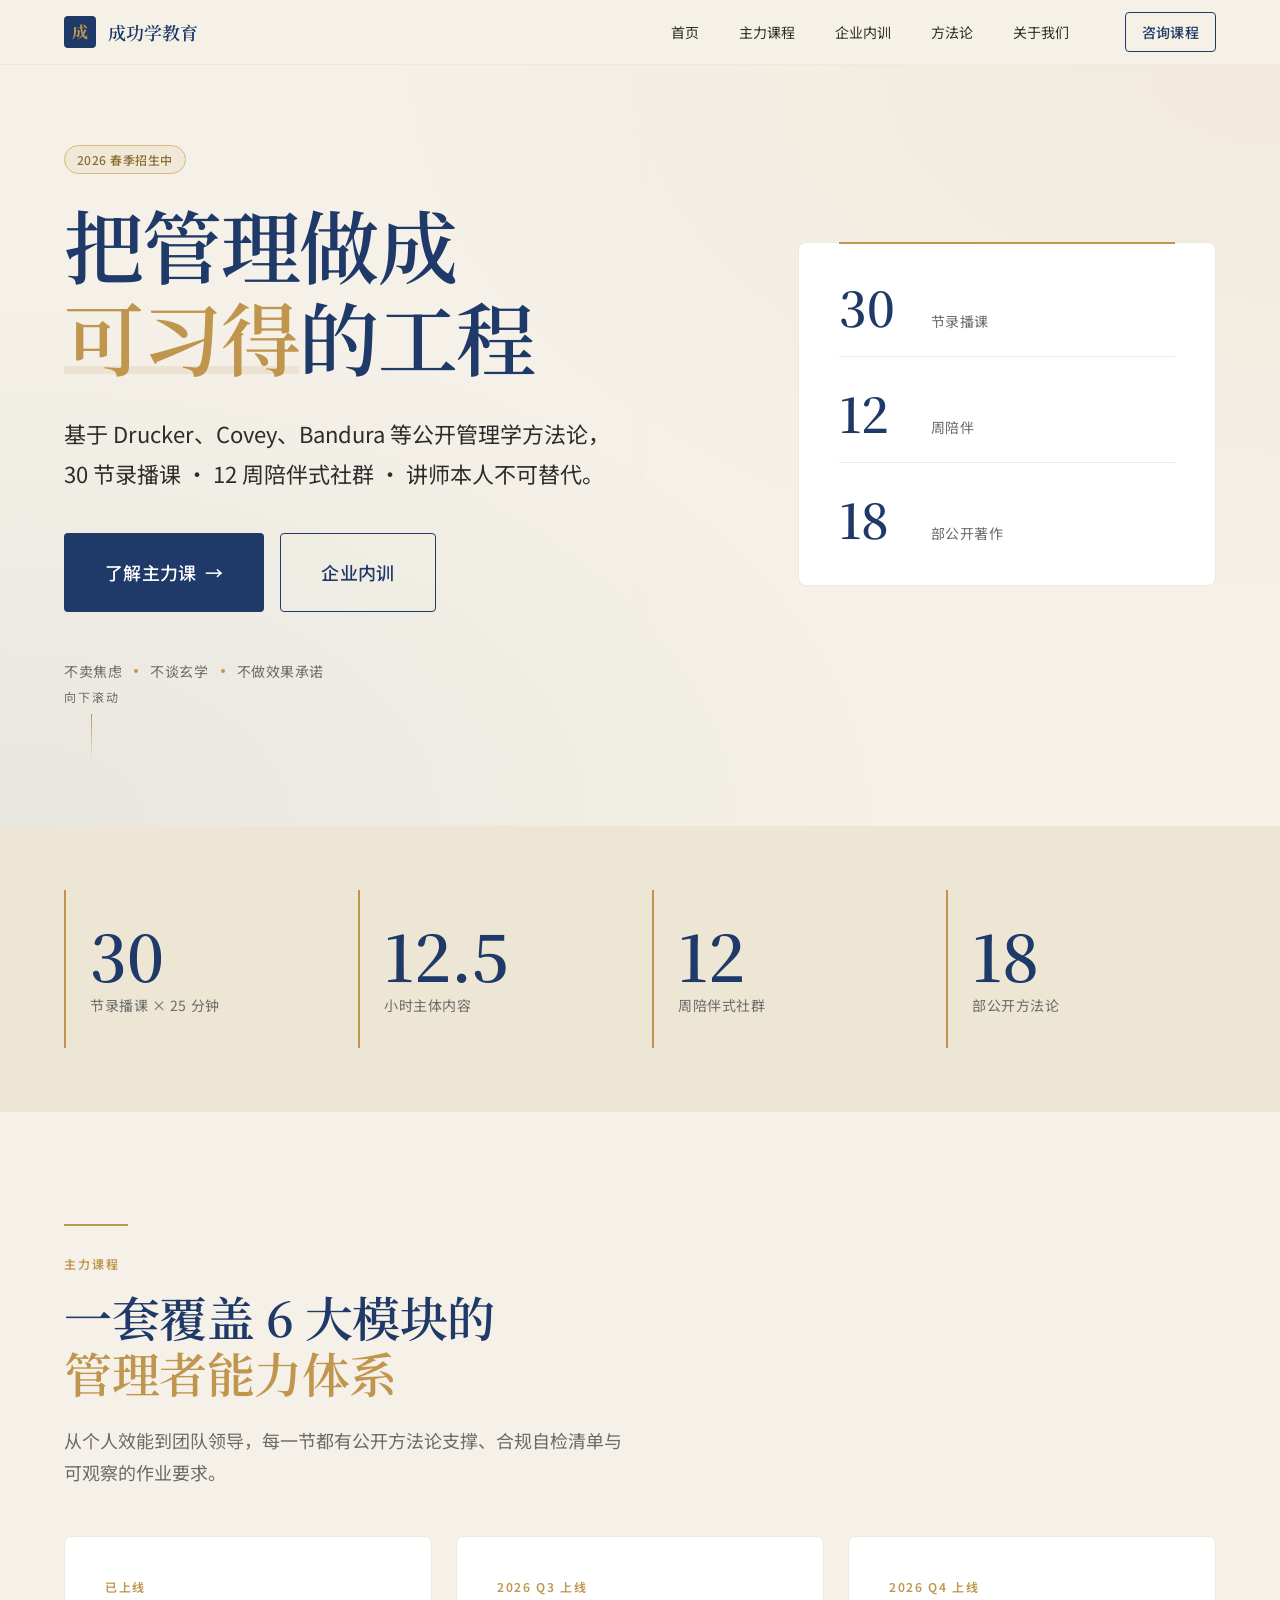
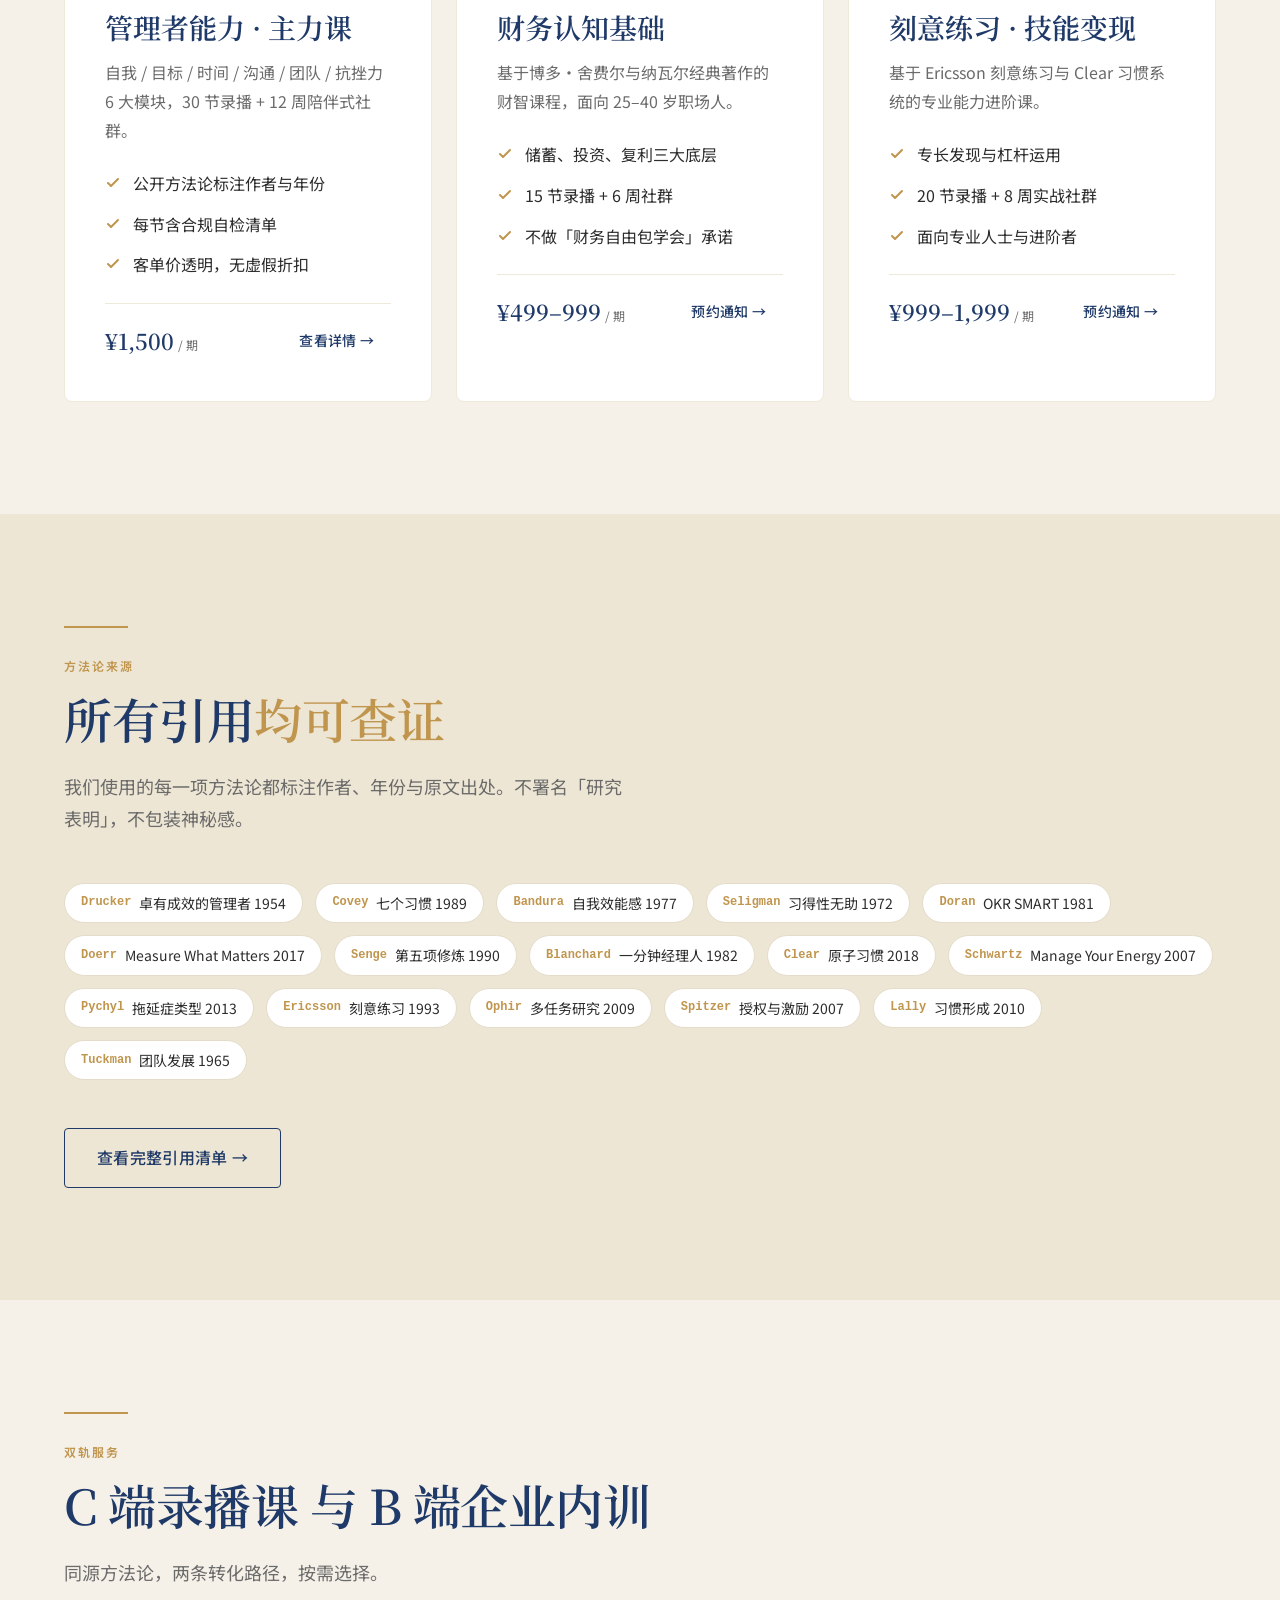
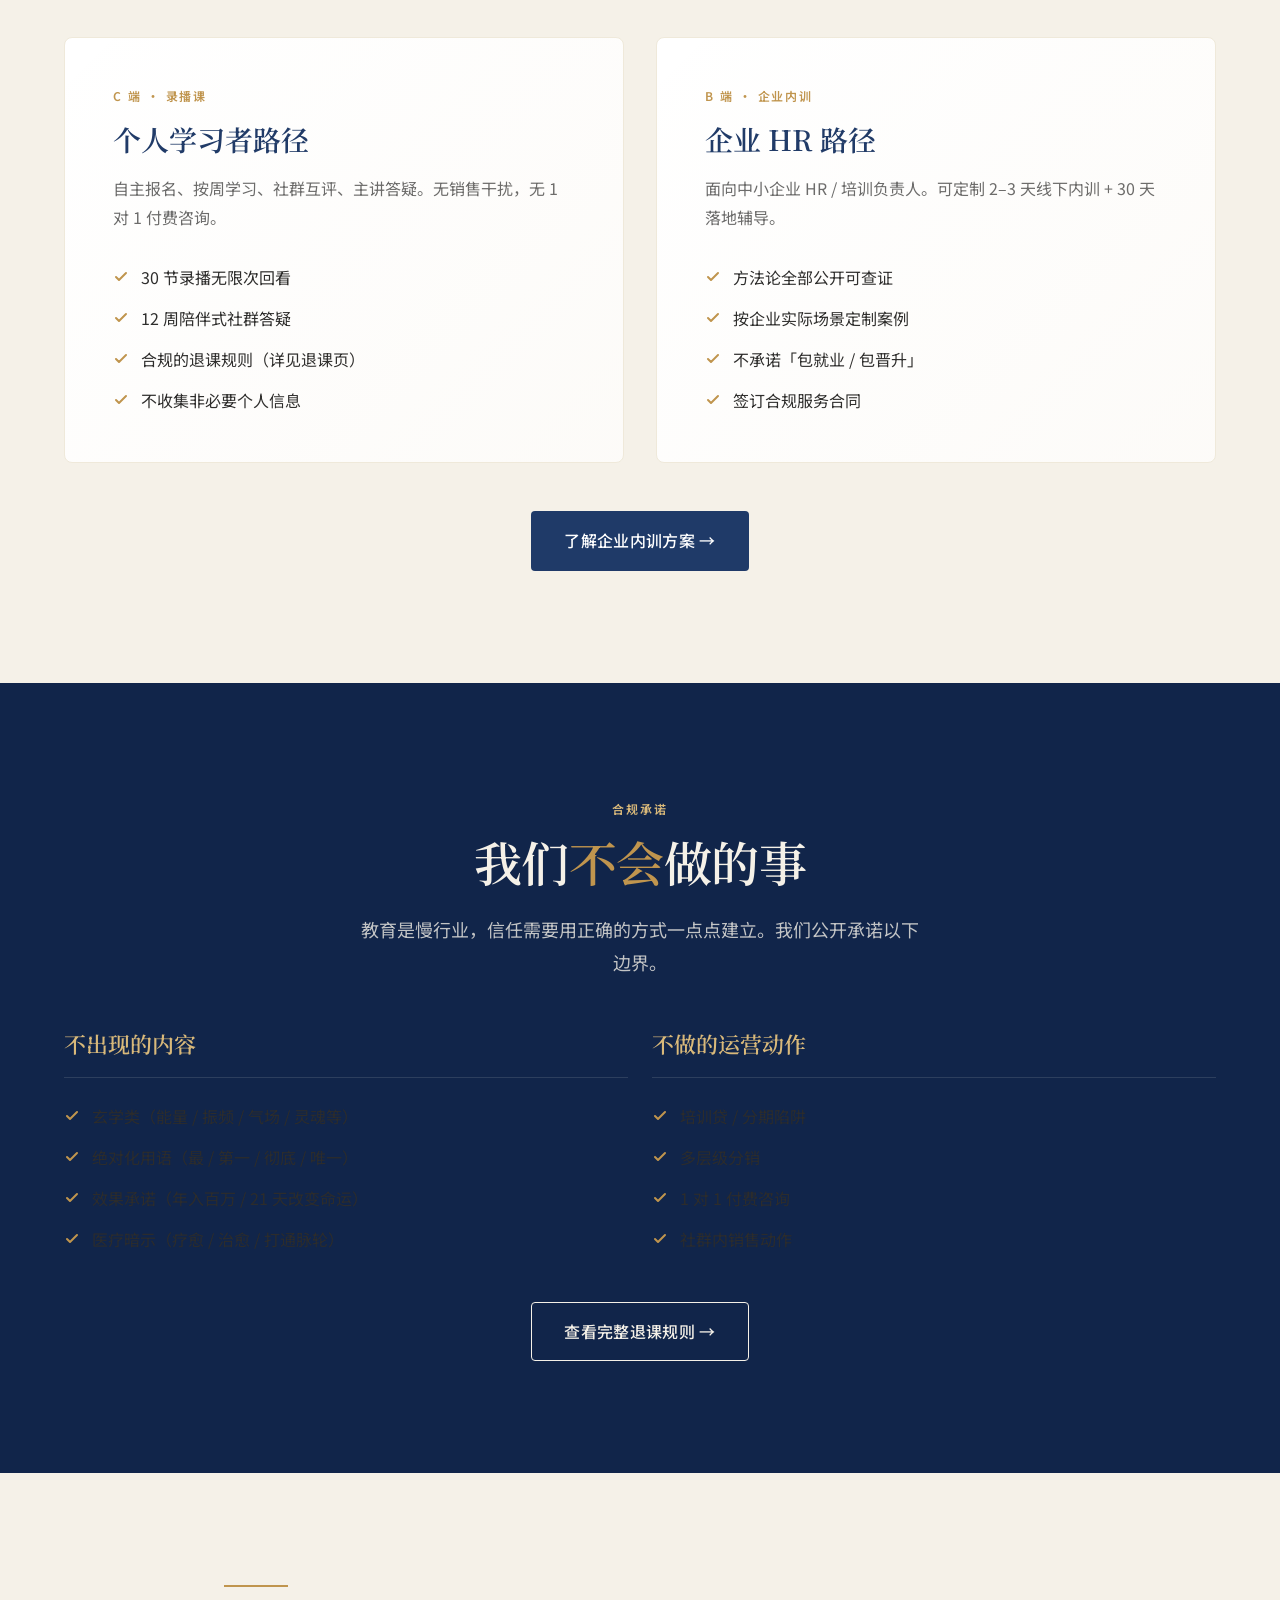
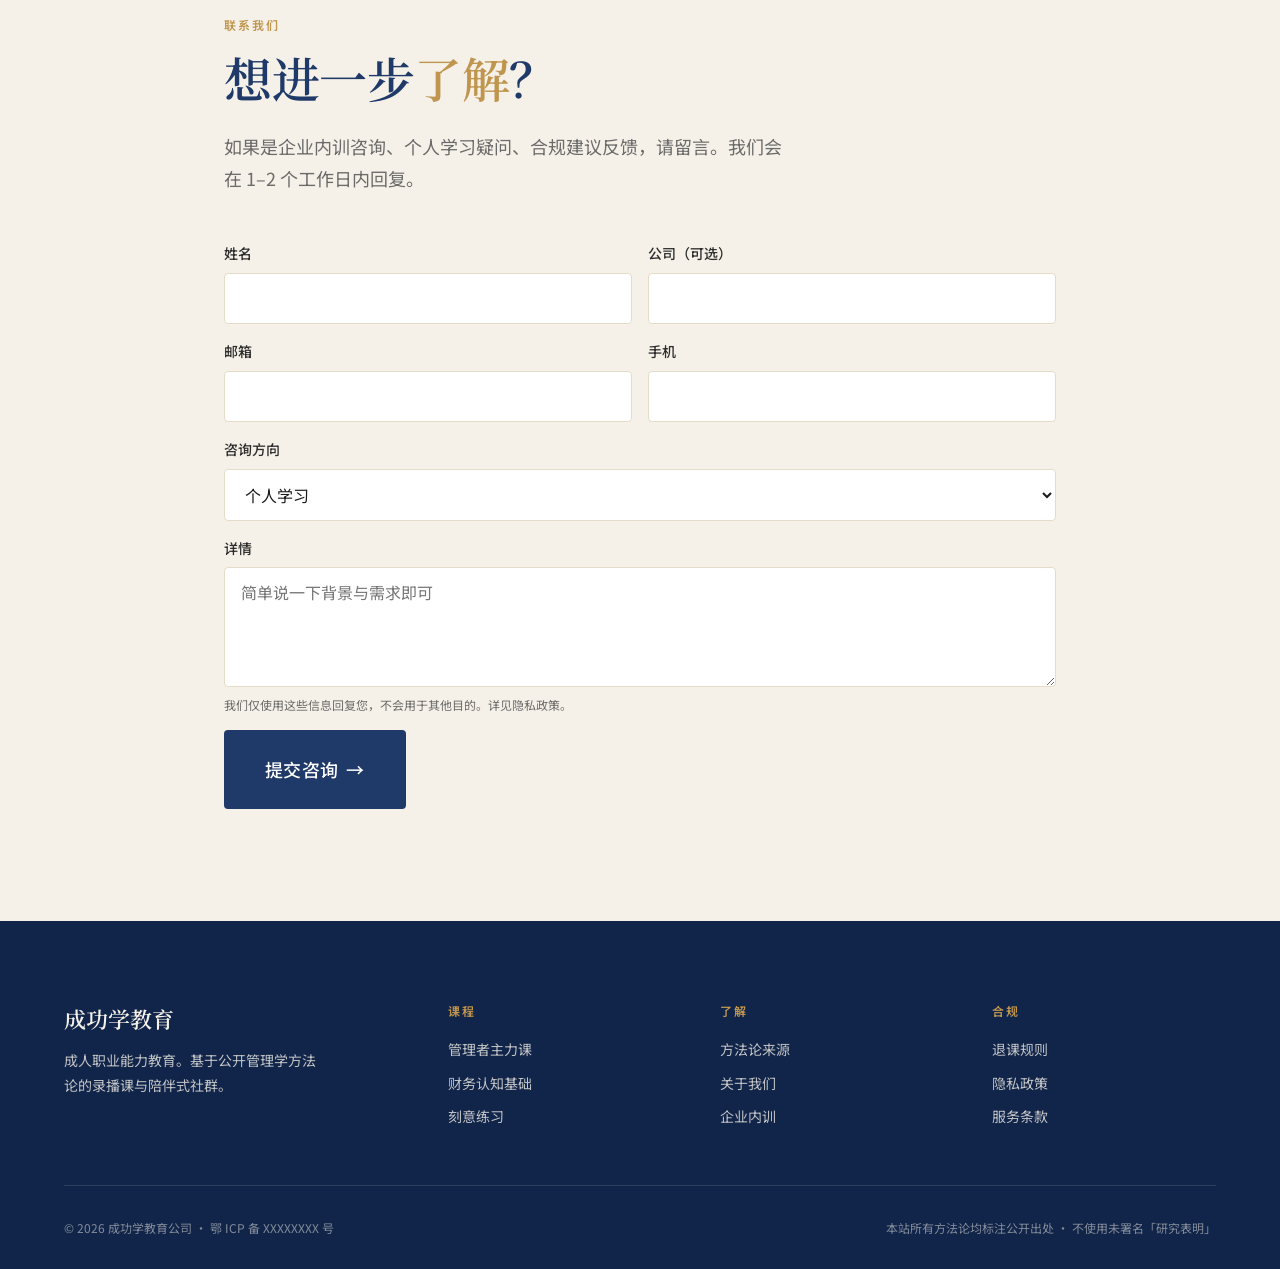
<file: index.html>
<!DOCTYPE html>
<html lang="zh-CN">
<head>
<meta charset="UTF-8">
<meta name="viewport" content="width=device-width, initial-scale=1, viewport-fit=cover">
<meta name="theme-color" content="#1F3A68">
<title>成功学教育公司 · 把管理做成可习得的工程</title>
<meta name="description" content="成人职业能力教育。基于 Drucker、Covey、Bandura 等公开管理学方法论的录播课与陪伴式社群。不卖焦虑、不谈玄学、不做效果承诺。">
<meta name="keywords" content="管理培训,OKR,目标管理,领导力,时间管理,成人职业能力">
<link rel="canonical" href="https://huangwei361.github.io/success-edu1-web/">
<meta property="og:type" content="website">
<meta property="og:title" content="成功学教育公司 · 把管理做成可习得的工程">
<meta property="og:description" content="成人职业能力教育 · 基于公开管理学方法论">
<meta property="og:locale" content="zh_CN">
<meta name="twitter:card" content="summary_large_image">

<!-- 字体 —— 异步加载，避免阻塞渲染 -->
<link rel="preconnect" href="https://fonts.googleapis.com">
<link rel="preconnect" href="https://fonts.gstatic.com" crossorigin>
<link rel="stylesheet" href="https://fonts.googleapis.com/css2?family=Noto+Sans+SC:wght@400;500;600;700&family=Noto+Serif+SC:wght@400;500;600;700&display=swap" media="print" onload="this.media='all'">

<link rel="stylesheet" href="assets/css/reset.css?v=202609091749">
<link rel="stylesheet" href="assets/css/tokens.css?v=202609091749">
<link rel="stylesheet" href="assets/css/layout.css?v=202609091749">
<link rel="stylesheet" href="assets/css/components.css?v=202609091749">
<link rel="stylesheet" href="assets/css/pages.css?v=202609091749">

<!-- 结构化数据 -->
<script type="application/ld+json">
{
  "@context": "https://schema.org",
  "@type": "EducationalOrganization",
  "name": "成功学教育公司",
  "url": "https://huangwei361.github.io/success-edu1-web/",
  "description": "成人职业能力教育。基于公开管理学方法论的录播课与陪伴式社群。",
  "sameAs": []
}
</script>

  <!-- cache-busting: 解决微信内置浏览器强制缓存 -->
  <meta http-equiv="Cache-Control" content="no-cache, no-store, must-revalidate" />
  <meta http-equiv="Pragma" content="no-cache" />
  <meta http-equiv="Expires" content="0" />
</head>
<body>

<!-- ============================================================
     导航
     ============================================================ -->
<div class="nav-backdrop" id="navBackdrop" aria-hidden="true"></div>

<nav class="nav" aria-label="主导航">
  <div class="container nav__inner">
    <a href="./" class="nav__brand" aria-label="返回首页">
      <span class="nav__logo">成</span>
      <span>成功学教育</span>
    </a>

    <button class="nav__toggle" id="navToggle" aria-label="切换菜单" aria-expanded="false">
      <span></span><span></span><span></span>
    </button>

    <ul class="nav__menu" id="navMenu">
      <li><a class="nav__link nav__link--active" href="./">首页</a></li>
      <li><a class="nav__link" href="courses/manager-core.html">主力课程</a></li>
      <li><a class="nav__link" href="for-enterprise.html">企业内训</a></li>
      <li><a class="nav__link" href="methodology.html">方法论</a></li>
      <li><a class="nav__link" href="about.html">关于我们</a></li>
      <li><a class="btn btn--outline btn--sm nav__cta" href="#contact">咨询课程</a></li>
    </ul>
  </div>
</nav>

<main>

<!-- ============================================================
     首屏
     ============================================================ -->
<section class="hero">
  <div class="container">
    <div class="hero__inner">
      <div class="hero__content reveal">
        <div class="badge badge--accent" style="margin-bottom: var(--sp-5);">2026 春季招生中</div>
        <h1 class="hero__title">
          把管理做成<br>
          <em>可习得</em>的工程
        </h1>
        <p class="hero__lead">
          基于 Drucker、Covey、Bandura 等公开管理学方法论，<br>
          30 节录播课 · 12 周陪伴式社群 · 讲师本人不可替代。
        </p>
        <div class="hero__actions">
          <a class="btn btn--primary btn--lg" href="courses/manager-core.html">
            了解主力课 <span class="arrow">→</span>
          </a>
          <a class="btn btn--outline btn--lg" href="for-enterprise.html">
            企业内训
          </a>
        </div>
        <div class="hero__trust">
          <span class="hero__trust-label">不卖焦虑</span>
          <span class="hero__trust-dot"></span>
          <span class="hero__trust-label">不谈玄学</span>
          <span class="hero__trust-dot"></span>
          <span class="hero__trust-label">不做效果承诺</span>
        </div>
      </div>

      <aside class="hero__meta reveal" aria-hidden="true">
        <div class="hero__meta-item">
          <span class="hero__meta-num">30</span>
          <span class="hero__meta-label">节录播课</span>
        </div>
        <div class="hero__meta-item">
          <span class="hero__meta-num">12</span>
          <span class="hero__meta-label">周陪伴</span>
        </div>
        <div class="hero__meta-item">
          <span class="hero__meta-num">18</span>
          <span class="hero__meta-label">部公开著作</span>
        </div>
      </aside>
    </div>

    <div class="scroll-hint" aria-hidden="true">
      <span>向下滚动</span>
      <span class="scroll-hint__line"></span>
    </div>
  </div>
</section>

<!-- ============================================================
     数字区
     ============================================================ -->
<section class="section section--tight section--soft">
  <div class="container">
    <div class="grid grid--4 reveal">
      <div class="stat">
        <div class="stat__num">30</div>
        <div class="stat__label">节录播课 × 25 分钟</div>
      </div>
      <div class="stat">
        <div class="stat__num">12.5</div>
        <div class="stat__label">小时主体内容</div>
      </div>
      <div class="stat">
        <div class="stat__num">12</div>
        <div class="stat__label">周陪伴式社群</div>
      </div>
      <div class="stat">
        <div class="stat__num">18</div>
        <div class="stat__label">部公开方法论</div>
      </div>
    </div>
  </div>
</section>

<!-- ============================================================
     主力课程
     ============================================================ -->
<section class="section">
  <div class="container">
    <div class="reveal">
      <div class="gold-line"></div>
      <span class="section__eyebrow">主力课程</span>
      <h2 class="section__title">一套覆盖 6 大模块的<br><em>管理者能力体系</em></h2>
      <p class="section__lead">从个人效能到团队领导，每一节都有公开方法论支撑、合规自检清单与可观察的作业要求。</p>
    </div>

    <div class="grid grid--3 reveal">
      <!-- 主力课 -->
      <article class="card card--featured">
        <div class="card__eyebrow">已上线</div>
        <h3 class="card__title">管理者能力 · 主力课</h3>
        <p class="card__desc">自我 / 目标 / 时间 / 沟通 / 团队 / 抗挫力 6 大模块，30 节录播 + 12 周陪伴式社群。</p>
        <ul class="check-list" style="margin-bottom: var(--sp-5);">
          <li>公开方法论标注作者与年份</li>
          <li>每节含合规自检清单</li>
          <li>客单价透明，无虚假折扣</li>
        </ul>
        <div class="card__footer">
          <div class="card__price">¥1,500<small>/ 期</small></div>
          <a class="btn btn--ghost btn--sm" href="courses/manager-core.html">查看详情 →</a>
        </div>
      </article>

      <!-- 财务认知 -->
      <article class="card">
        <div class="card__eyebrow">2026 Q3 上线</div>
        <h3 class="card__title">财务认知基础</h3>
        <p class="card__desc">基于博多·舍费尔与纳瓦尔经典著作的财智课程，面向 25–40 岁职场人。</p>
        <ul class="check-list" style="margin-bottom: var(--sp-5);">
          <li>储蓄、投资、复利三大底层</li>
          <li>15 节录播 + 6 周社群</li>
          <li>不做「财务自由包学会」承诺</li>
        </ul>
        <div class="card__footer">
          <div class="card__price">¥499–999<small>/ 期</small></div>
          <a class="btn btn--ghost btn--sm" href="#contact">预约通知 →</a>
        </div>
      </article>

      <!-- 刻意练习 -->
      <article class="card">
        <div class="card__eyebrow">2026 Q4 上线</div>
        <h3 class="card__title">刻意练习 · 技能变现</h3>
        <p class="card__desc">基于 Ericsson 刻意练习与 Clear 习惯系统的专业能力进阶课。</p>
        <ul class="check-list" style="margin-bottom: var(--sp-5);">
          <li>专长发现与杠杆运用</li>
          <li>20 节录播 + 8 周实战社群</li>
          <li>面向专业人士与进阶者</li>
        </ul>
        <div class="card__footer">
          <div class="card__price">¥999–1,999<small>/ 期</small></div>
          <a class="btn btn--ghost btn--sm" href="#contact">预约通知 →</a>
        </div>
      </article>
    </div>
  </div>
</section>

<!-- ============================================================
     方法论来源
     ============================================================ -->
<section class="section section--soft">
  <div class="container">
    <div class="reveal">
      <div class="gold-line"></div>
      <span class="section__eyebrow">方法论来源</span>
      <h2 class="section__title">所有引用<em>均可查证</em></h2>
      <p class="section__lead">我们使用的每一项方法论都标注作者、年份与原文出处。不署名「研究表明」，不包装神秘感。</p>
    </div>

    <div class="method-grid reveal">
      <span class="module-chip"><span class="module-chip__code">Drucker</span> 卓有成效的管理者 1954</span>
      <span class="module-chip"><span class="module-chip__code">Covey</span> 七个习惯 1989</span>
      <span class="module-chip"><span class="module-chip__code">Bandura</span> 自我效能感 1977</span>
      <span class="module-chip"><span class="module-chip__code">Seligman</span> 习得性无助 1972</span>
      <span class="module-chip"><span class="module-chip__code">Doran</span> OKR SMART 1981</span>
      <span class="module-chip"><span class="module-chip__code">Doerr</span> Measure What Matters 2017</span>
      <span class="module-chip"><span class="module-chip__code">Senge</span> 第五项修炼 1990</span>
      <span class="module-chip"><span class="module-chip__code">Blanchard</span> 一分钟经理人 1982</span>
      <span class="module-chip"><span class="module-chip__code">Clear</span> 原子习惯 2018</span>
      <span class="module-chip"><span class="module-chip__code">Schwartz</span> Manage Your Energy 2007</span>
      <span class="module-chip"><span class="module-chip__code">Pychyl</span> 拖延症类型 2013</span>
      <span class="module-chip"><span class="module-chip__code">Ericsson</span> 刻意练习 1993</span>
      <span class="module-chip"><span class="module-chip__code">Ophir</span> 多任务研究 2009</span>
      <span class="module-chip"><span class="module-chip__code">Spitzer</span> 授权与激励 2007</span>
      <span class="module-chip"><span class="module-chip__code">Lally</span> 习惯形成 2010</span>
      <span class="module-chip"><span class="module-chip__code">Tuckman</span> 团队发展 1965</span>
    </div>

    <div class="reveal" style="margin-top: var(--sp-8);">
      <a href="methodology.html" class="btn btn--outline">查看完整引用清单 →</a>
    </div>
  </div>
</section>

<!-- ============================================================
     双轨转化
     ============================================================ -->
<section class="section">
  <div class="container">
    <div class="reveal">
      <div class="gold-line"></div>
      <span class="section__eyebrow">双轨服务</span>
      <h2 class="section__title">C 端录播课 与 B 端企业内训</h2>
      <p class="section__lead">同源方法论，两条转化路径，按需选择。</p>
    </div>

    <div class="dual-path reveal">
      <div class="dual-path__card">
        <div class="dual-path__label">C 端 · 录播课</div>
        <h3 class="dual-path__title">个人学习者路径</h3>
        <p class="dual-path__desc">自主报名、按周学习、社群互评、主讲答疑。无销售干扰，无 1 对 1 付费咨询。</p>
        <ul class="check-list">
          <li>30 节录播无限次回看</li>
          <li>12 周陪伴式社群答疑</li>
          <li>合规的退课规则（详见退课页）</li>
          <li>不收集非必要个人信息</li>
        </ul>
      </div>

      <div class="dual-path__card">
        <div class="dual-path__label">B 端 · 企业内训</div>
        <h3 class="dual-path__title">企业 HR 路径</h3>
        <p class="dual-path__desc">面向中小企业 HR / 培训负责人。可定制 2–3 天线下内训 + 30 天落地辅导。</p>
        <ul class="check-list">
          <li>方法论全部公开可查证</li>
          <li>按企业实际场景定制案例</li>
          <li>不承诺「包就业 / 包晋升」</li>
          <li>签订合规服务合同</li>
        </ul>
      </div>
    </div>

    <div style="text-align: center; margin-top: var(--sp-8);" class="reveal">
      <a class="btn btn--primary" href="for-enterprise.html">了解企业内训方案 →</a>
    </div>
  </div>
</section>

<!-- ============================================================
     合规承诺
     ============================================================ -->
<section class="section section--dark">
  <div class="container">
    <div class="reveal" style="text-align: center; max-width: 720px; margin: 0 auto;">
      <span class="section__eyebrow" style="color: var(--accent-soft);">合规承诺</span>
      <h2 class="section__title section__title--light">我们<em>不会</em>做的事</h2>
      <p class="section__lead section__lead--light" style="margin-left: auto; margin-right: auto;">教育是慢行业，信任需要用正确的方式一点点建立。我们公开承诺以下边界。</p>
    </div>

    <div class="grid grid--2 reveal" style="margin-top: var(--sp-8);">
      <div class="compliance-item">
        <div class="compliance-item__title">不出现的内容</div>
        <ul class="check-list" style="color: rgba(245,241,232,0.85);">
          <li>玄学类（能量 / 振频 / 气场 / 灵魂等）</li>
          <li>绝对化用语（最 / 第一 / 彻底 / 唯一）</li>
          <li>效果承诺（年入百万 / 21 天改变命运）</li>
          <li>医疗暗示（疗愈 / 治愈 / 打通脉轮）</li>
        </ul>
      </div>
      <div class="compliance-item">
        <div class="compliance-item__title">不做的运营动作</div>
        <ul class="check-list" style="color: rgba(245,241,232,0.85);">
          <li>培训贷 / 分期陷阱</li>
          <li>多层级分销</li>
          <li>1 对 1 付费咨询</li>
          <li>社群内销售动作</li>
        </ul>
      </div>
    </div>

    <div style="text-align: center; margin-top: var(--sp-8);" class="reveal">
      <a href="legal/refund.html" class="btn btn--outline" style="color: var(--surface); border-color: var(--surface);">查看完整退课规则 →</a>
    </div>
  </div>
</section>

<!-- ============================================================
     联系 / 咨询
     ============================================================ -->
<section class="section" id="contact">
  <div class="container container--narrow">
    <div class="reveal">
      <div class="gold-line"></div>
      <span class="section__eyebrow">联系我们</span>
      <h2 class="section__title">想进一步<em>了解</em>？</h2>
      <p class="section__lead">如果是企业内训咨询、个人学习疑问、合规建议反馈，请留言。我们会在 1–2 个工作日内回复。</p>
    </div>

    <form class="form reveal" style="margin-top: var(--sp-7);" onsubmit="event.preventDefault(); alert('表单已收到（演示版未接入后端）。');">
      <div class="form__row">
        <div class="form__field">
          <label class="form__label" for="name">姓名</label>
          <input class="form__input" type="text" id="name" name="name" required>
        </div>
        <div class="form__field">
          <label class="form__label" for="company">公司（可选）</label>
          <input class="form__input" type="text" id="company" name="company">
        </div>
      </div>
      <div class="form__row">
        <div class="form__field">
          <label class="form__label" for="email">邮箱</label>
          <input class="form__input" type="email" id="email" name="email" required>
        </div>
        <div class="form__field">
          <label class="form__label" for="phone">手机</label>
          <input class="form__input" type="tel" id="phone" name="phone">
        </div>
      </div>
      <div class="form__field">
        <label class="form__label" for="topic">咨询方向</label>
        <select class="form__select" id="topic" name="topic">
          <option>个人学习</option>
          <option>企业内训</option>
          <option>合作 / 渠道</option>
          <option>合规建议反馈</option>
        </select>
      </div>
      <div class="form__field">
        <label class="form__label" for="message">详情</label>
        <textarea class="form__textarea" id="message" name="message" placeholder="简单说一下背景与需求即可"></textarea>
        <span class="form__hint">我们仅使用这些信息回复您，不会用于其他目的。详见隐私政策。</span>
      </div>
      <div>
        <button class="btn btn--primary btn--lg" type="submit">提交咨询 <span class="arrow">→</span></button>
      </div>
    </form>
  </div>
</section>

</main>

<!-- ============================================================
     页脚
     ============================================================ -->
<footer class="footer">
  <div class="container">
    <div class="footer__top">
      <div class="footer__brand-col">
        <div class="footer__brand">成功学教育</div>
        <p class="footer__desc">成人职业能力教育。基于公开管理学方法论的录播课与陪伴式社群。</p>
      </div>
      <div class="footer__col">
        <h4>课程</h4>
        <ul>
          <li><a href="courses/manager-core.html">管理者主力课</a></li>
          <li><a href="#">财务认知基础</a></li>
          <li><a href="#">刻意练习</a></li>
        </ul>
      </div>
      <div class="footer__col">
        <h4>了解</h4>
        <ul>
          <li><a href="methodology.html">方法论来源</a></li>
          <li><a href="about.html">关于我们</a></li>
          <li><a href="for-enterprise.html">企业内训</a></li>
        </ul>
      </div>
      <div class="footer__col">
        <h4>合规</h4>
        <ul>
          <li><a href="legal/refund.html">退课规则</a></li>
          <li><a href="#">隐私政策</a></li>
          <li><a href="#">服务条款</a></li>
        </ul>
      </div>
    </div>
    <div class="footer__bottom">
      <span>© 2026 成功学教育公司 · 鄂 ICP 备 XXXXXXXX 号</span>
      <span>本站所有方法论均标注公开出处 · 不使用未署名「研究表明」</span>
    </div>
  </div>
</footer>

<script src="assets/js/main.js?v=202609091749" defer></script>
</body>
</html>
</file>
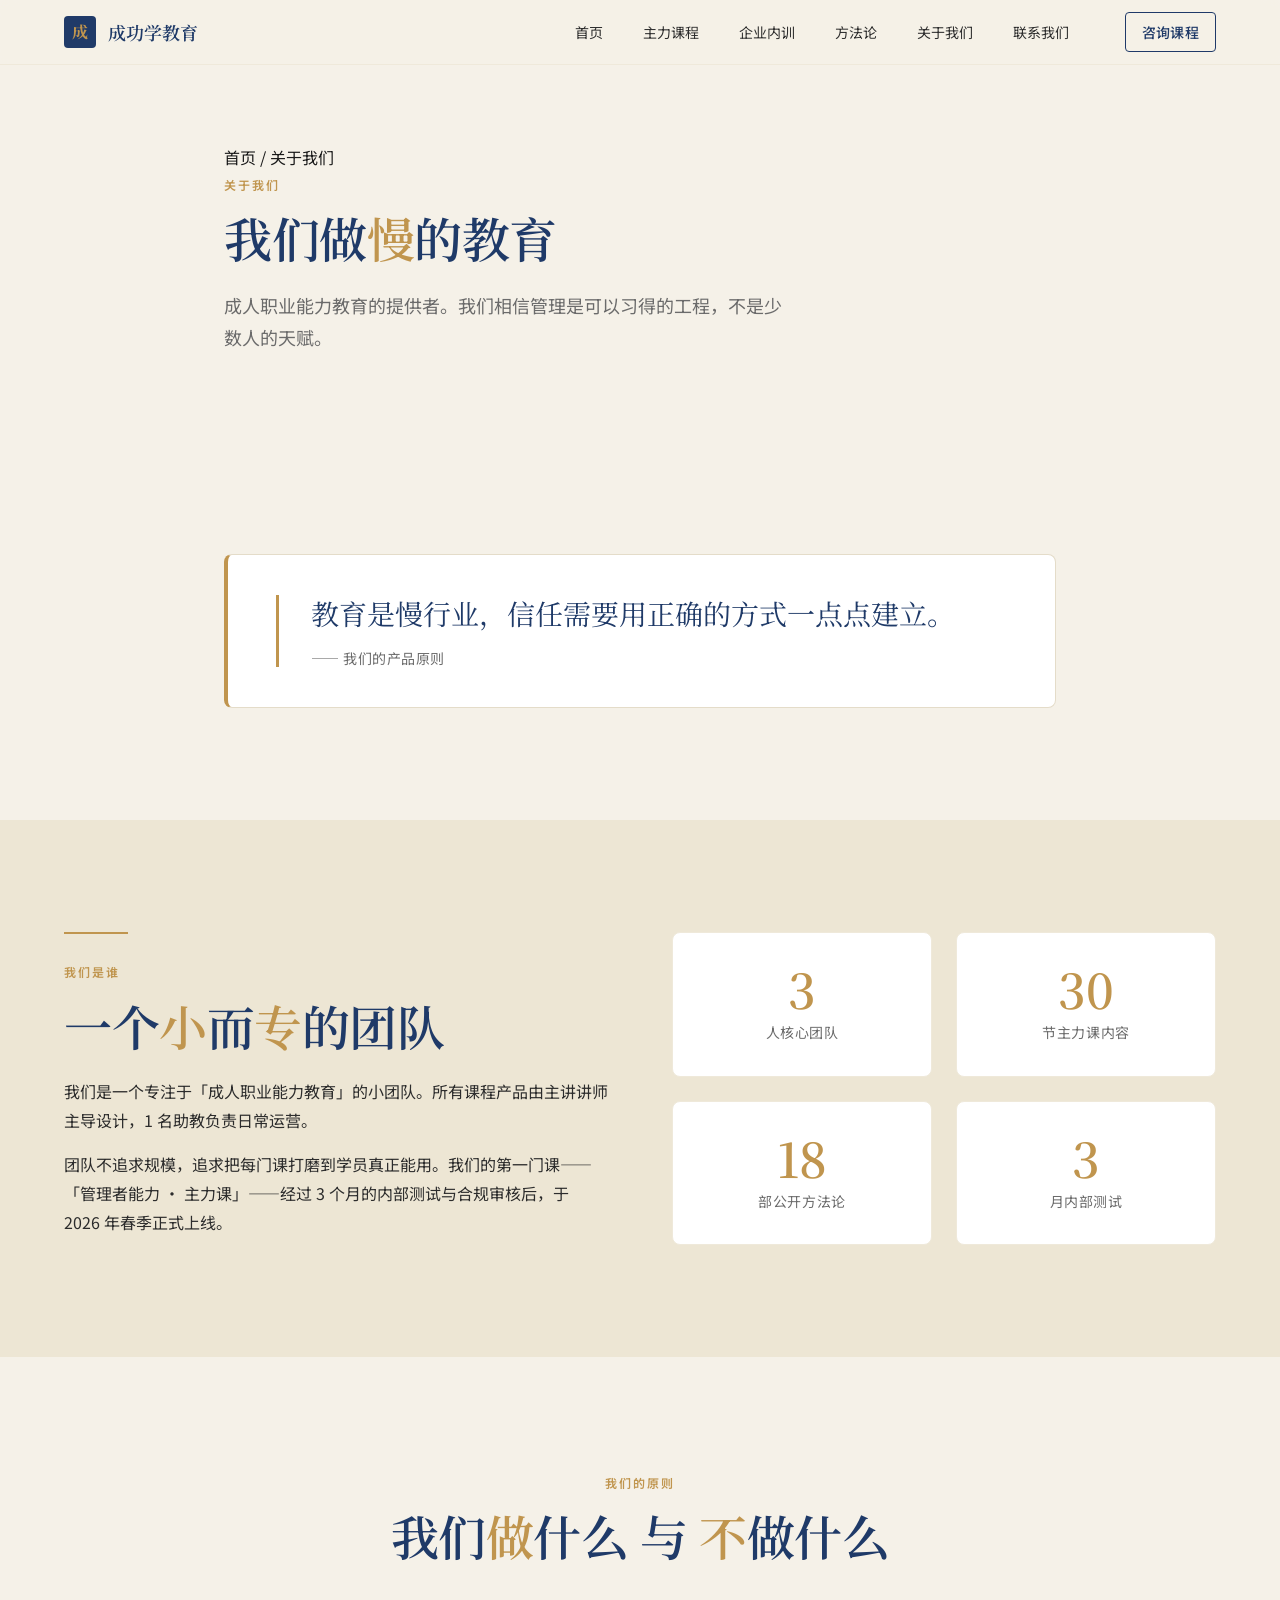
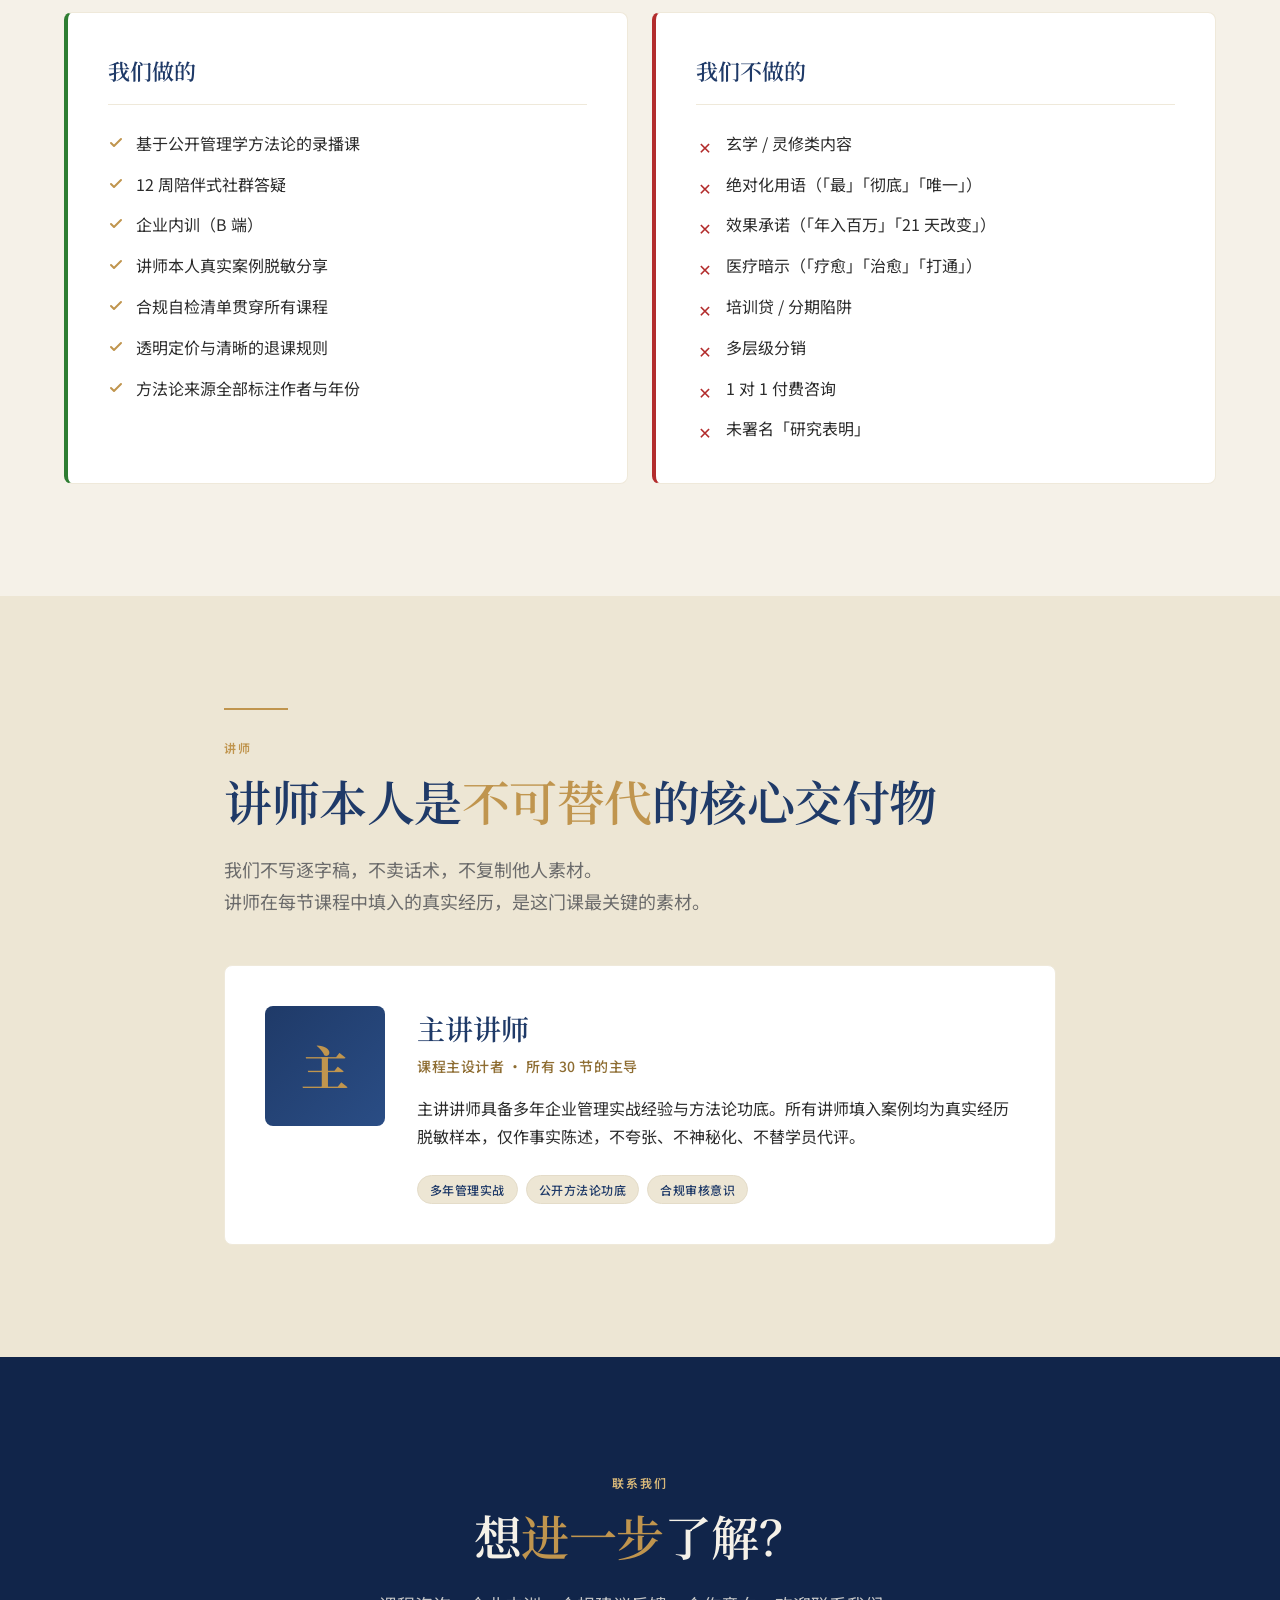
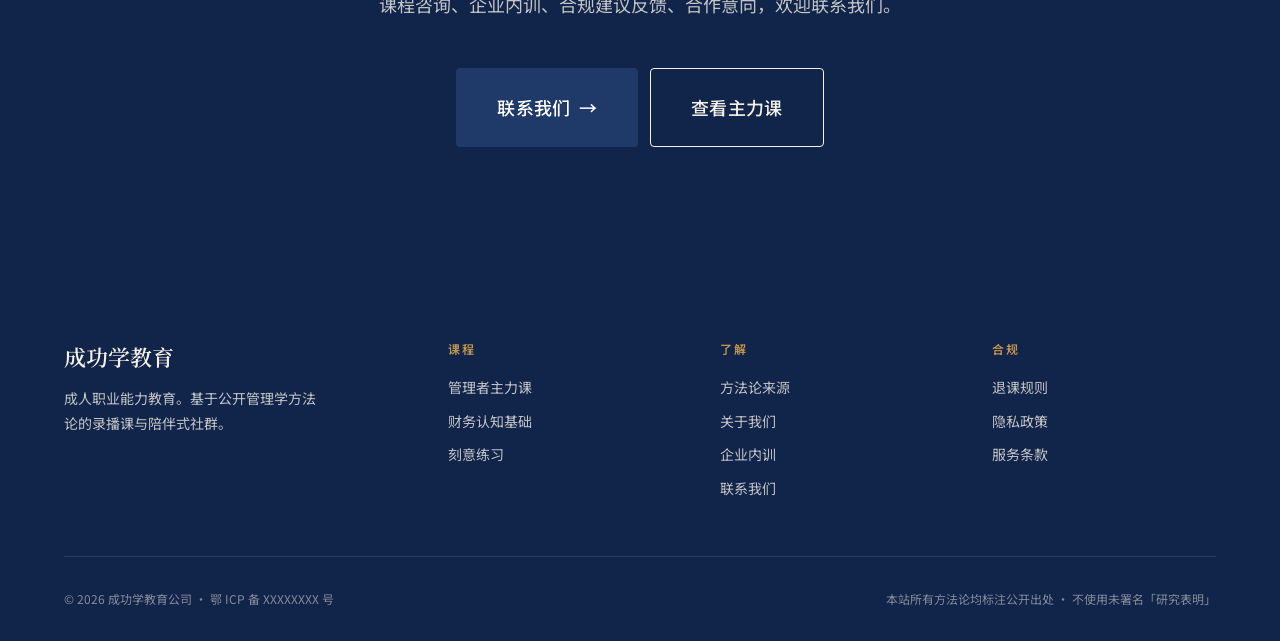
<file: about.html>
<!DOCTYPE html>
<html lang="zh-CN">
<head>
<meta charset="UTF-8">
<meta name="viewport" content="width=device-width, initial-scale=1, viewport-fit=cover">
<meta name="theme-color" content="#1F3A68">
<title>关于我们｜成功学教育公司</title>
<meta name="description" content="我们是谁，为什么做这件事，我们不做什么。">
<link rel="canonical" href="https://huangwei361.github.io/success-edu1-web/about.html">
<link rel="preconnect" href="https://fonts.googleapis.com">
<link rel="preconnect" href="https://fonts.gstatic.com" crossorigin>
<link rel="stylesheet" href="https://fonts.googleapis.com/css2?family=Noto+Sans+SC:wght@400;500;600;700&family=Noto+Serif+SC:wght@400;500;600;700&display=swap" media="print" onload="this.media='all'">
<link rel="stylesheet" href="assets/css/reset.css?v=202609091749">
<link rel="stylesheet" href="assets/css/tokens.css?v=202609091749">
<link rel="stylesheet" href="assets/css/layout.css?v=202609091749">
<link rel="stylesheet" href="assets/css/components.css?v=202609091749">
<link rel="stylesheet" href="assets/css/pages.css?v=202609091749">
<link rel="stylesheet" href="assets/css/page-about.css?v=202609091749">

  <!-- cache-busting: 解决微信内置浏览器强制缓存 -->
  <meta http-equiv="Cache-Control" content="no-cache, no-store, must-revalidate" />
  <meta http-equiv="Pragma" content="no-cache" />
  <meta http-equiv="Expires" content="0" />
</head>
<body>

<div id="navMount"></div>

<main>

<section class="about-hero">
  <div class="container container--narrow">
    <div class="reveal">
      <div class="meth-hero__crumb">
        <a href="./">首页</a>
        <span>/</span>
        <span>关于我们</span>
      </div>
      <span class="section__eyebrow">关于我们</span>
      <h1 class="section__title">我们做<em>慢</em>的教育</h1>
      <p class="section__lead">
        成人职业能力教育的提供者。我们相信管理是可以习得的工程，不是少数人的天赋。
      </p>
    </div>
  </div>
</section>

<section class="section">
  <div class="container container--narrow">
    <div class="about-quote reveal">
      <div class="quote">
        教育是慢行业，信任需要用正确的方式一点点建立。
        <div class="quote__author">—— 我们的产品原则</div>
      </div>
    </div>
  </div>
</section>

<section class="section section--soft">
  <div class="container">
    <div class="grid grid--2" style="gap: var(--sp-10);">
      <div class="reveal">
        <div class="gold-line"></div>
        <span class="section__eyebrow">我们是谁</span>
        <h2 class="section__title">一个<em>小</em>而<em>专</em>的团队</h2>
        <p style="color: var(--ink-soft); line-height: var(--lh-relaxed);">
          我们是一个专注于「成人职业能力教育」的小团队。所有课程产品由主讲讲师主导设计，1 名助教负责日常运营。
        </p>
        <p style="color: var(--ink-soft); line-height: var(--lh-relaxed); margin-top: var(--sp-4);">
          团队不追求规模，追求把每门课打磨到学员真正能用。我们的第一门课——「管理者能力 · 主力课」——经过 3 个月的内部测试与合规审核后，于 2026 年春季正式上线。
        </p>
      </div>

      <div class="reveal">
        <div class="about-facts">
          <div class="about-fact">
            <div class="about-fact__num">3</div>
            <div class="about-fact__label">人核心团队</div>
          </div>
          <div class="about-fact">
            <div class="about-fact__num">30</div>
            <div class="about-fact__label">节主力课内容</div>
          </div>
          <div class="about-fact">
            <div class="about-fact__num">18</div>
            <div class="about-fact__label">部公开方法论</div>
          </div>
          <div class="about-fact">
            <div class="about-fact__num">3</div>
            <div class="about-fact__label">月内部测试</div>
          </div>
        </div>
      </div>
    </div>
  </div>
</section>

<section class="section">
  <div class="container">
    <div class="reveal" style="text-align: center; max-width: 720px; margin: 0 auto var(--sp-8);">
      <span class="section__eyebrow">我们的原则</span>
      <h2 class="section__title">我们<em>做</em>什么 与 <em>不</em>做什么</h2>
    </div>

    <div class="grid grid--2 reveal">
      <div class="principle-block principle-block--do">
        <div class="principle-block__label">我们做的</div>
        <ul class="check-list" style="color: var(--ink-soft);">
          <li>基于公开管理学方法论的录播课</li>
          <li>12 周陪伴式社群答疑</li>
          <li>企业内训（B 端）</li>
          <li>讲师本人真实案例脱敏分享</li>
          <li>合规自检清单贯穿所有课程</li>
          <li>透明定价与清晰的退课规则</li>
          <li>方法论来源全部标注作者与年份</li>
        </ul>
      </div>
      <div class="principle-block principle-block--dont">
        <div class="principle-block__label">我们不做的</div>
        <ul class="deny-list" style="color: var(--ink-soft);">
          <li>玄学 / 灵修类内容</li>
          <li>绝对化用语（「最」「彻底」「唯一」）</li>
          <li>效果承诺（「年入百万」「21 天改变」）</li>
          <li>医疗暗示（「疗愈」「治愈」「打通」）</li>
          <li>培训贷 / 分期陷阱</li>
          <li>多层级分销</li>
          <li>1 对 1 付费咨询</li>
          <li>未署名「研究表明」</li>
        </ul>
      </div>
    </div>
  </div>
</section>

<section class="section section--soft">
  <div class="container container--narrow">
    <div class="reveal">
      <div class="gold-line"></div>
      <span class="section__eyebrow">讲师</span>
      <h2 class="section__title">讲师本人是<em>不可替代</em>的核心交付物</h2>
      <p class="section__lead">
        我们不写逐字稿，不卖话术，不复制他人素材。
        <br>讲师在每节课程中填入的真实经历，是这门课最关键的素材。
      </p>
    </div>

    <div class="instructor-card reveal">
      <div class="instructor-card__avatar">主</div>
      <div class="instructor-card__body">
        <h3 class="instructor-card__name">主讲讲师</h3>
        <p class="instructor-card__role">课程主设计者 · 所有 30 节的主导</p>
        <p class="instructor-card__bio">
          主讲讲师具备多年企业管理实战经验与方法论功底。所有讲师填入案例均为真实经历脱敏样本，仅作事实陈述，不夸张、不神秘化、不替学员代评。
        </p>
        <ul class="instructor-card__tags">
          <li class="badge">多年管理实战</li>
          <li class="badge">公开方法论功底</li>
          <li class="badge">合规审核意识</li>
        </ul>
      </div>
    </div>
  </div>
</section>

<section class="section section--dark">
  <div class="container container--narrow" style="text-align: center;">
    <div class="reveal">
      <span class="section__eyebrow" style="color: var(--accent-soft);">联系我们</span>
      <h2 class="section__title section__title--light">想<em>进一步</em>了解？</h2>
      <p class="section__lead section__lead--light" style="margin-left: auto; margin-right: auto;">课程咨询、企业内训、合规建议反馈、合作意向，欢迎联系我们。</p>
      <div style="display: flex; gap: var(--sp-3); justify-content: center; flex-wrap: wrap; margin-top: var(--sp-7);">
        <a class="btn btn--primary btn--lg" href="contact.html">联系我们 <span class="arrow">→</span></a>
        <a class="btn btn--outline btn--lg" style="color: var(--surface); border-color: var(--surface);" href="courses/manager-core.html">查看主力课</a>
      </div>
    </div>
  </div>
</section>

</main>

<div id="footerMount"></div>

<script src="assets/js/partials.js?v=202609091749" data-active="about"></script>
<script src="assets/js/main.js?v=202609091749" defer></script>
</body>
</html>
</file>
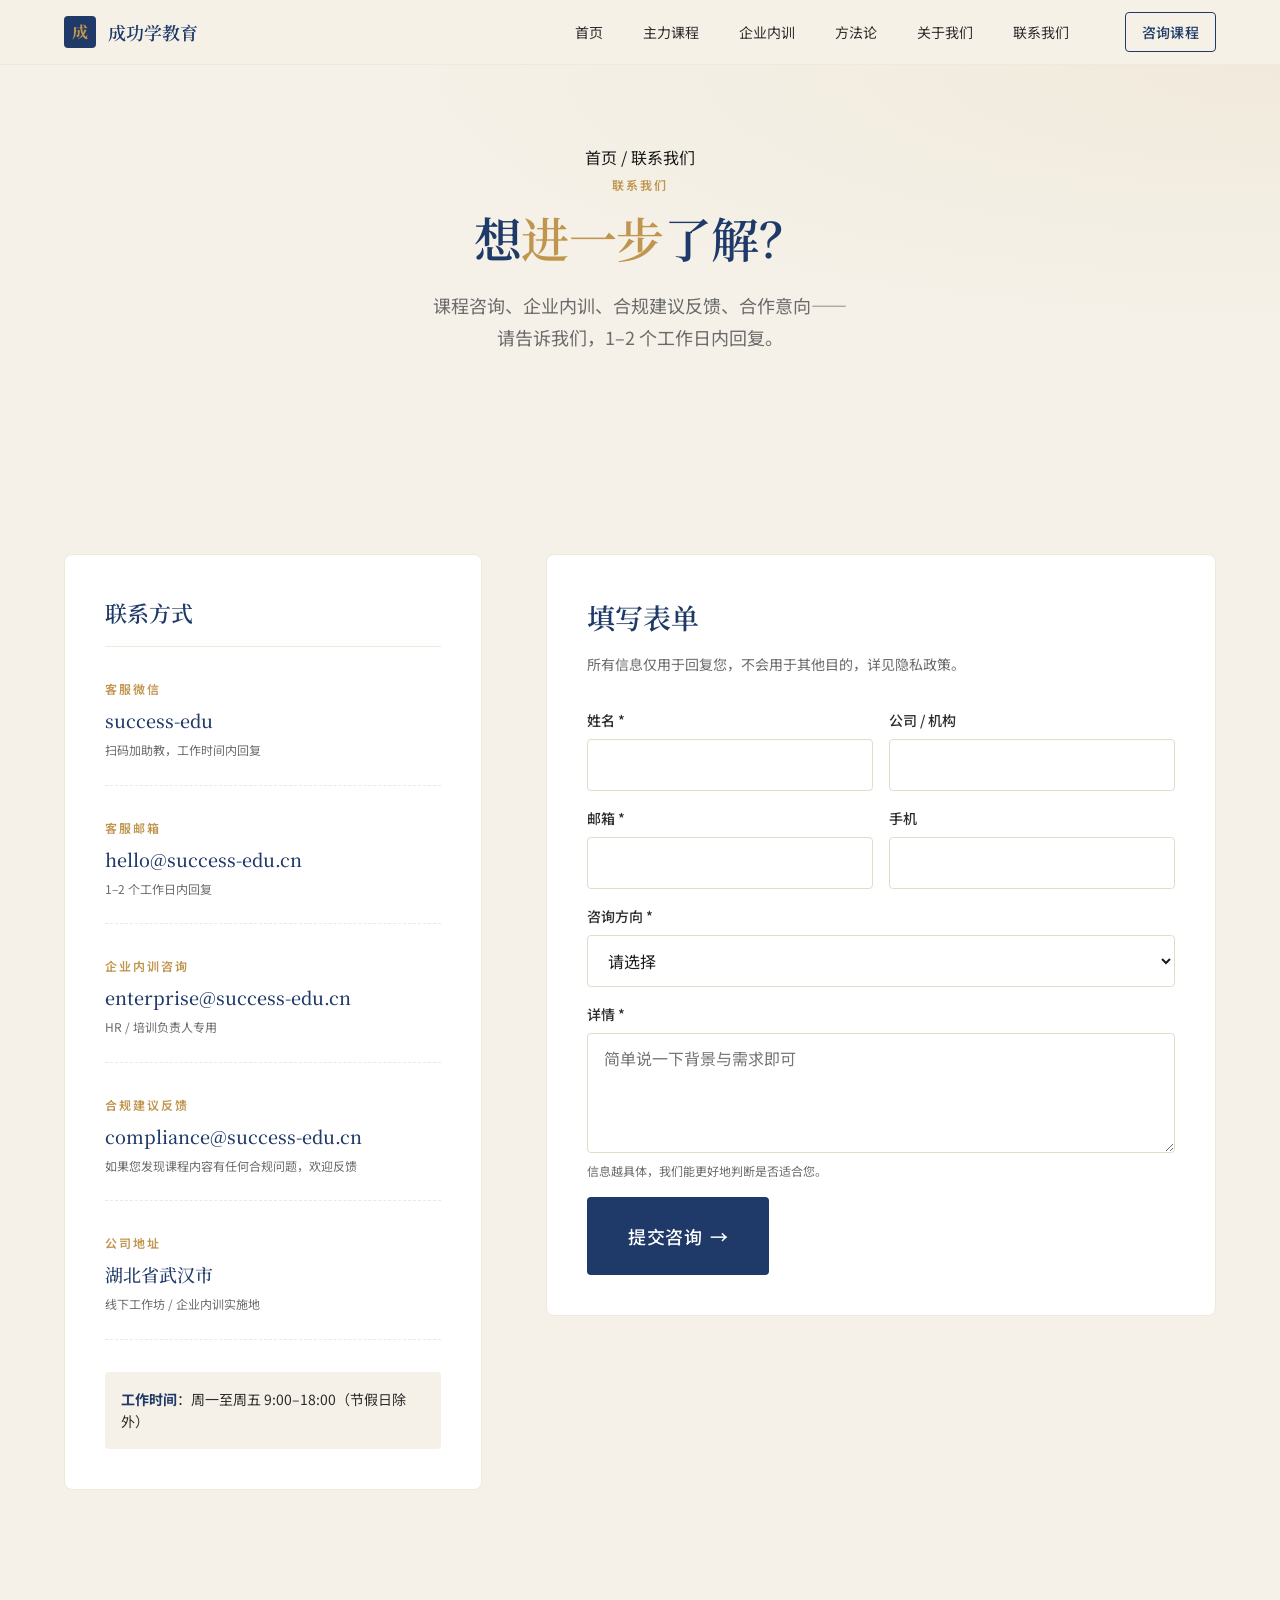
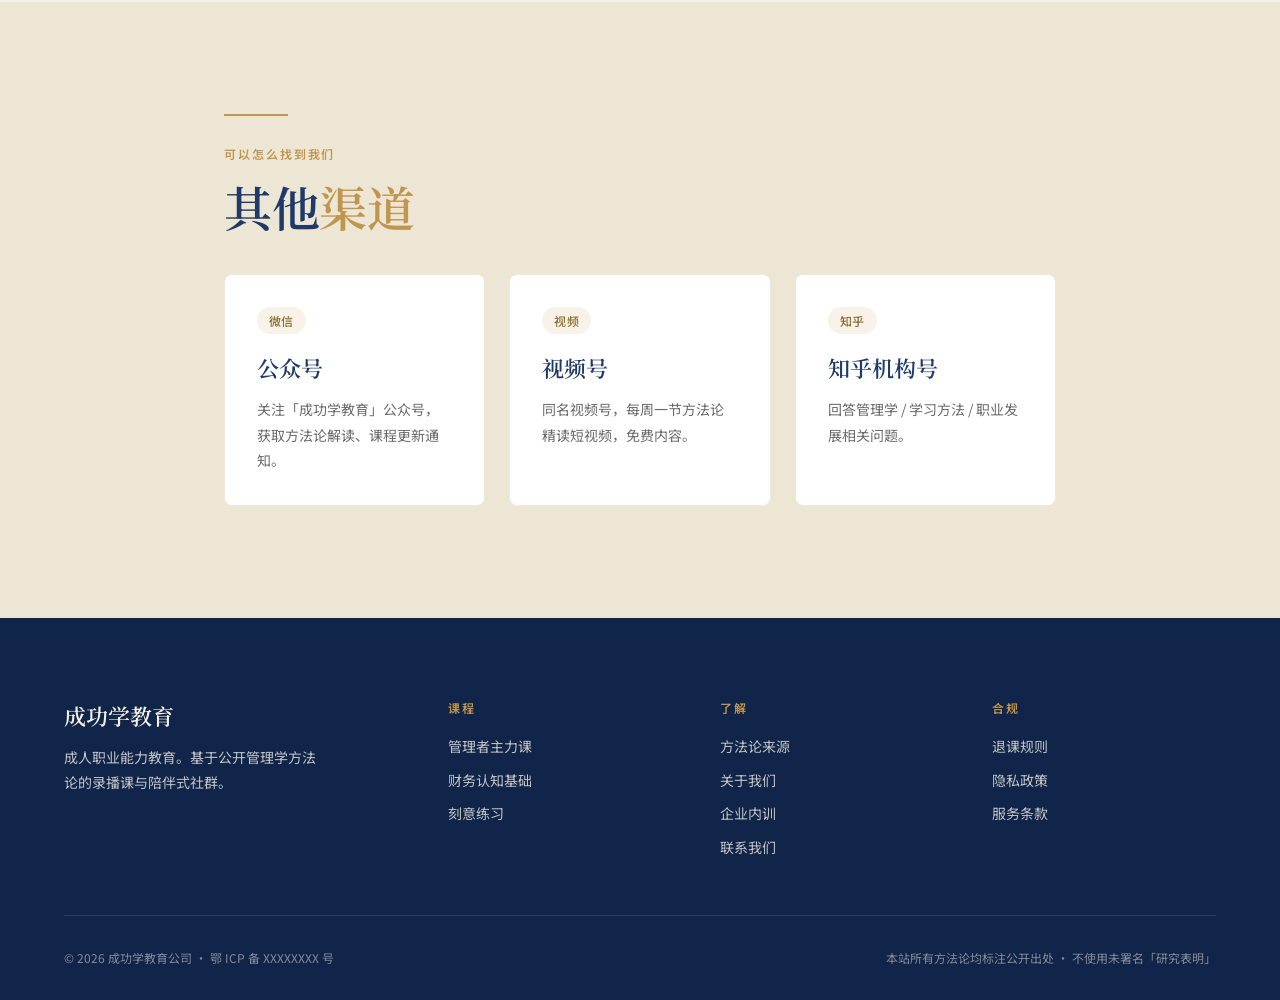
<file: contact.html>
<!DOCTYPE html>
<html lang="zh-CN">
<head>
<meta charset="UTF-8">
<meta name="viewport" content="width=device-width, initial-scale=1, viewport-fit=cover">
<meta name="theme-color" content="#1F3A68">
<title>联系我们｜成功学教育公司</title>
<meta name="description" content="课程咨询、企业内训、合规建议反馈。">
<link rel="canonical" href="https://huangwei361.github.io/success-edu1-web/contact.html">
<link rel="preconnect" href="https://fonts.googleapis.com">
<link rel="preconnect" href="https://fonts.gstatic.com" crossorigin>
<link rel="stylesheet" href="https://fonts.googleapis.com/css2?family=Noto+Sans+SC:wght@400;500;600;700&family=Noto+Serif+SC:wght@400;500;600;700&display=swap" media="print" onload="this.media='all'">
<link rel="stylesheet" href="assets/css/reset.css?v=202609091749">
<link rel="stylesheet" href="assets/css/tokens.css?v=202609091749">
<link rel="stylesheet" href="assets/css/layout.css?v=202609091749">
<link rel="stylesheet" href="assets/css/components.css?v=202609091749">
<link rel="stylesheet" href="assets/css/pages.css?v=202609091749">
<link rel="stylesheet" href="assets/css/page-contact.css?v=202609091749">

  <!-- cache-busting: 解决微信内置浏览器强制缓存 -->
  <meta http-equiv="Cache-Control" content="no-cache, no-store, must-revalidate" />
  <meta http-equiv="Pragma" content="no-cache" />
  <meta http-equiv="Expires" content="0" />
</head>
<body>

<div id="navMount"></div>

<main>

<section class="contact-hero">
  <div class="container">
    <div class="reveal" style="text-align: center; max-width: 720px; margin: 0 auto;">
      <div class="meth-hero__crumb" style="justify-content: center;">
        <a href="./">首页</a>
        <span>/</span>
        <span>联系我们</span>
      </div>
      <span class="section__eyebrow">联系我们</span>
      <h1 class="section__title">想<em>进一步</em>了解？</h1>
      <p class="section__lead" style="margin-left: auto; margin-right: auto;">
        课程咨询、企业内训、合规建议反馈、合作意向——<br>
        请告诉我们，1–2 个工作日内回复。
      </p>
    </div>
  </div>
</section>

<section class="section">
  <div class="container">
    <div class="contact-grid">

      <!-- 左侧：联系信息 -->
      <aside class="contact-info reveal">
        <h2 class="contact-info__title">联系方式</h2>

        <div class="contact-info__item">
          <div class="contact-info__label">客服微信</div>
          <div class="contact-info__value">success-edu</div>
          <div class="contact-info__hint">扫码加助教，工作时间内回复</div>
        </div>

        <div class="contact-info__item">
          <div class="contact-info__label">客服邮箱</div>
          <div class="contact-info__value">hello@success-edu.cn</div>
          <div class="contact-info__hint">1–2 个工作日内回复</div>
        </div>

        <div class="contact-info__item">
          <div class="contact-info__label">企业内训咨询</div>
          <div class="contact-info__value">enterprise@success-edu.cn</div>
          <div class="contact-info__hint">HR / 培训负责人专用</div>
        </div>

        <div class="contact-info__item">
          <div class="contact-info__label">合规建议反馈</div>
          <div class="contact-info__value">compliance@success-edu.cn</div>
          <div class="contact-info__hint">如果您发现课程内容有任何合规问题，欢迎反馈</div>
        </div>

        <div class="contact-info__item">
          <div class="contact-info__label">公司地址</div>
          <div class="contact-info__value">湖北省武汉市</div>
          <div class="contact-info__hint">线下工作坊 / 企业内训实施地</div>
        </div>

        <div class="contact-info__hours">
          <strong>工作时间</strong>：周一至周五 9:00–18:00（节假日除外）
        </div>
      </aside>

      <!-- 右侧：表单 -->
      <div class="contact-form-wrap reveal">
        <h2 class="contact-form__title">填写表单</h2>
        <p class="contact-form__desc">所有信息仅用于回复您，不会用于其他目的，详见隐私政策。</p>

        <form class="form" style="margin-top: var(--sp-6);" onsubmit="event.preventDefault(); alert('表单已收到（演示版未接入后端）。');">
          <div class="form__row">
            <div class="form__field">
              <label class="form__label" for="c-name">姓名 *</label>
              <input class="form__input" type="text" id="c-name" required>
            </div>
            <div class="form__field">
              <label class="form__label" for="c-company">公司 / 机构</label>
              <input class="form__input" type="text" id="c-company">
            </div>
          </div>
          <div class="form__row">
            <div class="form__field">
              <label class="form__label" for="c-email">邮箱 *</label>
              <input class="form__input" type="email" id="c-email" required>
            </div>
            <div class="form__field">
              <label class="form__label" for="c-phone">手机</label>
              <input class="form__input" type="tel" id="c-phone">
            </div>
          </div>
          <div class="form__field">
            <label class="form__label" for="c-topic">咨询方向 *</label>
            <select class="form__select" id="c-topic" required>
              <option value="">请选择</option>
              <option>个人学习（主力课）</option>
              <option>企业内训咨询</option>
              <option>合作 / 渠道</option>
              <option>合规建议反馈</option>
              <option>其他</option>
            </select>
          </div>
          <div class="form__field">
            <label class="form__label" for="c-message">详情 *</label>
            <textarea class="form__textarea" id="c-message" required placeholder="简单说一下背景与需求即可"></textarea>
            <span class="form__hint">信息越具体，我们能更好地判断是否适合您。</span>
          </div>
          <div>
            <button class="btn btn--primary btn--lg" type="submit">提交咨询 <span class="arrow">→</span></button>
          </div>
        </form>
      </div>

    </div>
  </div>
</section>

<section class="section section--soft">
  <div class="container container--narrow">
    <div class="reveal">
      <div class="gold-line"></div>
      <span class="section__eyebrow">可以怎么找到我们</span>
      <h2 class="section__title">其他<em>渠道</em></h2>
    </div>

    <div class="grid grid--3 reveal" style="margin-top: var(--sp-7);">
      <div class="channel-card">
        <div class="channel-card__icon">微信</div>
        <h3 class="channel-card__title">公众号</h3>
        <p class="channel-card__desc">关注「成功学教育」公众号，获取方法论解读、课程更新通知。</p>
      </div>
      <div class="channel-card">
        <div class="channel-card__icon">视频</div>
        <h3 class="channel-card__title">视频号</h3>
        <p class="channel-card__desc">同名视频号，每周一节方法论精读短视频，免费内容。</p>
      </div>
      <div class="channel-card">
        <div class="channel-card__icon">知乎</div>
        <h3 class="channel-card__title">知乎机构号</h3>
        <p class="channel-card__desc">回答管理学 / 学习方法 / 职业发展相关问题。</p>
      </div>
    </div>
  </div>
</section>

</main>

<div id="footerMount"></div>

<script src="assets/js/partials.js?v=202609091749" data-active="contact"></script>
<script src="assets/js/main.js?v=202609091749" defer></script>
</body>
</html>
</file>
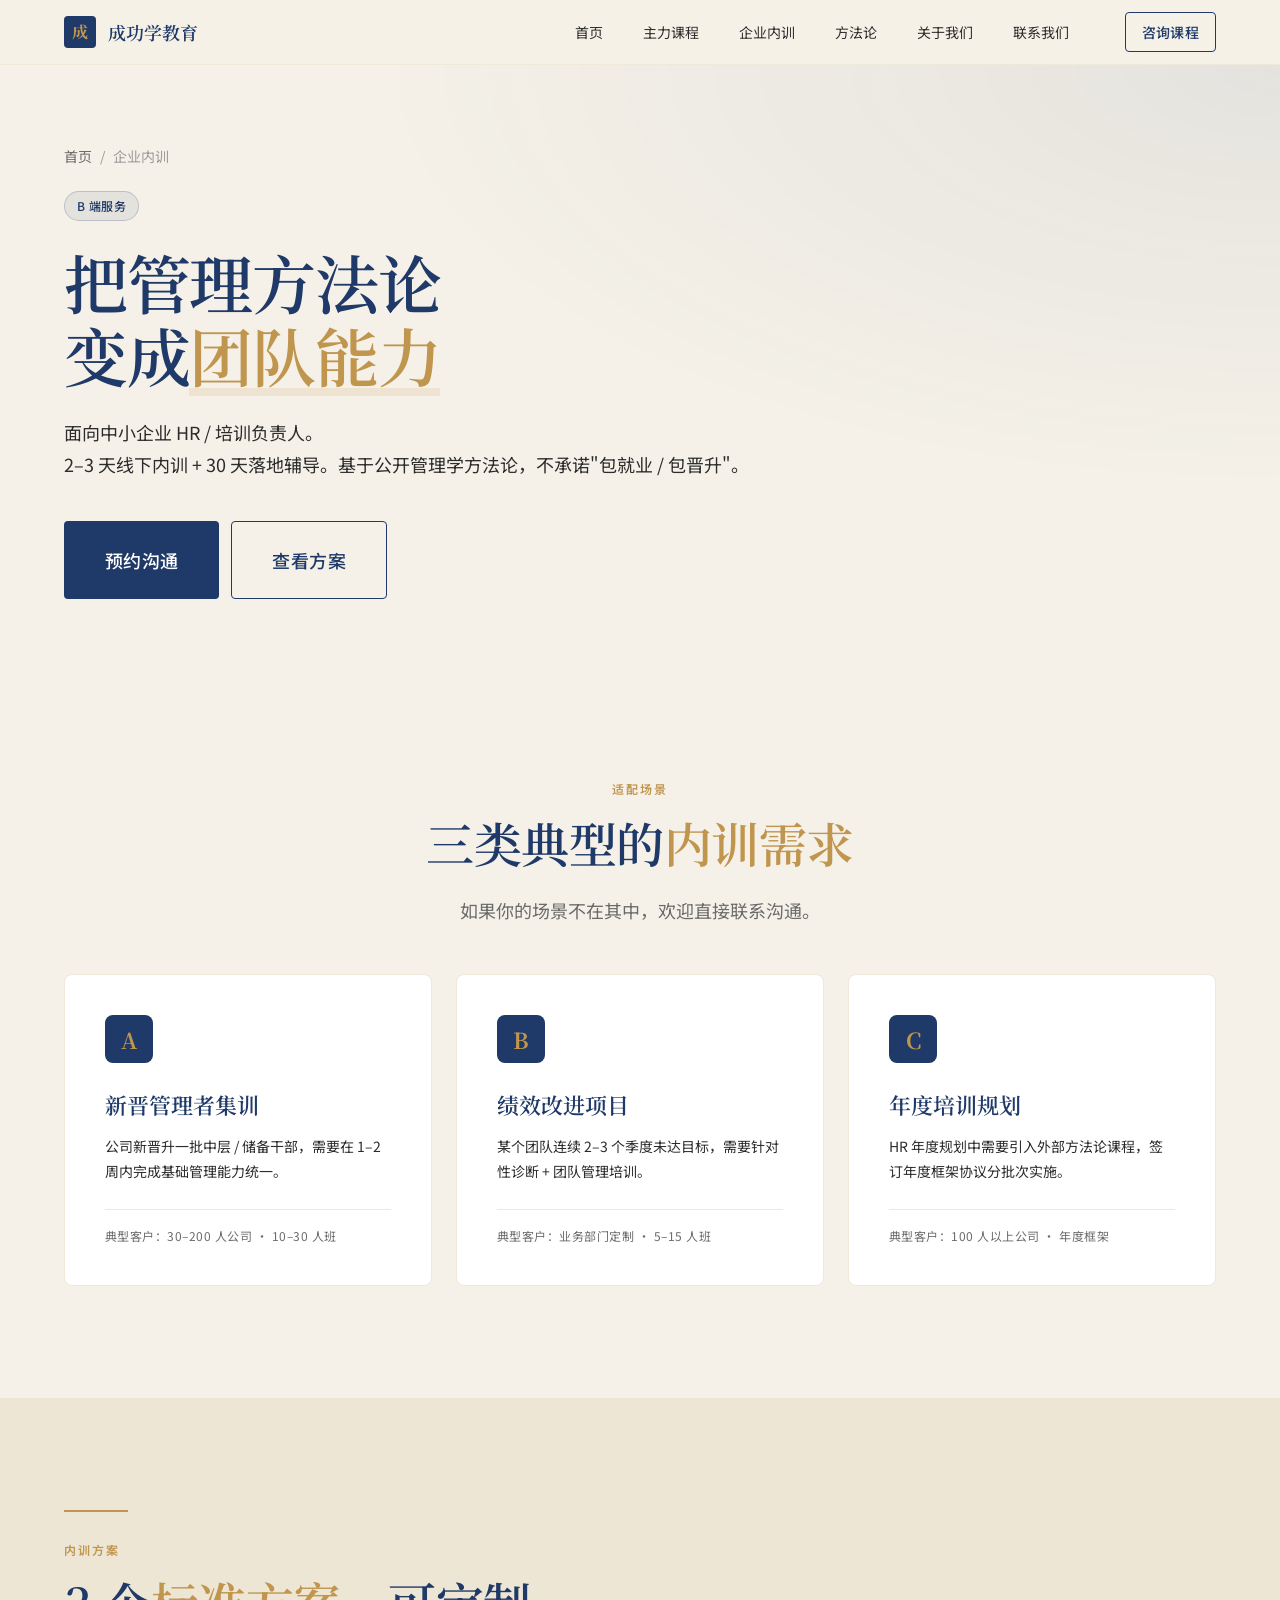
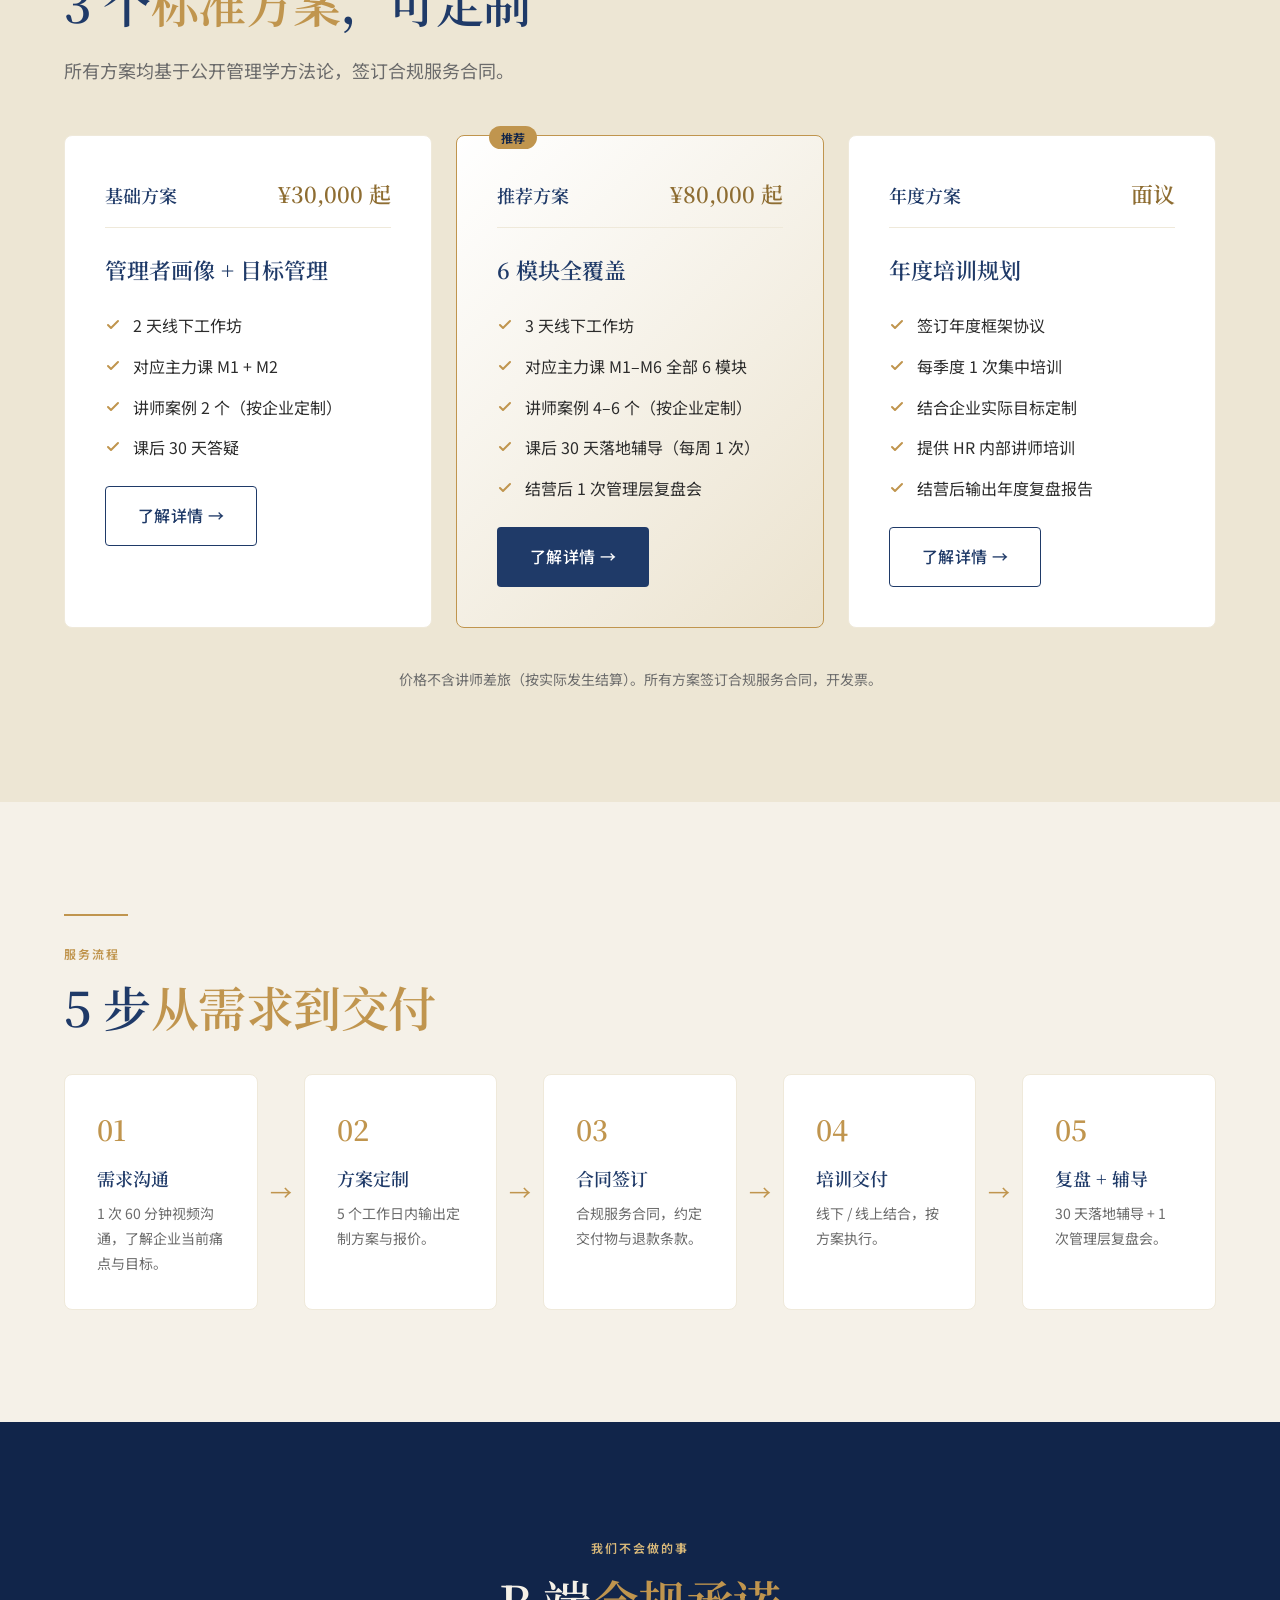
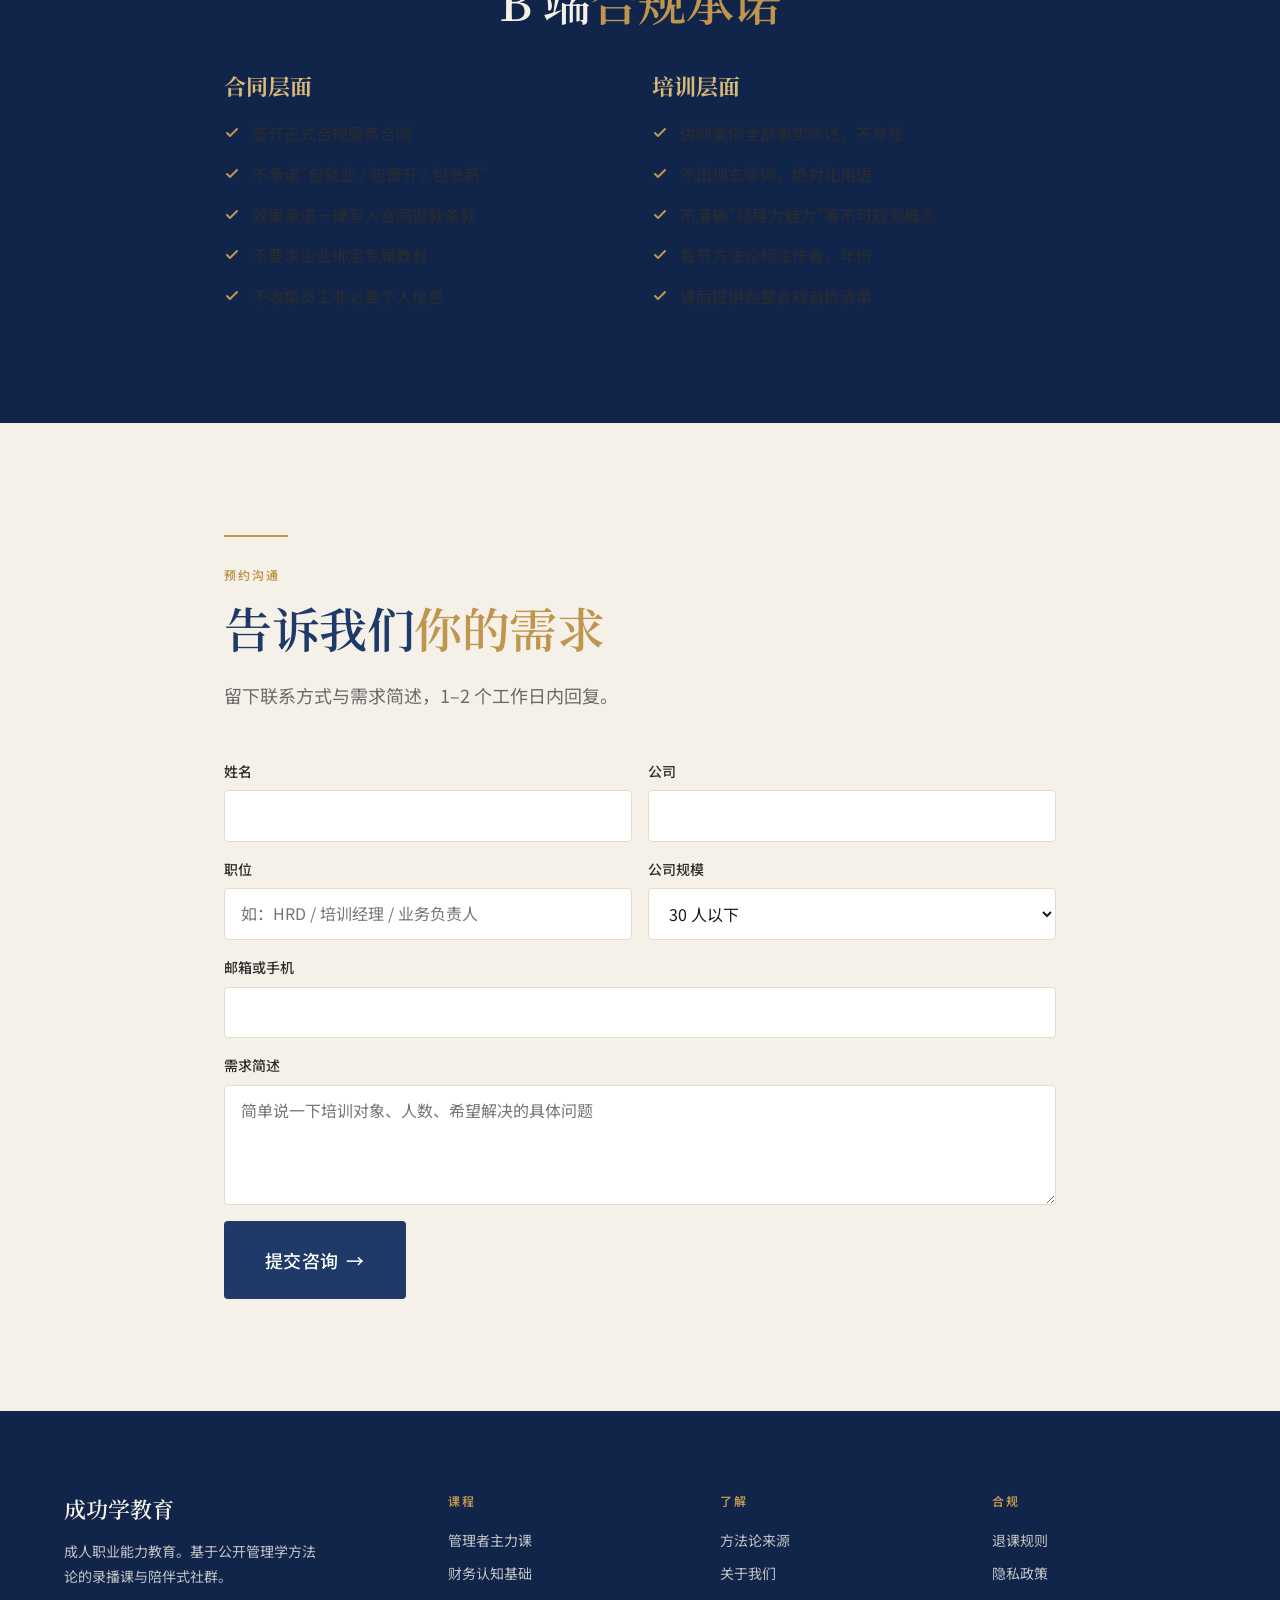
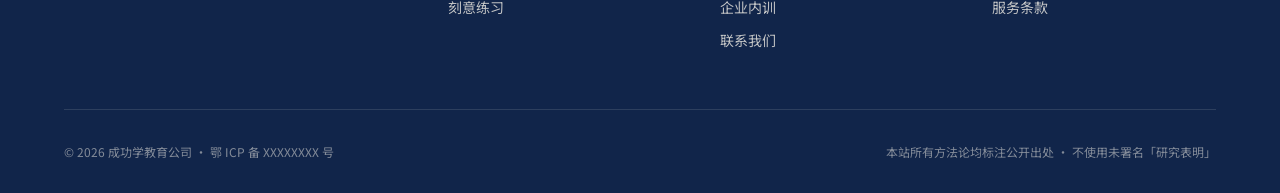
<file: for-enterprise.html>
<!DOCTYPE html>
<html lang="zh-CN">
<head>
<meta charset="UTF-8">
<meta name="viewport" content="width=device-width, initial-scale=1, viewport-fit=cover">
<meta name="theme-color" content="#1F3A68">
<title>企业内训｜成功学教育公司</title>
<meta name="description" content="面向中小企业 HR / 培训负责人的管理者能力内训。基于公开管理学方法论，2–3 天线下内训 + 30 天落地辅导。">
<link rel="canonical" href="https://huangwei361.github.io/success-edu1-web/for-enterprise.html">
<link rel="preconnect" href="https://fonts.googleapis.com">
<link rel="preconnect" href="https://fonts.gstatic.com" crossorigin>
<link rel="stylesheet" href="https://fonts.googleapis.com/css2?family=Noto+Sans+SC:wght@400;500;600;700&family=Noto+Serif+SC:wght@400;500;600;700&display=swap" media="print" onload="this.media='all'">
<link rel="stylesheet" href="assets/css/reset.css?v=202609091749">
<link rel="stylesheet" href="assets/css/tokens.css?v=202609091749">
<link rel="stylesheet" href="assets/css/layout.css?v=202609091749">
<link rel="stylesheet" href="assets/css/components.css?v=202609091749">
<link rel="stylesheet" href="assets/css/pages.css?v=202609091749">
<link rel="stylesheet" href="assets/css/page-enterprise.css?v=202609091749">

  <!-- cache-busting: 解决微信内置浏览器强制缓存 -->
  <meta http-equiv="Cache-Control" content="no-cache, no-store, must-revalidate" />
  <meta http-equiv="Pragma" content="no-cache" />
  <meta http-equiv="Expires" content="0" />
</head>
<body>

<div id="navMount"></div>

<main>

<!-- Hero -->
<section class="ent-hero">
  <div class="container">
    <div class="ent-hero__inner reveal">
      <div class="ent-hero__crumb">
        <a href="./">首页</a>
        <span>/</span>
        <span>企业内训</span>
      </div>
      <div class="ent-hero__tag">B 端服务</div>
      <h1 class="ent-hero__title">把管理方法论<br>变成<em>团队能力</em></h1>
      <p class="ent-hero__lead">
        面向中小企业 HR / 培训负责人。<br>
        2–3 天线下内训 + 30 天落地辅导。基于公开管理学方法论，不承诺"包就业 / 包晋升"。
      </p>
      <div class="ent-hero__actions">
        <a class="btn btn--primary btn--lg" href="#consult">预约沟通</a>
        <a class="btn btn--outline btn--lg" href="#solutions">查看方案</a>
      </div>
    </div>
  </div>
</section>

<!-- 适配场景 -->
<section class="section">
  <div class="container">
    <div class="reveal" style="text-align: center; max-width: 720px; margin: 0 auto var(--sp-8);">
      <span class="section__eyebrow">适配场景</span>
      <h2 class="section__title">三类典型的<em>内训需求</em></h2>
      <p class="section__lead" style="margin-left: auto; margin-right: auto;">如果你的场景不在其中，欢迎直接联系沟通。</p>
    </div>

    <div class="grid grid--3 reveal">
      <div class="scenario-card">
        <div class="scenario-card__icon">A</div>
        <h3 class="scenario-card__title">新晋管理者集训</h3>
        <p class="scenario-card__desc">公司新晋升一批中层 / 储备干部，需要在 1–2 周内完成基础管理能力统一。</p>
        <div class="scenario-card__meta">典型客户：30–200 人公司 · 10–30 人班</div>
      </div>
      <div class="scenario-card">
        <div class="scenario-card__icon">B</div>
        <h3 class="scenario-card__title">绩效改进项目</h3>
        <p class="scenario-card__desc">某个团队连续 2–3 个季度未达目标，需要针对性诊断 + 团队管理培训。</p>
        <div class="scenario-card__meta">典型客户：业务部门定制 · 5–15 人班</div>
      </div>
      <div class="scenario-card">
        <div class="scenario-card__icon">C</div>
        <h3 class="scenario-card__title">年度培训规划</h3>
        <p class="scenario-card__desc">HR 年度规划中需要引入外部方法论课程，签订年度框架协议分批次实施。</p>
        <div class="scenario-card__meta">典型客户：100 人以上公司 · 年度框架</div>
      </div>
    </div>
  </div>
</section>

<!-- 内训方案 -->
<section class="section section--soft" id="solutions">
  <div class="container">
    <div class="reveal">
      <div class="gold-line"></div>
      <span class="section__eyebrow">内训方案</span>
      <h2 class="section__title">3 个<em>标准方案</em>，可定制</h2>
      <p class="section__lead">所有方案均基于公开管理学方法论，签订合规服务合同。</p>
    </div>

    <div class="grid grid--3 reveal" style="margin-top: var(--sp-7);">
      <article class="solution-card">
        <div class="solution-card__head">
          <span class="solution-card__label">基础方案</span>
          <div class="solution-card__price">¥30,000 起</div>
        </div>
        <h3 class="solution-card__title">管理者画像 + 目标管理</h3>
        <ul class="check-list">
          <li>2 天线下工作坊</li>
          <li>对应主力课 M1 + M2</li>
          <li>讲师案例 2 个（按企业定制）</li>
          <li>课后 30 天答疑</li>
        </ul>
        <a class="btn btn--outline" href="#consult">了解详情 →</a>
      </article>

      <article class="solution-card solution-card--featured">
        <div class="solution-card__head">
          <span class="solution-card__label">推荐方案</span>
          <div class="solution-card__price">¥80,000 起</div>
        </div>
        <h3 class="solution-card__title">6 模块全覆盖</h3>
        <ul class="check-list">
          <li>3 天线下工作坊</li>
          <li>对应主力课 M1–M6 全部 6 模块</li>
          <li>讲师案例 4–6 个（按企业定制）</li>
          <li>课后 30 天落地辅导（每周 1 次）</li>
          <li>结营后 1 次管理层复盘会</li>
        </ul>
        <a class="btn btn--primary" href="#consult">了解详情 →</a>
      </article>

      <article class="solution-card">
        <div class="solution-card__head">
          <span class="solution-card__label">年度方案</span>
          <div class="solution-card__price">面议</div>
        </div>
        <h3 class="solution-card__title">年度培训规划</h3>
        <ul class="check-list">
          <li>签订年度框架协议</li>
          <li>每季度 1 次集中培训</li>
          <li>结合企业实际目标定制</li>
          <li>提供 HR 内部讲师培训</li>
          <li>结营后输出年度复盘报告</li>
        </ul>
        <a class="btn btn--outline" href="#consult">了解详情 →</a>
      </article>
    </div>

    <p class="reveal" style="text-align: center; color: var(--muted); font-size: var(--fs-14); margin-top: var(--sp-7);">
      价格不含讲师差旅（按实际发生结算）。所有方案签订合规服务合同，开发票。
    </p>
  </div>
</section>

<!-- 服务流程 -->
<section class="section">
  <div class="container">
    <div class="reveal">
      <div class="gold-line"></div>
      <span class="section__eyebrow">服务流程</span>
      <h2 class="section__title">5 步<em>从需求到交付</em></h2>
    </div>

    <div class="process-list reveal">
      <div class="process-step">
        <div class="process-step__num">01</div>
        <h3 class="process-step__title">需求沟通</h3>
        <p class="process-step__desc">1 次 60 分钟视频沟通，了解企业当前痛点与目标。</p>
      </div>
      <div class="process-step__arrow">→</div>
      <div class="process-step">
        <div class="process-step__num">02</div>
        <h3 class="process-step__title">方案定制</h3>
        <p class="process-step__desc">5 个工作日内输出定制方案与报价。</p>
      </div>
      <div class="process-step__arrow">→</div>
      <div class="process-step">
        <div class="process-step__num">03</div>
        <h3 class="process-step__title">合同签订</h3>
        <p class="process-step__desc">合规服务合同，约定交付物与退款条款。</p>
      </div>
      <div class="process-step__arrow">→</div>
      <div class="process-step">
        <div class="process-step__num">04</div>
        <h3 class="process-step__title">培训交付</h3>
        <p class="process-step__desc">线下 / 线上结合，按方案执行。</p>
      </div>
      <div class="process-step__arrow">→</div>
      <div class="process-step">
        <div class="process-step__num">05</div>
        <h3 class="process-step__title">复盘 + 辅导</h3>
        <p class="process-step__desc">30 天落地辅导 + 1 次管理层复盘会。</p>
      </div>
    </div>
  </div>
</section>

<!-- 合规承诺 -->
<section class="section section--dark">
  <div class="container container--narrow">
    <div class="reveal" style="text-align: center;">
      <span class="section__eyebrow" style="color: var(--accent-soft);">我们不会做的事</span>
      <h2 class="section__title section__title--light">B 端<em>合规承诺</em></h2>
    </div>

    <div class="grid grid--2 reveal" style="margin-top: var(--sp-7);">
      <div>
        <h3 style="font-family: var(--font-serif); font-size: var(--fs-22); color: var(--accent-soft); margin-bottom: var(--sp-4);">合同层面</h3>
        <ul class="check-list" style="color: rgba(245,241,232,0.85);">
          <li>签订正式合规服务合同</li>
          <li>不承诺"包就业 / 包晋升 / 包涨薪"</li>
          <li>效果承诺一律写入合同退款条款</li>
          <li>不要求企业绑定专属教材</li>
          <li>不收集员工非必要个人信息</li>
        </ul>
      </div>
      <div>
        <h3 style="font-family: var(--font-serif); font-size: var(--fs-22); color: var(--accent-soft); margin-bottom: var(--sp-4);">培训层面</h3>
        <ul class="check-list" style="color: rgba(245,241,232,0.85);">
          <li>讲师案例全部事实陈述，不夸张</li>
          <li>不出现玄学词、绝对化用语</li>
          <li>不灌输"领导力魅力"等不可观测概念</li>
          <li>每节方法论标注作者、年份</li>
          <li>课后提供完整合规自检清单</li>
        </ul>
      </div>
    </div>
  </div>
</section>

<!-- 联系表单 -->
<section class="section" id="consult">
  <div class="container container--narrow">
    <div class="reveal">
      <div class="gold-line"></div>
      <span class="section__eyebrow">预约沟通</span>
      <h2 class="section__title">告诉我们<em>你的需求</em></h2>
      <p class="section__lead">留下联系方式与需求简述，1–2 个工作日内回复。</p>
    </div>

    <form class="form reveal" style="margin-top: var(--sp-7);" onsubmit="event.preventDefault(); alert('表单已收到（演示版未接入后端）。');">
      <div class="form__row">
        <div class="form__field">
          <label class="form__label" for="ent-name">姓名</label>
          <input class="form__input" type="text" id="ent-name" required>
        </div>
        <div class="form__field">
          <label class="form__label" for="ent-company">公司</label>
          <input class="form__input" type="text" id="ent-company" required>
        </div>
      </div>
      <div class="form__row">
        <div class="form__field">
          <label class="form__label" for="ent-role">职位</label>
          <input class="form__input" type="text" id="ent-role" placeholder="如：HRD / 培训经理 / 业务负责人">
        </div>
        <div class="form__field">
          <label class="form__label" for="ent-size">公司规模</label>
          <select class="form__select" id="ent-size">
            <option>30 人以下</option>
            <option>30–100 人</option>
            <option>100–500 人</option>
            <option>500 人以上</option>
          </select>
        </div>
      </div>
      <div class="form__field">
        <label class="form__label" for="ent-contact">邮箱或手机</label>
        <input class="form__input" type="text" id="ent-contact" required>
      </div>
      <div class="form__field">
        <label class="form__label" for="ent-message">需求简述</label>
        <textarea class="form__textarea" id="ent-message" placeholder="简单说一下培训对象、人数、希望解决的具体问题"></textarea>
      </div>
      <div>
        <button class="btn btn--primary btn--lg" type="submit">提交咨询 <span class="arrow">→</span></button>
      </div>
    </form>
  </div>
</section>

</main>

<div id="footerMount"></div>

<script src="assets/js/partials.js?v=202609091749" data-active="for-enterprise"></script>
<script src="assets/js/main.js?v=202609091749" defer></script>
</body>
</html>
</file>
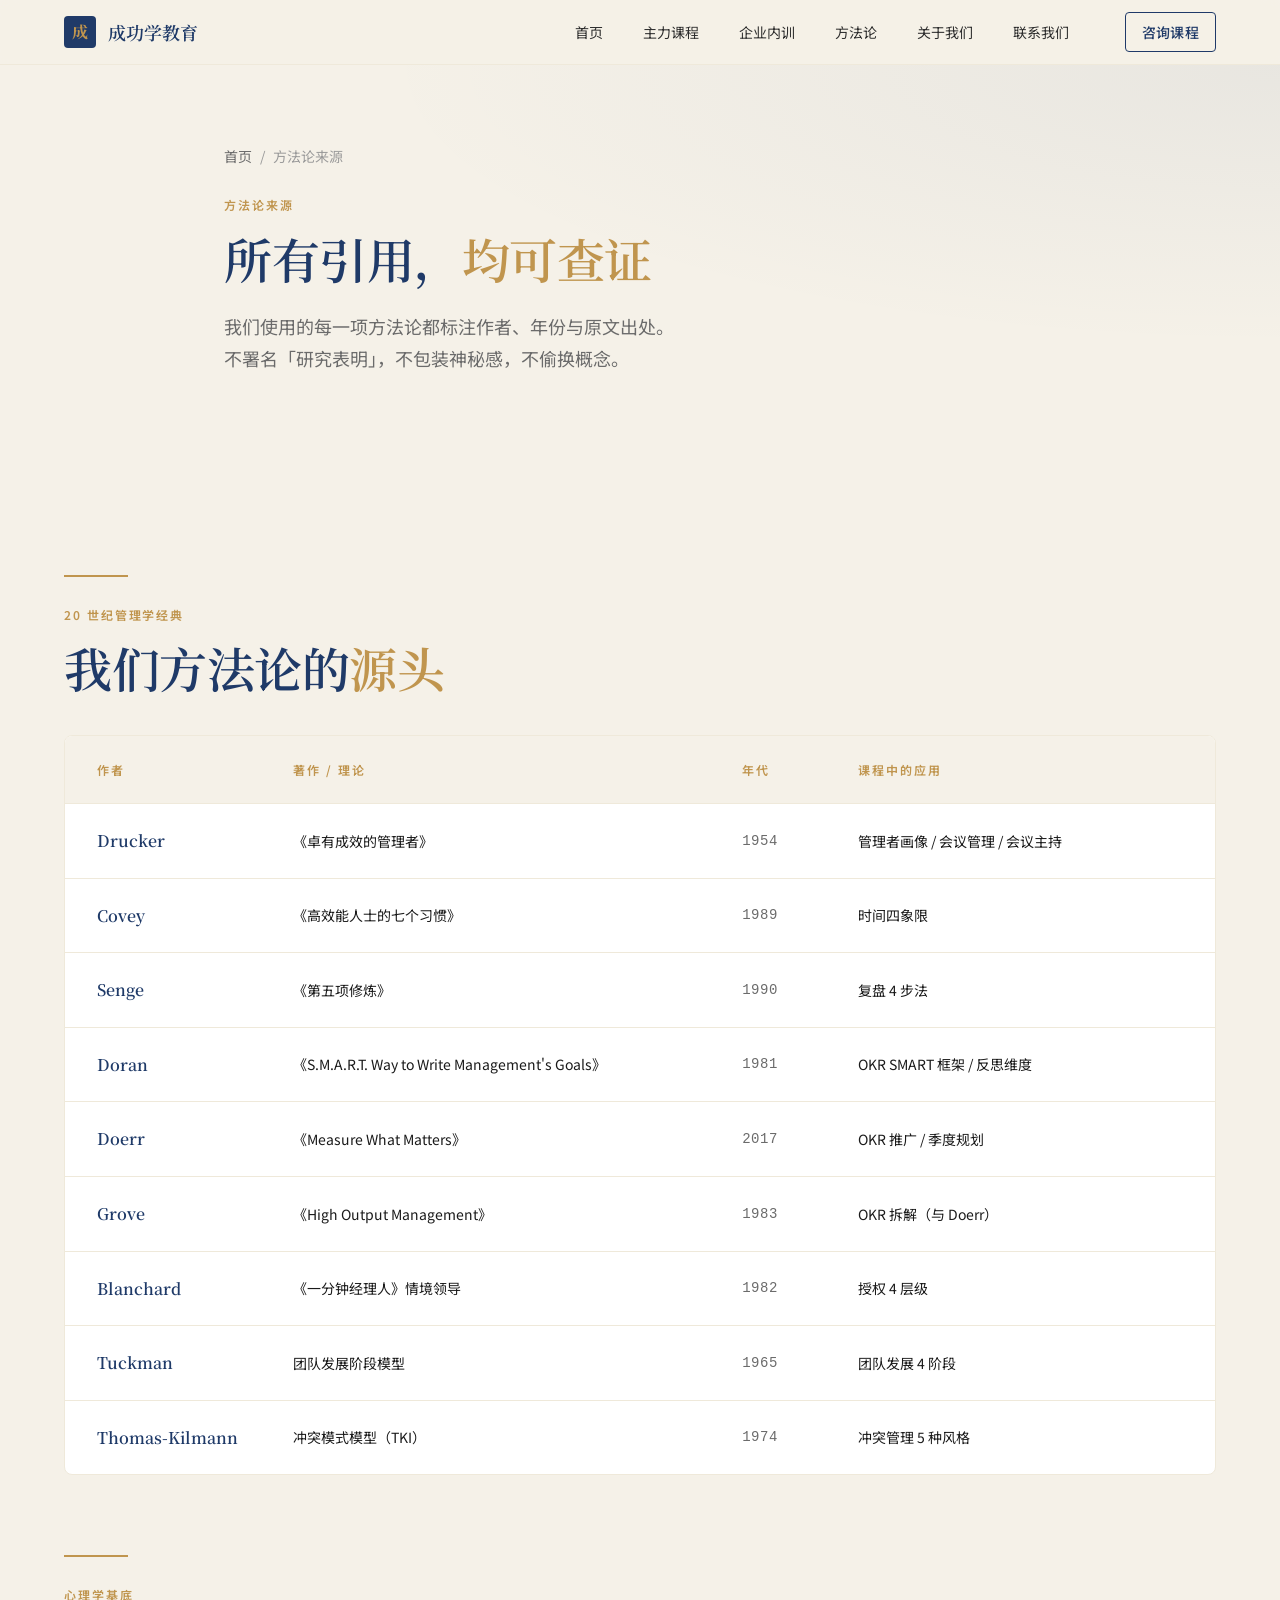
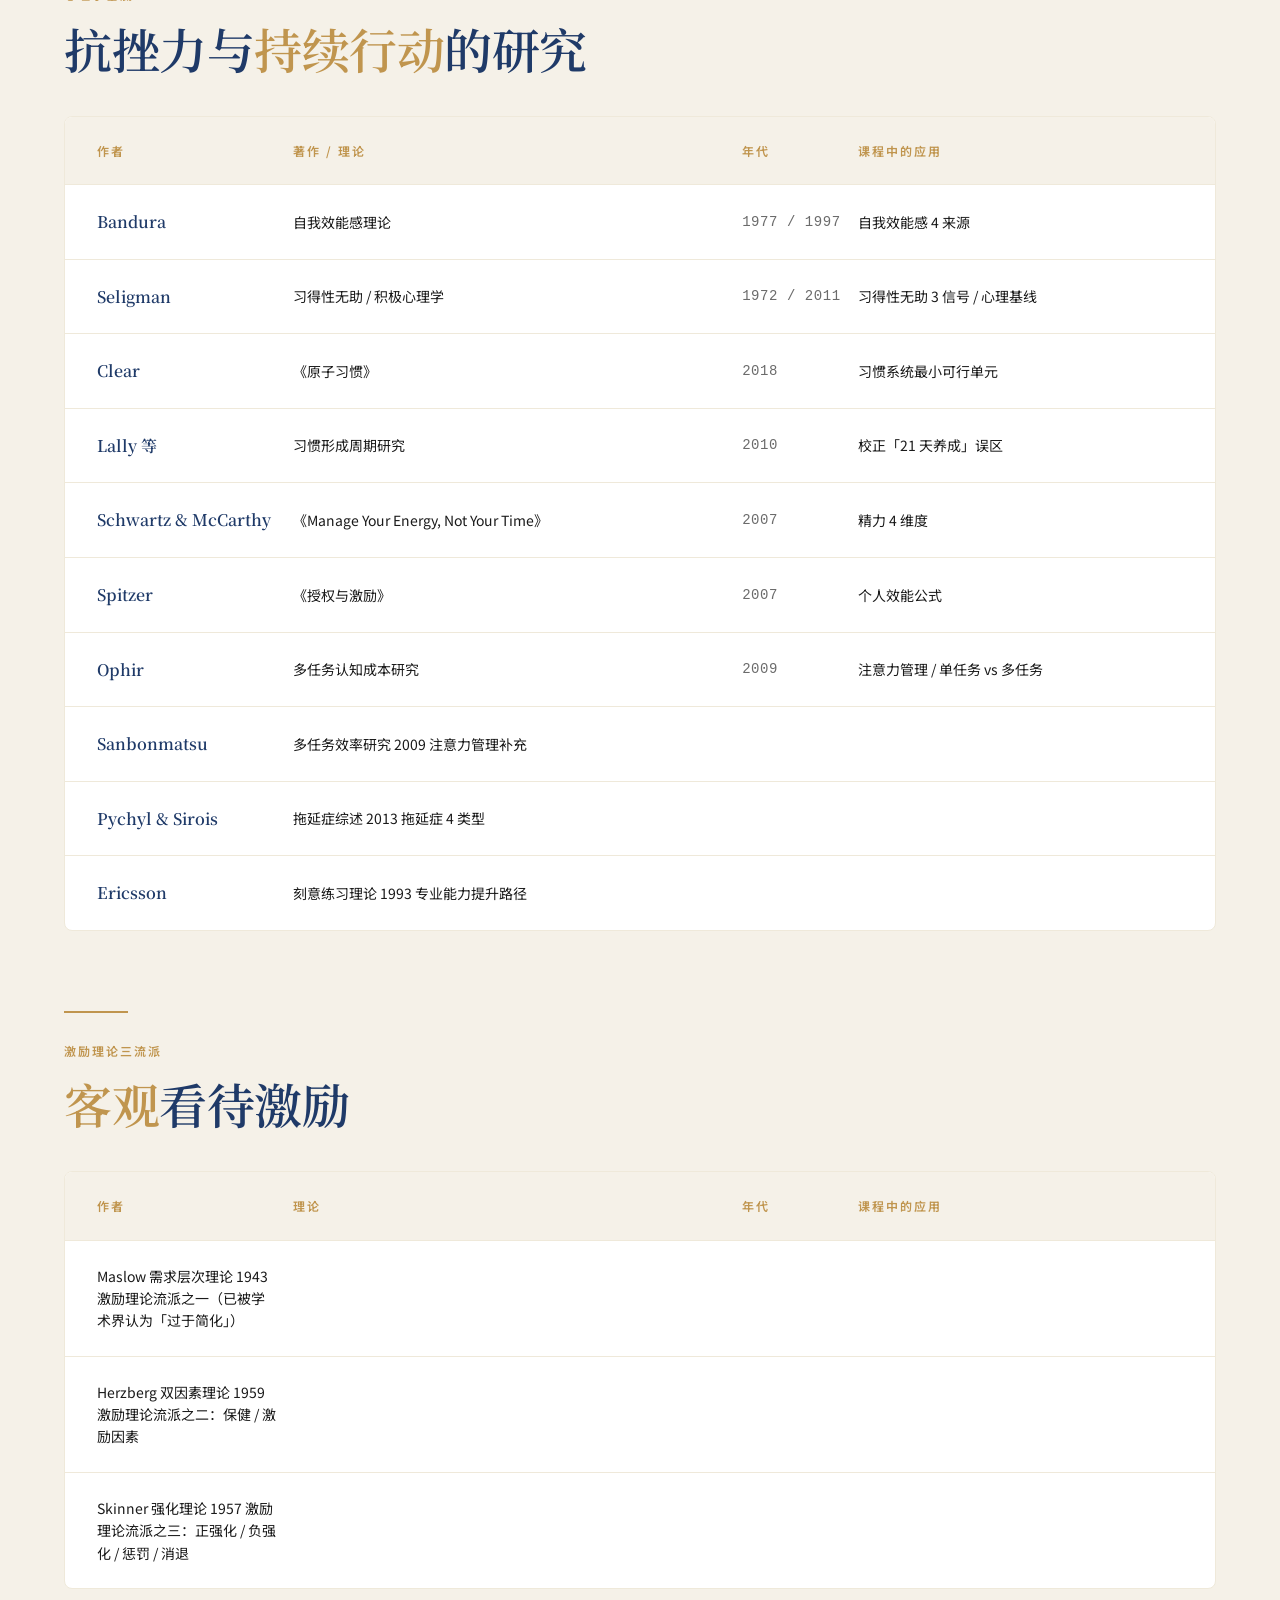
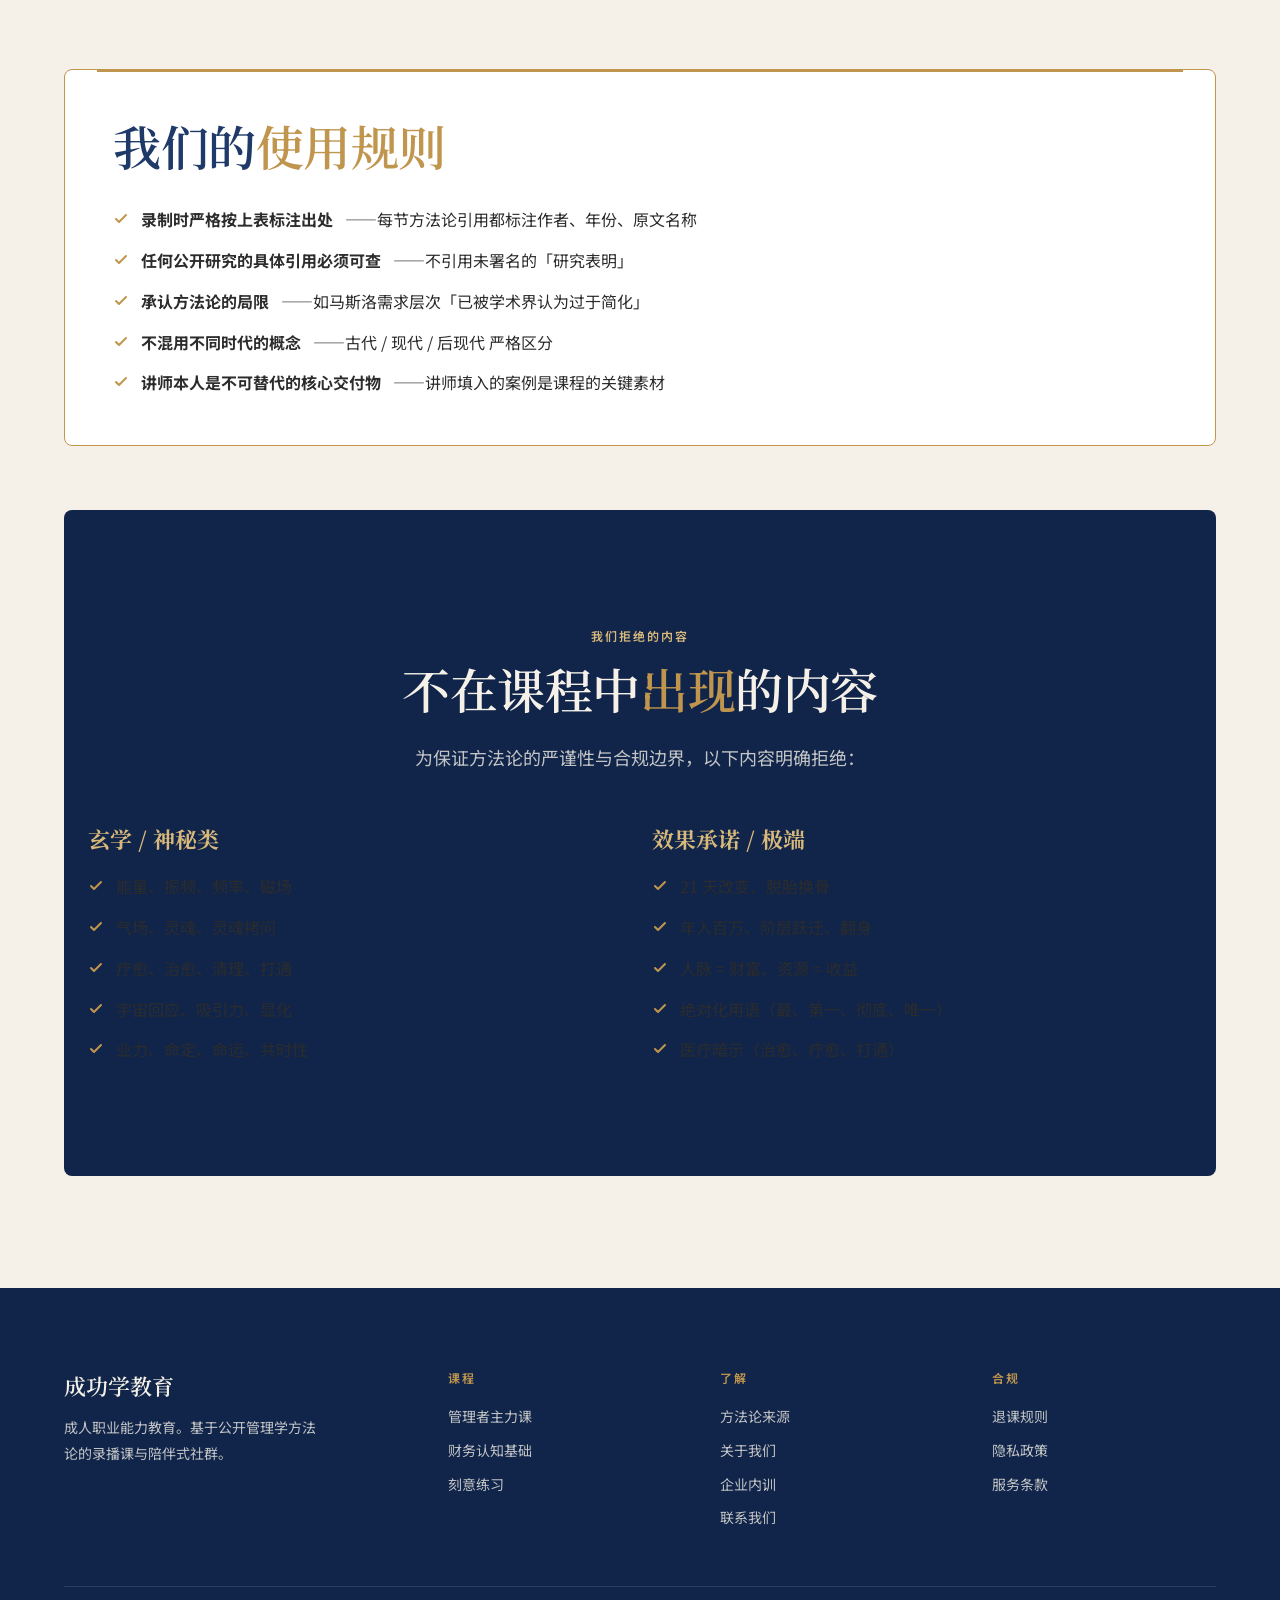
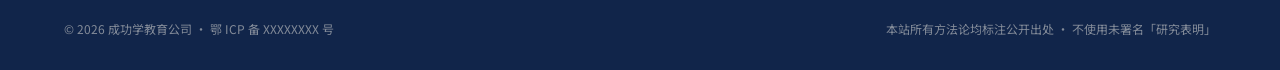
<file: methodology.html>
<!DOCTYPE html>
<html lang="zh-CN">
<head>
<meta charset="UTF-8">
<meta name="viewport" content="width=device-width, initial-scale=1, viewport-fit=cover">
<meta name="theme-color" content="#1F3A68">
<title>方法论来源｜成功学教育公司</title>
<meta name="description" content="所有引用的公开管理学方法论，标注作者、年份与原文出处。不署名「研究表明」。">
<link rel="canonical" href="https://huangwei361.github.io/success-edu1-web/methodology.html">
<link rel="preconnect" href="https://fonts.googleapis.com">
<link rel="preconnect" href="https://fonts.gstatic.com" crossorigin>
<link rel="stylesheet" href="https://fonts.googleapis.com/css2?family=Noto+Sans+SC:wght@400;500;600;700&family=Noto+Serif+SC:wght@400;500;600;700&display=swap" media="print" onload="this.media='all'">
<link rel="stylesheet" href="assets/css/reset.css?v=202609091749">
<link rel="stylesheet" href="assets/css/tokens.css?v=202609091749">
<link rel="stylesheet" href="assets/css/layout.css?v=202609091749">
<link rel="stylesheet" href="assets/css/components.css?v=202609091749">
<link rel="stylesheet" href="assets/css/pages.css?v=202609091749">
<link rel="stylesheet" href="assets/css/page-methodology.css?v=202609091749">

  <!-- cache-busting: 解决微信内置浏览器强制缓存 -->
  <meta http-equiv="Cache-Control" content="no-cache, no-store, must-revalidate" />
  <meta http-equiv="Pragma" content="no-cache" />
  <meta http-equiv="Expires" content="0" />
</head>
<body>

<div id="navMount"></div>

<main>

<section class="meth-hero">
  <div class="container container--narrow">
    <div class="meth-hero__inner reveal">
      <div class="meth-hero__crumb">
        <a href="./">首页</a>
        <span>/</span>
        <span>方法论来源</span>
      </div>
      <span class="section__eyebrow">方法论来源</span>
      <h1 class="section__title">所有引用，<em>均可查证</em></h1>
      <p class="section__lead">
        我们使用的每一项方法论都标注作者、年份与原文出处。
        <br>不署名「研究表明」，不包装神秘感，不偷换概念。
      </p>
    </div>
  </div>
</section>

<section class="section">
  <div class="container">

    <!-- 经典源头 -->
    <div class="reveal">
      <div class="gold-line"></div>
      <span class="section__eyebrow">20 世纪管理学经典</span>
      <h2 class="section__title">我们方法论的<em>源头</em></h2>
    </div>

    <div class="ref-table reveal">
      <div class="ref-row ref-row--head">
        <div>作者</div>
        <div>著作 / 理论</div>
        <div>年代</div>
        <div>课程中的应用</div>
      </div>
      <div class="ref-row">
        <div class="ref-row__author">Drucker</div>
        <div>《卓有成效的管理者》</div>
        <div class="ref-row__year">1954</div>
        <div>管理者画像 / 会议管理 / 会议主持</div>
      </div>
      <div class="ref-row">
        <div class="ref-row__author">Covey</div>
        <div>《高效能人士的七个习惯》</div>
        <div class="ref-row__year">1989</div>
        <div>时间四象限</div>
      </div>
      <div class="ref-row">
        <div class="ref-row__author">Senge</div>
        <div>《第五项修炼》</div>
        <div class="ref-row__year">1990</div>
        <div>复盘 4 步法</div>
      </div>
      <div class="ref-row">
        <div class="ref-row__author">Doran</div>
        <div>《S.M.A.R.T. Way to Write Management's Goals》</div>
        <div class="ref-row__year">1981</div>
        <div>OKR SMART 框架 / 反思维度</div>
      </div>
      <div class="ref-row">
        <div class="ref-row__author">Doerr</div>
        <div>《Measure What Matters》</div>
        <div class="ref-row__year">2017</div>
        <div>OKR 推广 / 季度规划</div>
      </div>
      <div class="ref-row">
        <div class="ref-row__author">Grove</div>
        <div>《High Output Management》</div>
        <div class="ref-row__year">1983</div>
        <div>OKR 拆解（与 Doerr）</div>
      </div>
      <div class="ref-row">
        <div class="ref-row__author">Blanchard</div>
        <div>《一分钟经理人》情境领导</div>
        <div class="ref-row__year">1982</div>
        <div>授权 4 层级</div>
      </div>
      <div class="ref-row">
        <div class="ref-row__author">Tuckman</div>
        <div>团队发展阶段模型</div>
        <div class="ref-row__year">1965</div>
        <div>团队发展 4 阶段</div>
      </div>
      <div class="ref-row">
        <div class="ref-row__author">Thomas-Kilmann</div>
        <div>冲突模式模型（TKI）</div>
        <div class="ref-row__year">1974</div>
        <div>冲突管理 5 种风格</div>
      </div>
    </div>

    <!-- 心理学基底 -->
    <div class="reveal" style="margin-top: var(--sp-12);">
      <div class="gold-line"></div>
      <span class="section__eyebrow">心理学基底</span>
      <h2 class="section__title">抗挫力与<em>持续行动</em>的研究</h2>
    </div>

    <div class="ref-table reveal">
      <div class="ref-row ref-row--head">
        <div>作者</div>
        <div>著作 / 理论</div>
        <div>年代</div>
        <div>课程中的应用</div>
      </div>
      <div class="ref-row">
        <div class="ref-row__author">Bandura</div>
        <div>自我效能感理论</div>
        <div class="ref-row__year">1977 / 1997</div>
        <div>自我效能感 4 来源</div>
      </div>
      <div class="ref-row">
        <div class="ref-row__author">Seligman</div>
        <div>习得性无助 / 积极心理学</div>
        <div class="ref-row__year">1972 / 2011</div>
        <div>习得性无助 3 信号 / 心理基线</div>
      </div>
      <div class="ref-row">
        <div class="ref-row__author">Clear</div>
        <div>《原子习惯》</div>
        <div class="ref-row__year">2018</div>
        <div>习惯系统最小可行单元</div>
      </div>
      <div class="ref-row">
        <div class="ref-row__author">Lally 等</div>
        <div>习惯形成周期研究</div>
        <div class="ref-row__year">2010</div>
        <td>校正「21 天养成」误区</td>
      </div>
      <div class="ref-row">
        <div class="ref-row__author">Schwartz &amp; McCarthy</div>
        <div>《Manage Your Energy, Not Your Time》</div>
        <div class="ref-row__year">2007</div>
        <div>精力 4 维度</div>
      </div>
      <div class="ref-row">
        <div class="ref-row__author">Spitzer</div>
        <div>《授权与激励》</div>
        <div class="ref-row__year">2007</div>
        <div>个人效能公式</div>
      </div>
      <div class="ref-row">
        <div class="ref-row__author">Ophir</div>
        <div>多任务认知成本研究</div>
        <div class="ref-row__year">2009</div>
        <td>注意力管理 / 单任务 vs 多任务</td>
      </div>
      <div class="ref-row">
        <div class="ref-row__author">Sanbonmatsu</div>
        <td>多任务效率研究</td>
        <td class="ref-row__year">2009</td>
        <td>注意力管理补充</td>
      </div>
      <div class="ref-row">
        <div class="ref-row__author">Pychyl &amp; Sirois</div>
        <td>拖延症综述</td>
        <td class="ref-row__year">2013</td>
        <td>拖延症 4 类型</td>
      </div>
      <div class="ref-row">
        <div class="ref-row__author">Ericsson</div>
        <td>刻意练习理论</td>
        <td class="ref-row__year">1993</td>
        <td>专业能力提升路径</td>
      </div>
    </div>

    <!-- 激励理论 -->
    <div class="reveal" style="margin-top: var(--sp-12);">
      <div class="gold-line"></div>
      <span class="section__eyebrow">激励理论三流派</span>
      <h2 class="section__title"><em>客观</em>看待激励</h2>
    </div>

    <div class="ref-table reveal">
      <div class="ref-row ref-row--head">
        <div>作者</div>
        <div>理论</div>
        <div>年代</div>
        <div>课程中的应用</div>
      </div>
      <div class="ref-row">
        <td class="ref-row__author">Maslow</td>
        <td>需求层次理论</td>
        <td class="ref-row__year">1943</td>
        <td>激励理论流派之一（已被学术界认为「过于简化」）</td>
      </div>
      <div class="ref-row">
        <td class="ref-row__author">Herzberg</td>
        <td>双因素理论</td>
        <td class="ref-row__year">1959</td>
        <td>激励理论流派之二：保健 / 激励因素</td>
      </div>
      <div class="ref-row">
        <td class="ref-row__author">Skinner</td>
        <td>强化理论</td>
        <td class="ref-row__year">1957</td>
        <td>激励理论流派之三：正强化 / 负强化 / 惩罚 / 消退</td>
      </div>
    </div>

    <!-- 我们的使用规则 -->
    <div class="meth-principle reveal">
      <h2 class="section__title">我们的<em>使用规则</em></h2>
      <ul class="check-list" style="margin-top: var(--sp-6); font-size: var(--fs-16);">
        <li><strong>录制时严格按上表标注出处</strong>——每节方法论引用都标注作者、年份、原文名称</li>
        <li><strong>任何公开研究的具体引用必须可查</strong>——不引用未署名的「研究表明」</li>
        <li><strong>承认方法论的局限</strong>——如马斯洛需求层次「已被学术界认为过于简化」</li>
        <li><strong>不混用不同时代的概念</strong>——古代 / 现代 / 后现代 严格区分</li>
        <li><strong>讲师本人是不可替代的核心交付物</strong>——讲师填入的案例是课程的关键素材</li>
      </ul>
    </div>

    <!-- 我们拒绝的内容 -->
    <div class="section section--dark" style="margin-top: var(--sp-10); border-radius: var(--r-md);">
      <div class="container">
        <div class="reveal" style="text-align: center; max-width: 720px; margin: 0 auto;">
          <span class="section__eyebrow" style="color: var(--accent-soft);">我们拒绝的内容</span>
          <h2 class="section__title section__title--light">不在课程中<em>出现</em>的内容</h2>
          <p class="section__lead section__lead--light" style="margin-left: auto; margin-right: auto;">为保证方法论的严谨性与合规边界，以下内容明确拒绝：</p>
        </div>

        <div class="grid grid--2 reveal" style="margin-top: var(--sp-7);">
          <div>
            <h3 style="font-family: var(--font-serif); font-size: var(--fs-22); color: var(--accent-soft); margin-bottom: var(--sp-4);">玄学 / 神秘类</h3>
            <ul class="check-list" style="color: rgba(245,241,232,0.85);">
              <li>能量、振频、频率、磁场</li>
              <li>气场、灵魂、灵魂拷问</li>
              <li>疗愈、治愈、清理、打通</li>
              <li>宇宙回应、吸引力、显化</li>
              <li>业力、命定、命运、共时性</li>
            </ul>
          </div>
          <div>
            <h3 style="font-family: var(--font-serif); font-size: var(--fs-22); color: var(--accent-soft); margin-bottom: var(--sp-4);">效果承诺 / 极端</h3>
            <ul class="check-list" style="color: rgba(245,241,232,0.85);">
              <li>21 天改变、脱胎换骨</li>
              <li>年入百万、阶层跃迁、翻身</li>
              <li>人脉 = 财富、资源 = 收益</li>
              <li>绝对化用语（最、第一、彻底、唯一）</li>
              <li>医疗暗示（治愈、疗愈、打通）</li>
            </ul>
          </div>
        </div>
      </div>
    </div>

  </div>
</section>

</main>

<div id="footerMount"></div>

<script src="assets/js/partials.js?v=202609091749" data-active="methodology"></script>
<script src="assets/js/main.js?v=202609091749" defer></script>
</body>
</html>
</file>
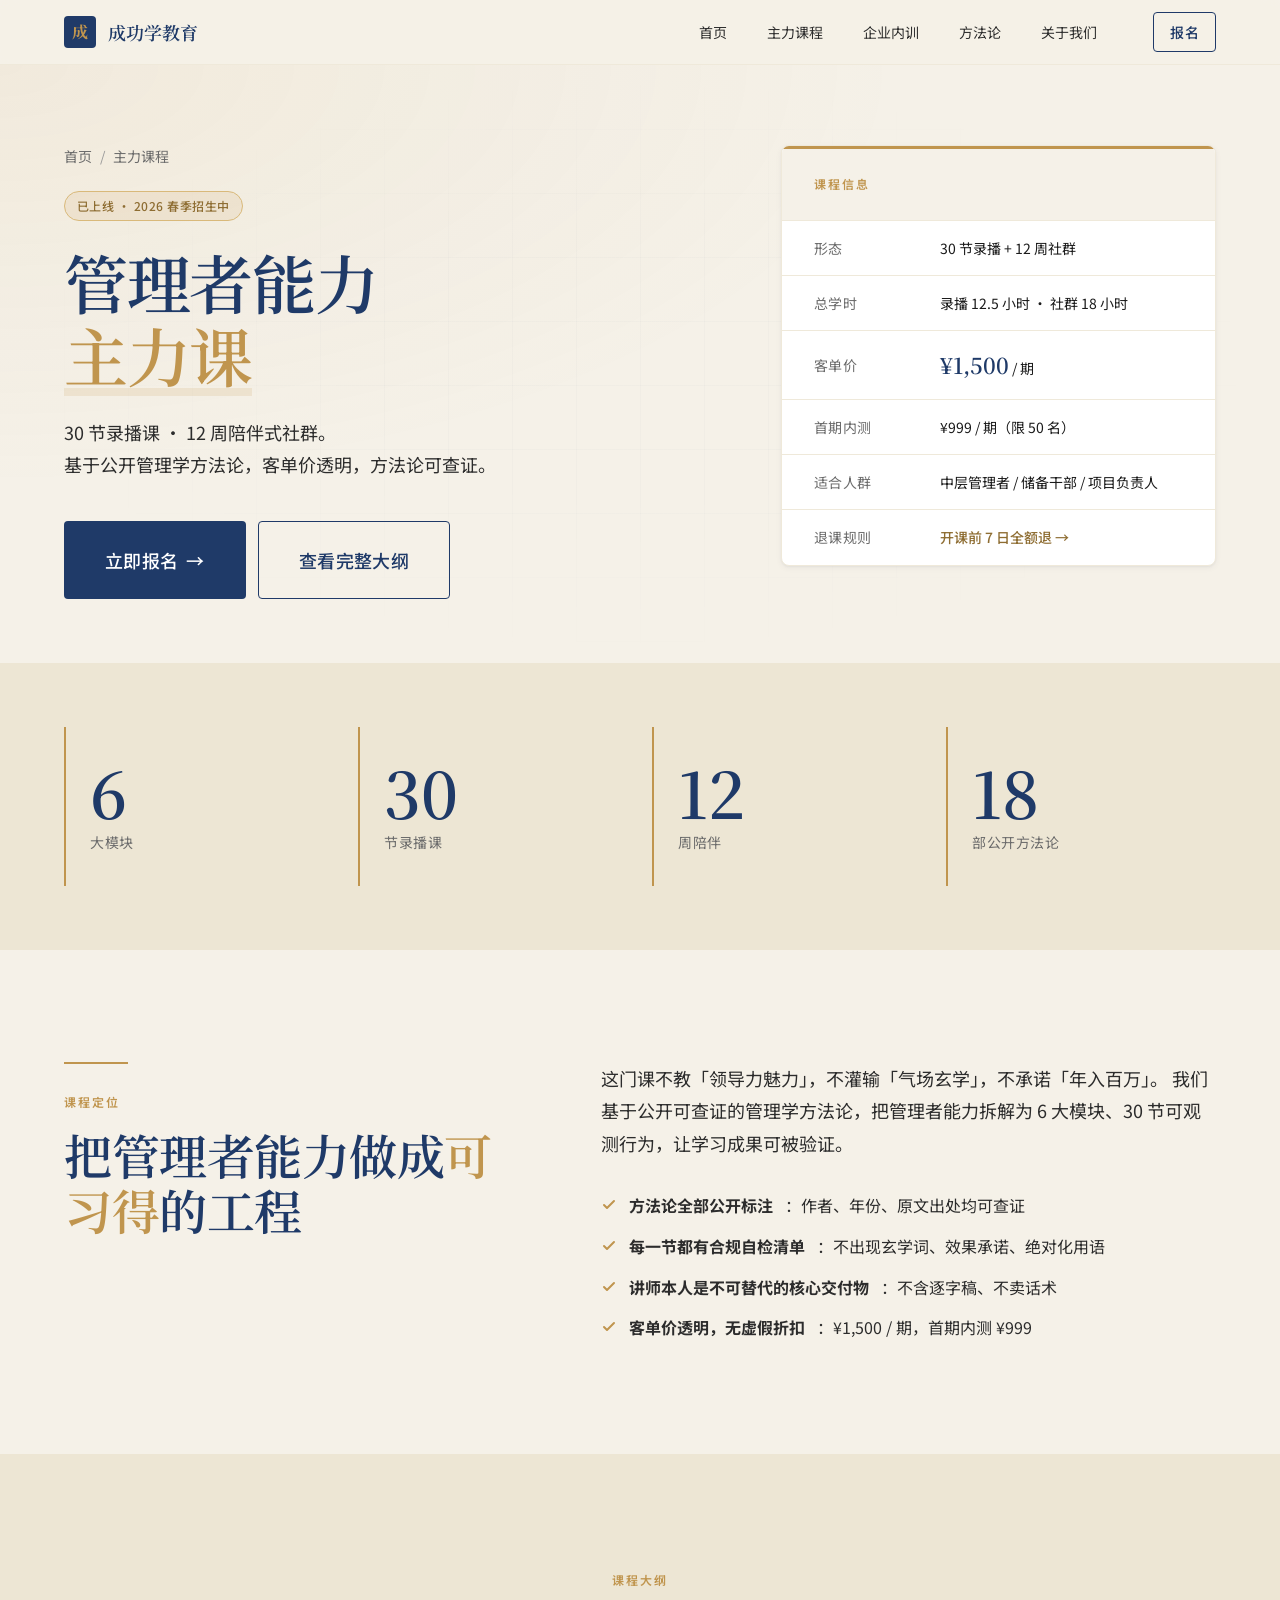
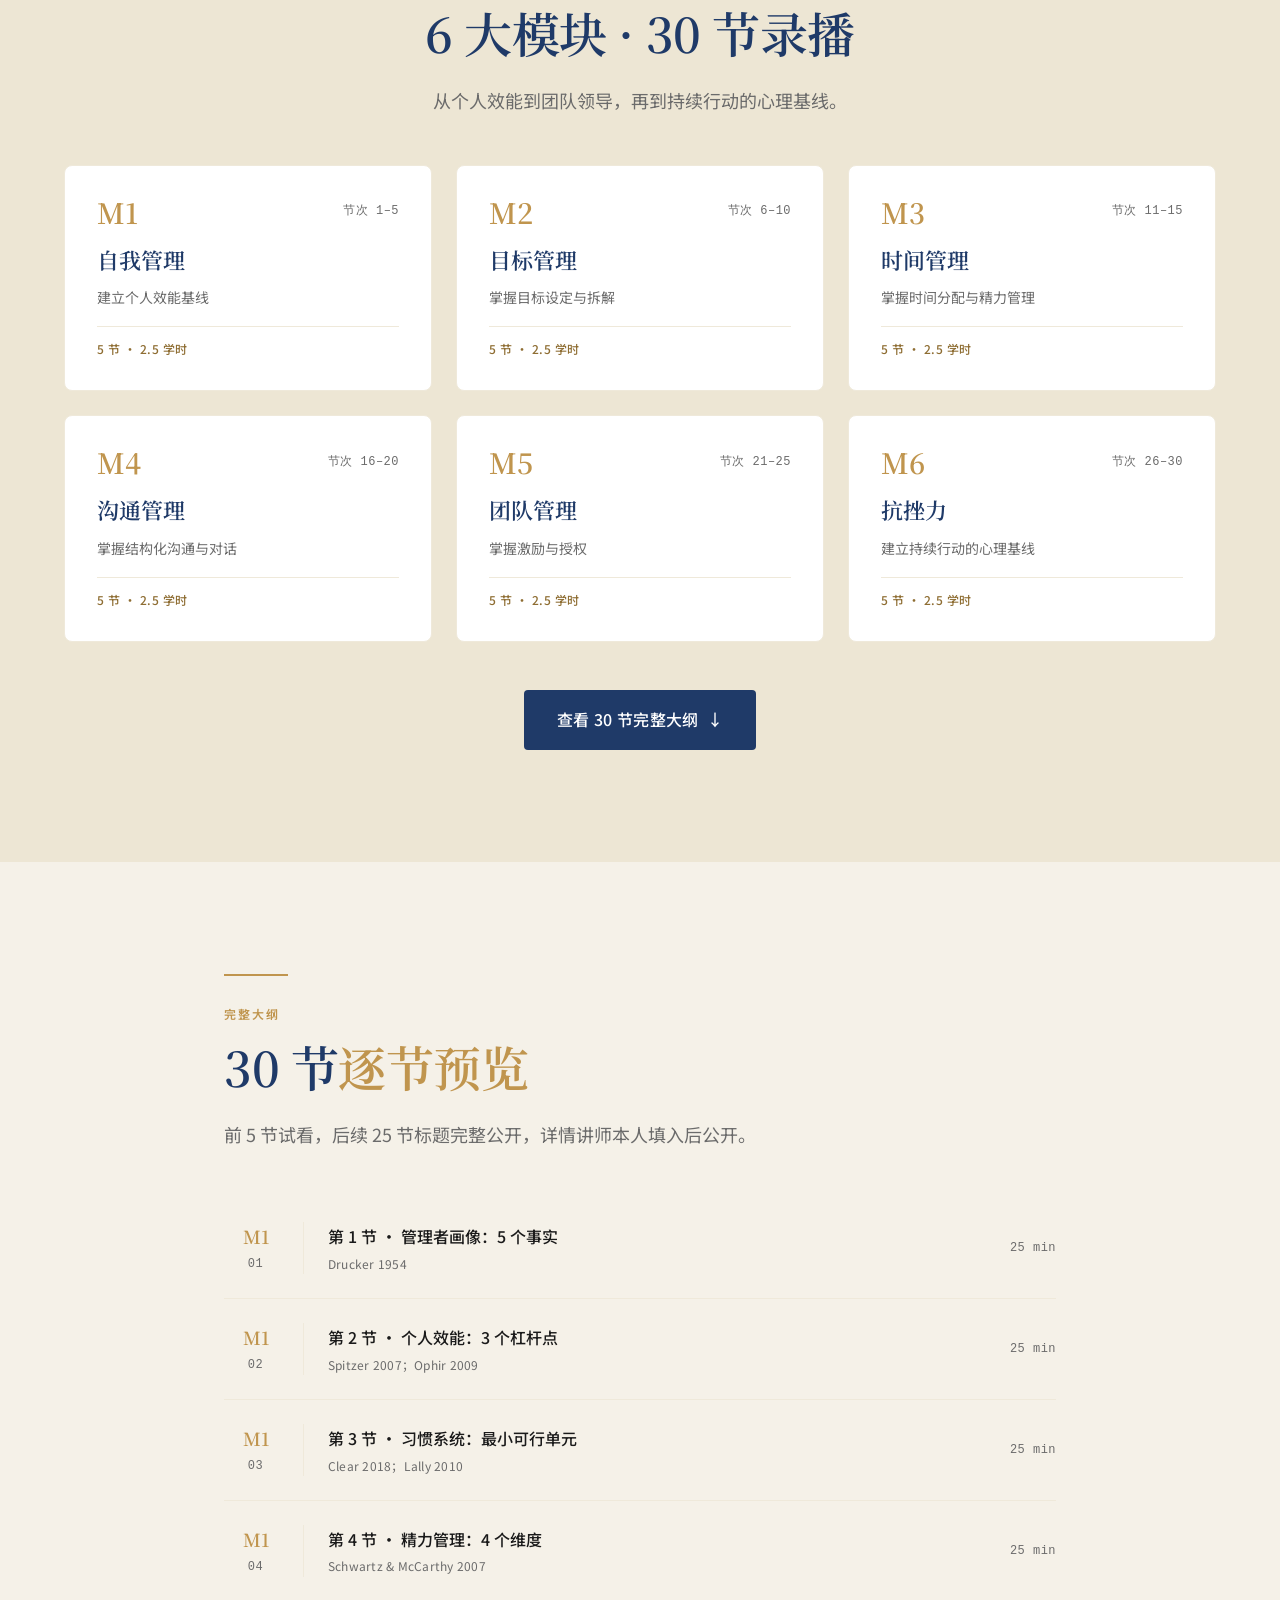
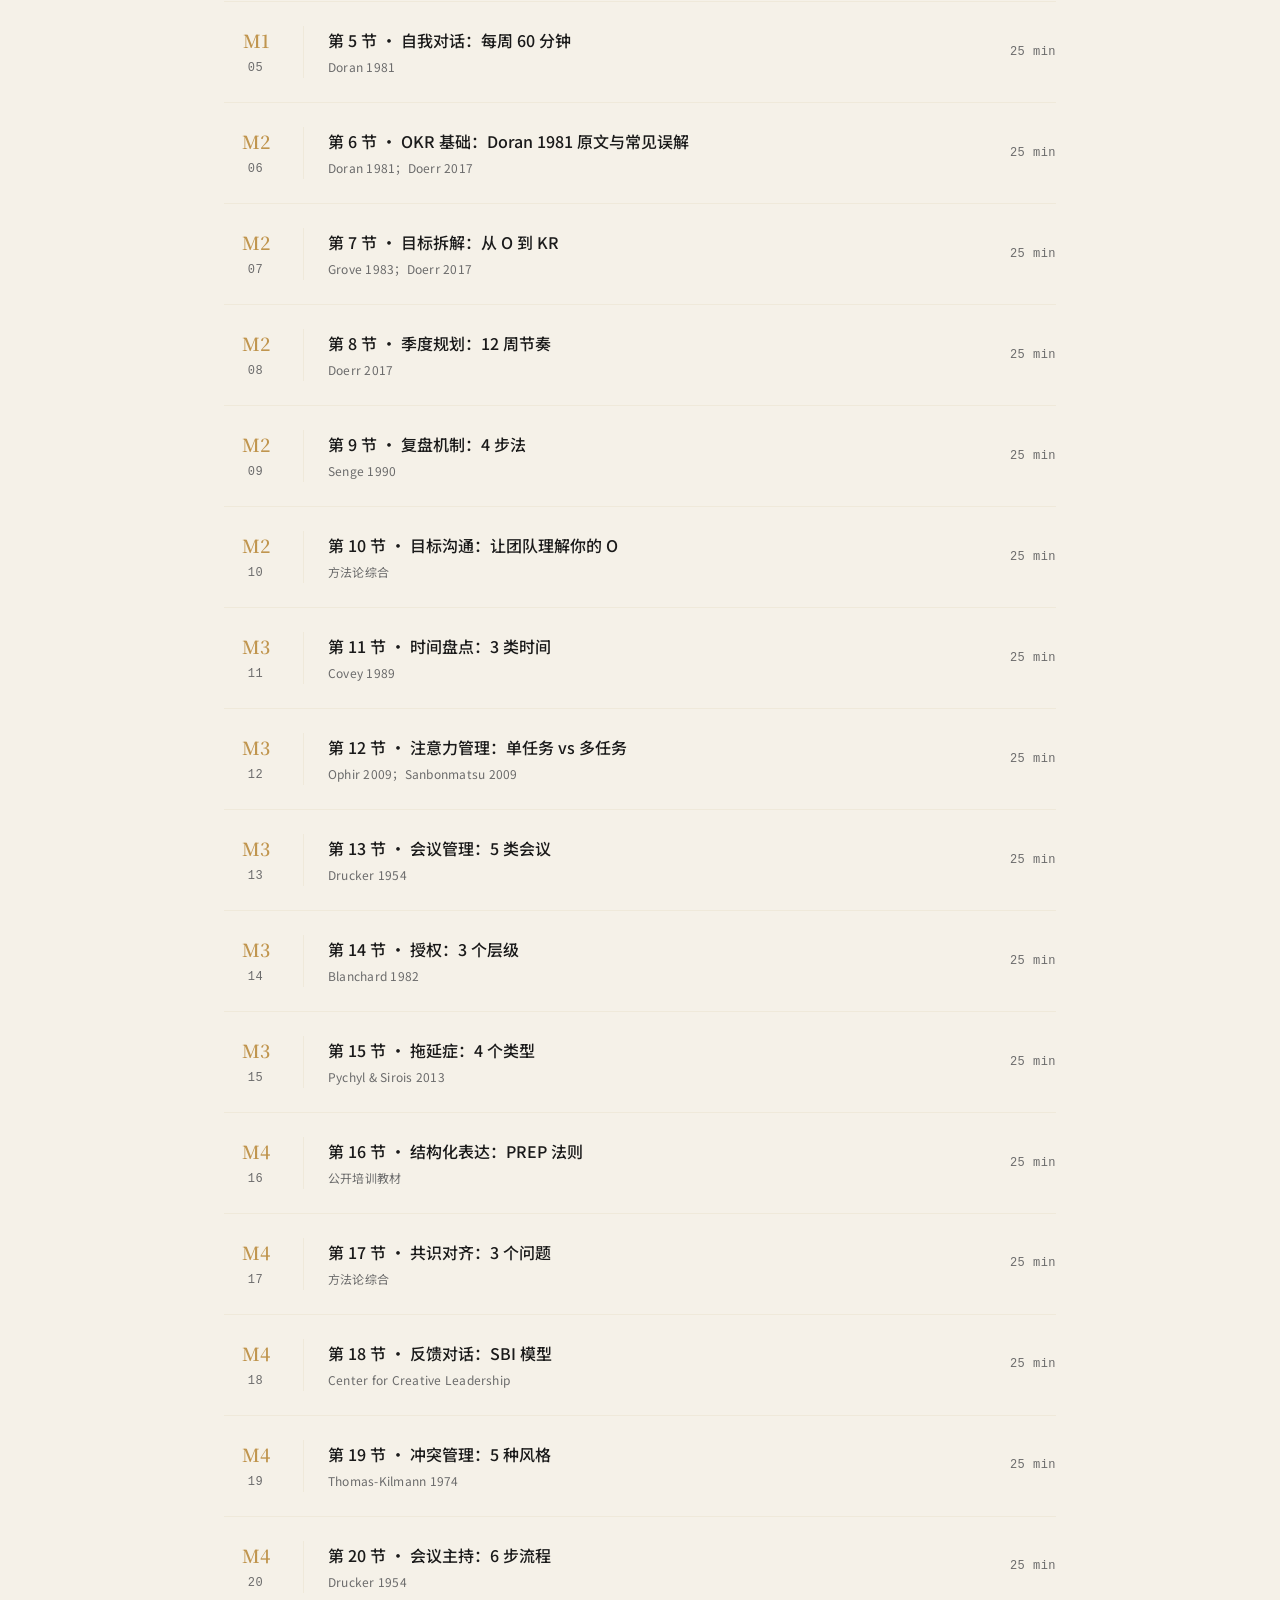
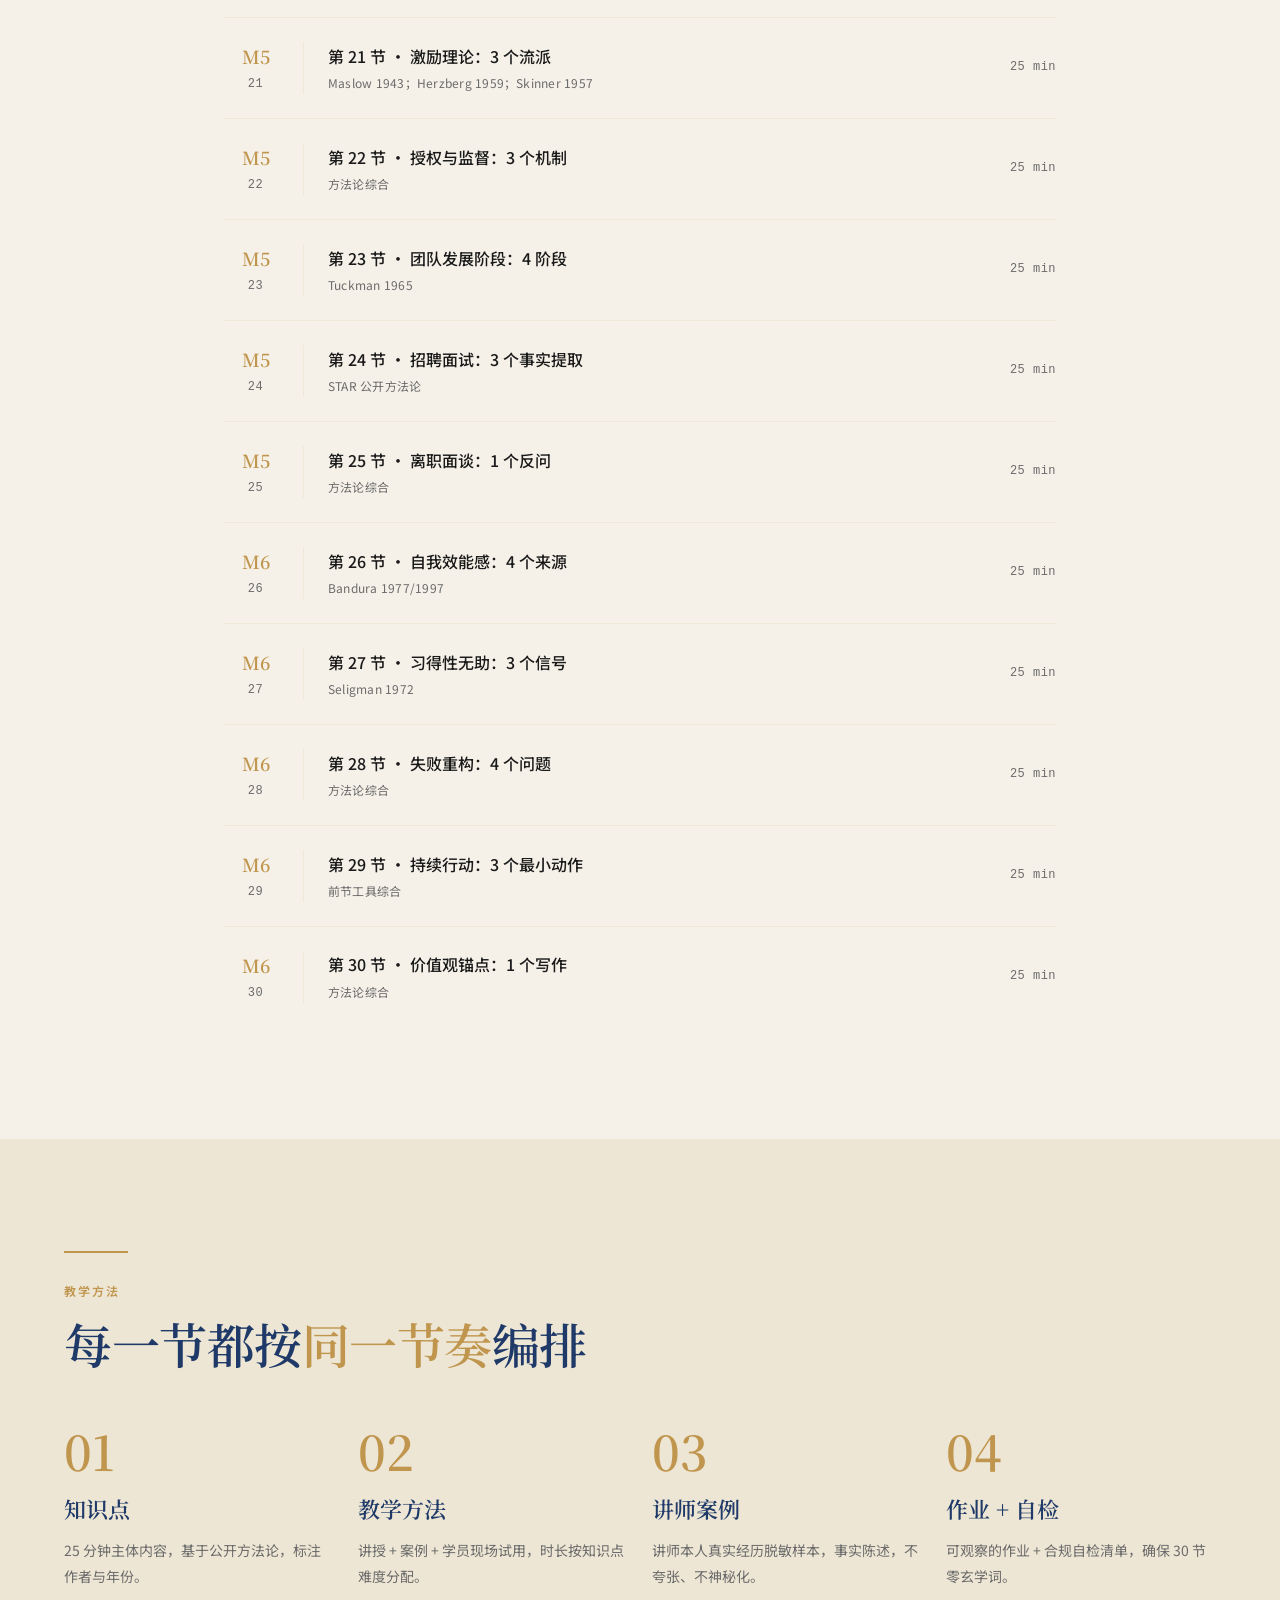
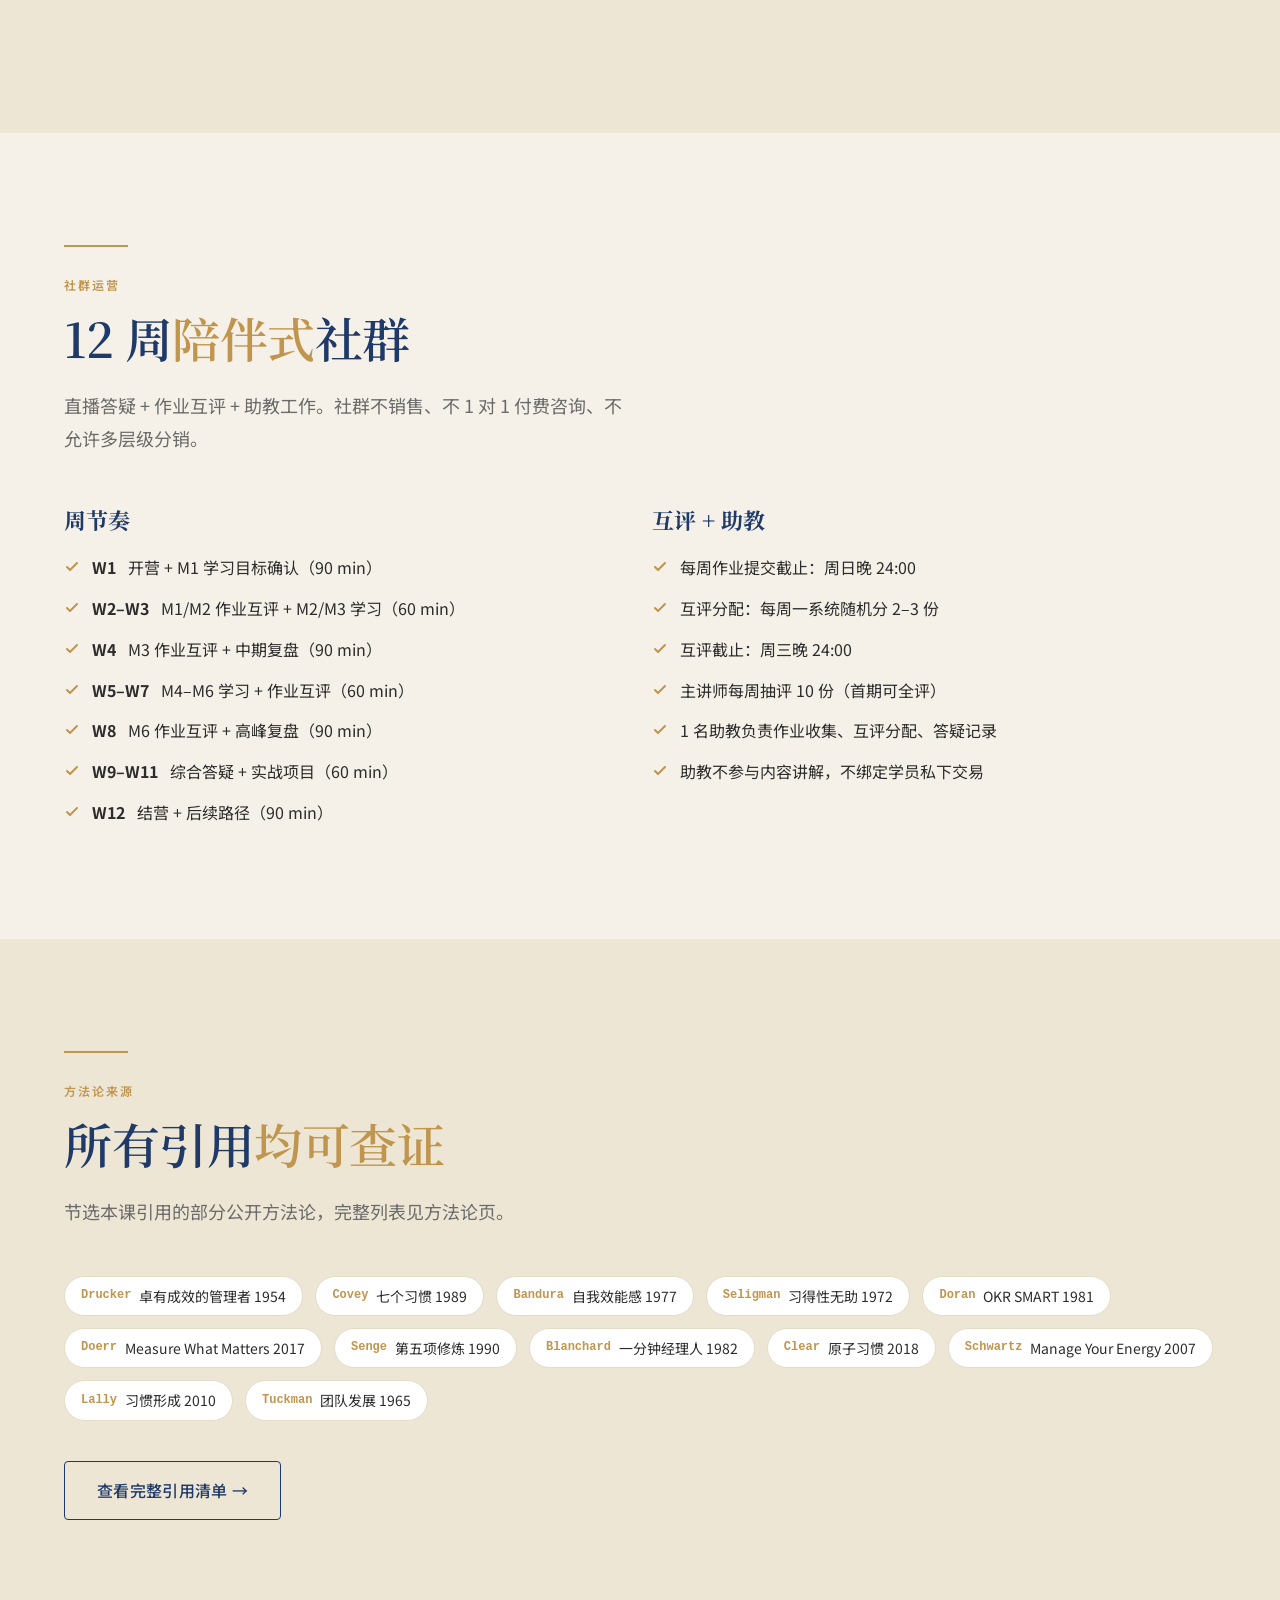
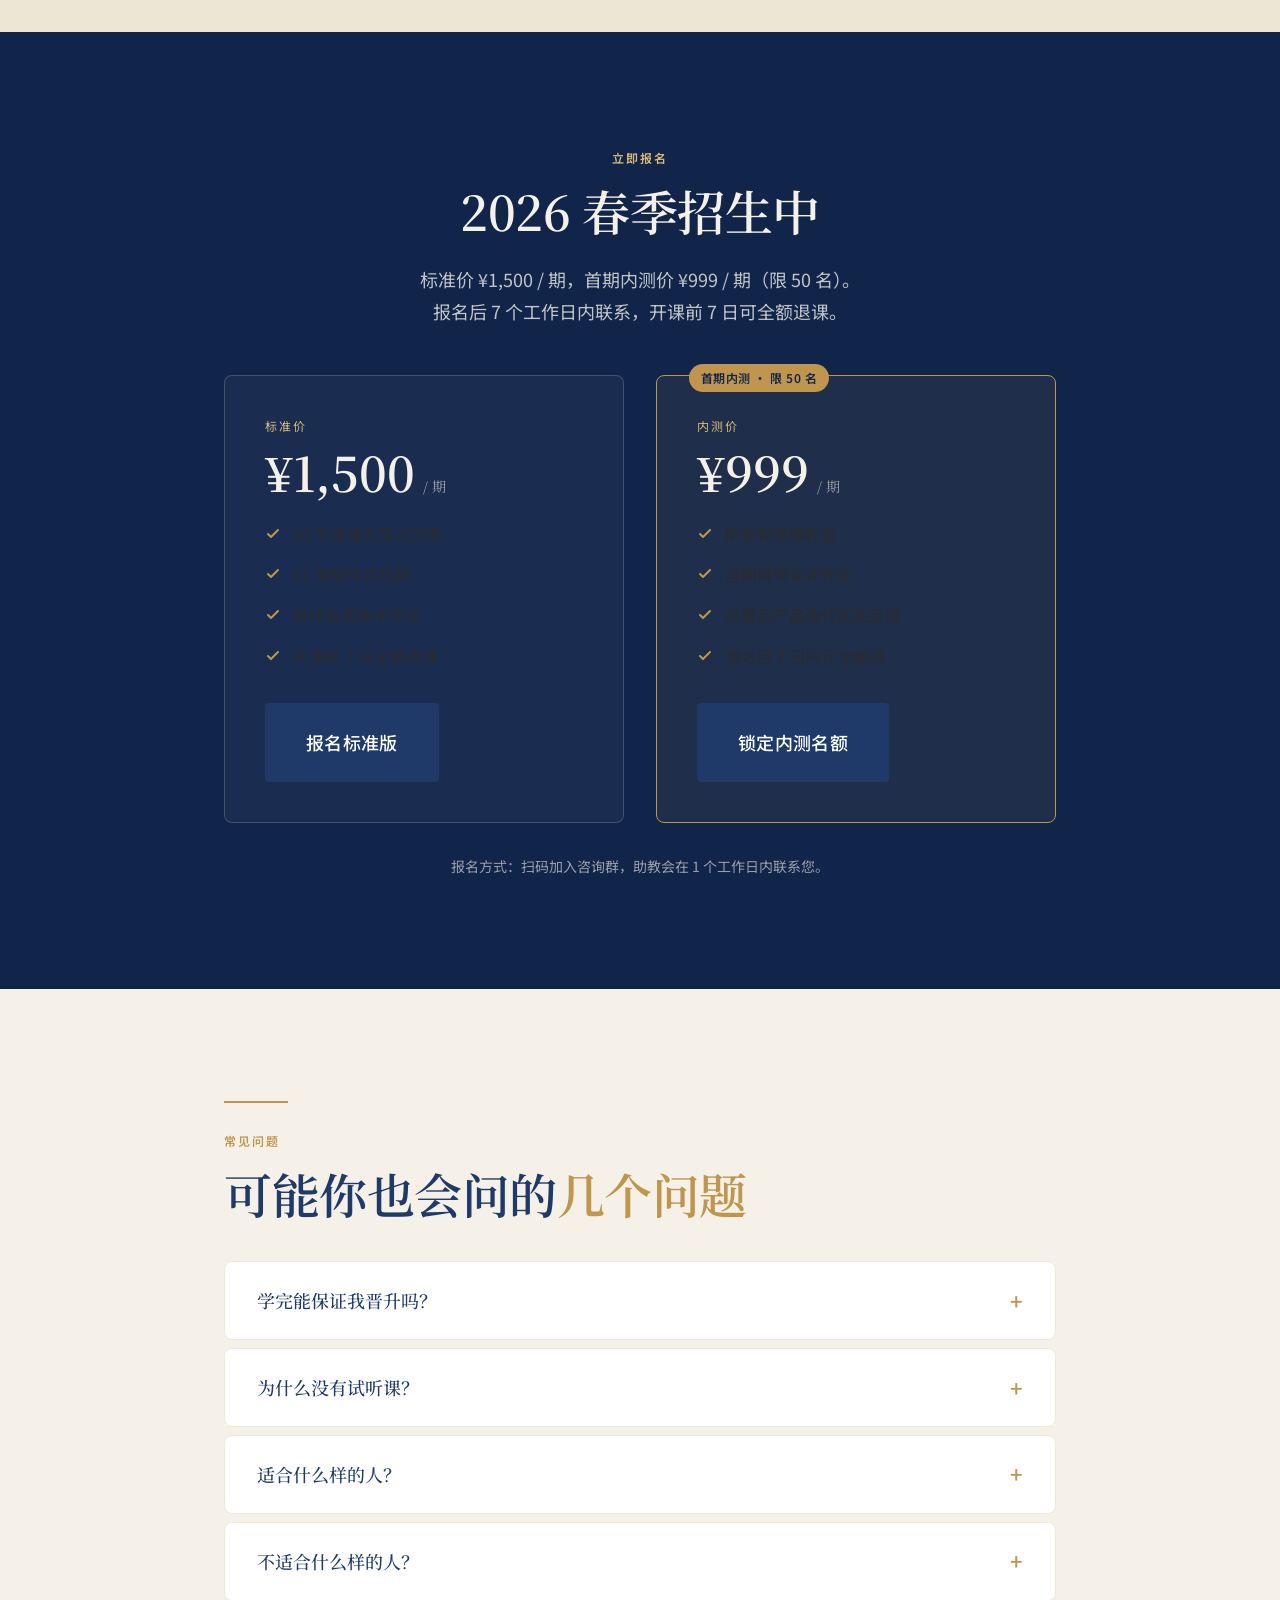
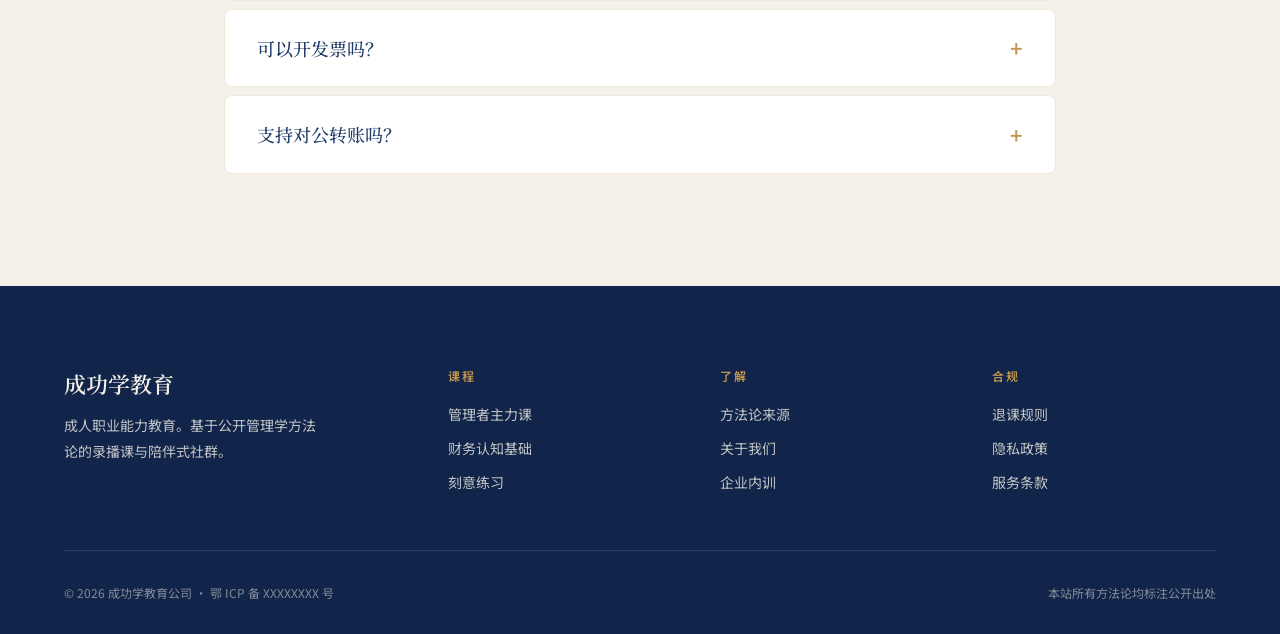
<file: courses/manager-core.html>
<!DOCTYPE html>
<html lang="zh-CN">
<head>
<meta charset="UTF-8">
<meta name="viewport" content="width=device-width, initial-scale=1, viewport-fit=cover">
<meta name="theme-color" content="#1F3A68">
<title>管理者能力 · 主力课｜成功学教育公司</title>
<meta name="description" content="30 节录播课 + 12 周陪伴式社群。基于 Drucker、Covey、Bandura 等公开管理学方法论。客单价 1,500 元/期。">
<link rel="canonical" href="https://huangwei361.github.io/success-edu1-web/courses/manager-core.html">
<meta property="og:type" content="course">
<meta property="og:title" content="管理者能力 · 主力课">
<meta property="og:description" content="30 节录播 + 12 周社群 · 基于公开管理学方法论 · 客单价 1,500 元/期">
<meta property="og:locale" content="zh_CN">

<link rel="preconnect" href="https://fonts.googleapis.com">
<link rel="preconnect" href="https://fonts.gstatic.com" crossorigin>
<link rel="stylesheet" href="https://fonts.googleapis.com/css2?family=Noto+Sans+SC:wght@400;500;600;700&family=Noto+Serif+SC:wght@400;500;600;700&display=swap" media="print" onload="this.media='all'">

<link rel="stylesheet" href="../assets/css/reset.css?v=202609091749">
<link rel="stylesheet" href="../assets/css/tokens.css?v=202609091749">
<link rel="stylesheet" href="../assets/css/layout.css?v=202609091749">
<link rel="stylesheet" href="../assets/css/components.css?v=202609091749">
<link rel="stylesheet" href="../assets/css/pages.css?v=202609091749">
<link rel="stylesheet" href="../assets/css/course.css?v=202609091749">

<script type="application/ld+json">
{
  "@context": "https://schema.org",
  "@type": "Course",
  "name": "管理者能力 · 主力课",
  "description": "30 节录播课 + 12 周陪伴式社群。基于 Drucker、Covey、Bandura 等公开管理学方法论。",
  "provider": {
    "@type": "Organization",
    "name": "成功学教育公司",
    "url": "https://huangwei361.github.io/success-edu1-web/"
  },
  "offers": {
    "@type": "Offer",
    "price": "1500",
    "priceCurrency": "CNY"
  }
}
</script>

  <!-- cache-busting: 解决微信内置浏览器强制缓存 -->
  <meta http-equiv="Cache-Control" content="no-cache, no-store, must-revalidate" />
  <meta http-equiv="Pragma" content="no-cache" />
  <meta http-equiv="Expires" content="0" />
</head>
<body>

<!-- 导航 -->
<nav class="nav" aria-label="主导航">
  <div class="container nav__inner">
    <a href=".././" class="nav__brand" aria-label="返回首页">
      <span class="nav__logo">成</span>
      <span>成功学教育</span>
    </a>
    <button class="nav__toggle" id="navToggle" aria-label="切换菜单" aria-expanded="false">
      <span></span><span></span><span></span>
    </button>
    <ul class="nav__menu" id="navMenu">
      <li><a class="nav__link" href=".././">首页</a></li>
      <li><a class="nav__link nav__link--active" href="../courses/manager-core.html">主力课程</a></li>
      <li><a class="nav__link" href="../for-enterprise.html">企业内训</a></li>
      <li><a class="nav__link" href="../methodology.html">方法论</a></li>
      <li><a class="nav__link" href="../about.html">关于我们</a></li>
      <li><a class="btn btn--outline btn--sm nav__cta" href="#enroll">报名</a></li>
    </ul>
  </div>
</nav>

<main>

<!-- ============================================================
     课程 hero
     ============================================================ -->
<section class="course-hero">
  <div class="container">
    <div class="course-hero__inner">
      <div class="course-hero__content reveal">
        <div class="course-hero__crumb">
          <a href=".././">首页</a>
          <span>/</span>
          <a href="#">主力课程</a>
        </div>
        <div class="course-hero__tag">已上线 · 2026 春季招生中</div>
        <h1 class="course-hero__title">管理者能力<br><em>主力课</em></h1>
        <p class="course-hero__lead">
          30 节录播课 · 12 周陪伴式社群。<br>
          基于公开管理学方法论，客单价透明，方法论可查证。
        </p>
        <div class="course-hero__actions">
          <a class="btn btn--primary btn--lg" href="#enroll">立即报名 <span class="arrow">→</span></a>
          <a class="btn btn--outline btn--lg" href="#syllabus">查看完整大纲</a>
        </div>
      </div>

      <aside class="course-hero__panel reveal">
        <div class="course-hero__panel-head">
          <span class="course-hero__panel-label">课程信息</span>
        </div>
        <dl class="course-hero__panel-list">
          <div class="course-hero__panel-row">
            <dt>形态</dt>
            <dd>30 节录播 + 12 周社群</dd>
          </div>
          <div class="course-hero__panel-row">
            <dt>总学时</dt>
            <dd>录播 12.5 小时 · 社群 18 小时</dd>
          </div>
          <div class="course-hero__panel-row">
            <dt>客单价</dt>
            <dd><strong class="course-hero__price">¥1,500</strong> / 期</dd>
          </div>
          <div class="course-hero__panel-row">
            <dt>首期内测</dt>
            <dd>¥999 / 期（限 50 名）</dd>
          </div>
          <div class="course-hero__panel-row">
            <dt>适合人群</dt>
            <dd>中层管理者 / 储备干部 / 项目负责人</dd>
          </div>
          <div class="course-hero__panel-row">
            <dt>退课规则</dt>
            <dd><a href="../legal/refund.html">开课前 7 日全额退 →</a></dd>
          </div>
        </dl>
      </aside>
    </div>
  </div>
</section>

<!-- ============================================================
     核心数据
     ============================================================ -->
<section class="section section--tight section--soft">
  <div class="container">
    <div class="grid grid--4 reveal">
      <div class="stat">
        <div class="stat__num">6</div>
        <div class="stat__label">大模块</div>
      </div>
      <div class="stat">
        <div class="stat__num">30</div>
        <div class="stat__label">节录播课</div>
      </div>
      <div class="stat">
        <div class="stat__num">12</div>
        <div class="stat__label">周陪伴</div>
      </div>
      <div class="stat">
        <div class="stat__num">18</div>
        <div class="stat__label">部公开方法论</div>
      </div>
    </div>
  </div>
</section>

<!-- ============================================================
     课程定位
     ============================================================ -->
<section class="section">
  <div class="container">
    <div class="course-positioning">
      <div class="reveal">
        <div class="gold-line"></div>
        <span class="section__eyebrow">课程定位</span>
        <h2 class="section__title">把管理者能力做成<em>可习得</em>的工程</h2>
      </div>
      <div class="reveal">
        <p class="course-positioning__lead">
          这门课不教「领导力魅力」，不灌输「气场玄学」，不承诺「年入百万」。
          我们基于公开可查证的管理学方法论，把管理者能力拆解为 6 大模块、30 节可观测行为，让学习成果可被验证。
        </p>
        <ul class="check-list" style="margin-top: var(--sp-6);">
          <li><strong>方法论全部公开标注</strong>：作者、年份、原文出处均可查证</li>
          <li><strong>每一节都有合规自检清单</strong>：不出现玄学词、效果承诺、绝对化用语</li>
          <li><strong>讲师本人是不可替代的核心交付物</strong>：不含逐字稿、不卖话术</li>
          <li><strong>客单价透明，无虚假折扣</strong>：¥1,500 / 期，首期内测 ¥999</li>
        </ul>
      </div>
    </div>
  </div>
</section>

<!-- ============================================================
     6 大模块
     ============================================================ -->
<section class="section section--soft" id="syllabus">
  <div class="container">
    <div class="reveal" style="text-align: center; max-width: 720px; margin: 0 auto var(--sp-8);">
      <span class="section__eyebrow">课程大纲</span>
      <h2 class="section__title">6 大模块 · 30 节录播</h2>
      <p class="section__lead" style="margin-left: auto; margin-right: auto;">从个人效能到团队领导，再到持续行动的心理基线。</p>
    </div>

    <div class="module-grid reveal" id="moduleGrid">
      <!-- JS 注入 -->
    </div>

    <div class="reveal" style="text-align: center; margin-top: var(--sp-8);">
      <a class="btn btn--primary" href="#full-syllabus">查看 30 节完整大纲 <span class="arrow">↓</span></a>
    </div>
  </div>
</section>

<!-- ============================================================
     30 节完整大纲（折叠）
     ============================================================ -->
<section class="section" id="full-syllabus">
  <div class="container container--narrow">
    <div class="reveal">
      <div class="gold-line"></div>
      <span class="section__eyebrow">完整大纲</span>
      <h2 class="section__title">30 节<em>逐节预览</em></h2>
      <p class="section__lead">前 5 节试看，后续 25 节标题完整公开，详情讲师本人填入后公开。</p>
    </div>

    <ol class="lesson-list reveal" id="lessonList">
      <!-- JS 注入 -->
    </ol>
  </div>
</section>

<!-- ============================================================
     教学方法
     ============================================================ -->
<section class="section section--soft">
  <div class="container">
    <div class="reveal">
      <div class="gold-line"></div>
      <span class="section__eyebrow">教学方法</span>
      <h2 class="section__title">每一节都按<em>同一节奏</em>编排</h2>
    </div>

    <div class="grid grid--4 reveal">
      <div class="method-card">
        <div class="method-card__num">01</div>
        <h3 class="method-card__title">知识点</h3>
        <p class="method-card__desc">25 分钟主体内容，基于公开方法论，标注作者与年份。</p>
      </div>
      <div class="method-card">
        <div class="method-card__num">02</div>
        <h3 class="method-card__title">教学方法</h3>
        <p class="method-card__desc">讲授 + 案例 + 学员现场试用，时长按知识点难度分配。</p>
      </div>
      <div class="method-card">
        <div class="method-card__num">03</div>
        <h3 class="method-card__title">讲师案例</h3>
        <p class="method-card__desc">讲师本人真实经历脱敏样本，事实陈述，不夸张、不神秘化。</p>
      </div>
      <div class="method-card">
        <div class="method-card__num">04</div>
        <h3 class="method-card__title">作业 + 自检</h3>
        <p class="method-card__desc">可观察的作业 + 合规自检清单，确保 30 节零玄学词。</p>
      </div>
    </div>
  </div>
</section>

<!-- ============================================================
     社群运营
     ============================================================ -->
<section class="section">
  <div class="container">
    <div class="reveal">
      <div class="gold-line"></div>
      <span class="section__eyebrow">社群运营</span>
      <h2 class="section__title">12 周<em>陪伴式</em>社群</h2>
      <p class="section__lead">直播答疑 + 作业互评 + 助教工作。社群不销售、不 1 对 1 付费咨询、不允许多层级分销。</p>
    </div>

    <div class="grid grid--2 reveal" style="margin-top: var(--sp-7);">
      <div>
        <h3 style="font-family: var(--font-serif); color: var(--primary); font-size: var(--fs-22); margin-bottom: var(--sp-4);">周节奏</h3>
        <ul class="check-list">
          <li><strong>W1</strong> 开营 + M1 学习目标确认（90 min）</li>
          <li><strong>W2–W3</strong> M1/M2 作业互评 + M2/M3 学习（60 min）</li>
          <li><strong>W4</strong> M3 作业互评 + 中期复盘（90 min）</li>
          <li><strong>W5–W7</strong> M4–M6 学习 + 作业互评（60 min）</li>
          <li><strong>W8</strong> M6 作业互评 + 高峰复盘（90 min）</li>
          <li><strong>W9–W11</strong> 综合答疑 + 实战项目（60 min）</li>
          <li><strong>W12</strong> 结营 + 后续路径（90 min）</li>
        </ul>
      </div>
      <div>
        <h3 style="font-family: var(--font-serif); color: var(--primary); font-size: var(--fs-22); margin-bottom: var(--sp-4);">互评 + 助教</h3>
        <ul class="check-list">
          <li>每周作业提交截止：周日晚 24:00</li>
          <li>互评分配：每周一系统随机分 2–3 份</li>
          <li>互评截止：周三晚 24:00</li>
          <li>主讲师每周抽评 10 份（首期可全评）</li>
          <li>1 名助教负责作业收集、互评分配、答疑记录</li>
          <li>助教不参与内容讲解，不绑定学员私下交易</li>
        </ul>
      </div>
    </div>
  </div>
</section>

<!-- ============================================================
     方法论来源（精简版）
     ============================================================ -->
<section class="section section--soft">
  <div class="container">
    <div class="reveal">
      <div class="gold-line"></div>
      <span class="section__eyebrow">方法论来源</span>
      <h2 class="section__title">所有引用<em>均可查证</em></h2>
      <p class="section__lead">节选本课引用的部分公开方法论，完整列表见方法论页。</p>
    </div>

    <div class="method-grid reveal">
      <span class="module-chip"><span class="module-chip__code">Drucker</span> 卓有成效的管理者 1954</span>
      <span class="module-chip"><span class="module-chip__code">Covey</span> 七个习惯 1989</span>
      <span class="module-chip"><span class="module-chip__code">Bandura</span> 自我效能感 1977</span>
      <span class="module-chip"><span class="module-chip__code">Seligman</span> 习得性无助 1972</span>
      <span class="module-chip"><span class="module-chip__code">Doran</span> OKR SMART 1981</span>
      <span class="module-chip"><span class="module-chip__code">Doerr</span> Measure What Matters 2017</span>
      <span class="module-chip"><span class="module-chip__code">Senge</span> 第五项修炼 1990</span>
      <span class="module-chip"><span class="module-chip__code">Blanchard</span> 一分钟经理人 1982</span>
      <span class="module-chip"><span class="module-chip__code">Clear</span> 原子习惯 2018</span>
      <span class="module-chip"><span class="module-chip__code">Schwartz</span> Manage Your Energy 2007</span>
      <span class="module-chip"><span class="module-chip__code">Lally</span> 习惯形成 2010</span>
      <span class="module-chip"><span class="module-chip__code">Tuckman</span> 团队发展 1965</span>
    </div>

    <div class="reveal" style="margin-top: var(--sp-7);">
      <a href="../methodology.html" class="btn btn--outline">查看完整引用清单 →</a>
    </div>
  </div>
</section>

<!-- ============================================================
     报名区
     ============================================================ -->
<section class="section section--dark" id="enroll">
  <div class="container container--narrow">
    <div class="reveal" style="text-align: center;">
      <span class="section__eyebrow" style="color: var(--accent-soft);">立即报名</span>
      <h2 class="section__title section__title--light">2026 春季招生中</h2>
      <p class="section__lead section__lead--light" style="margin-left: auto; margin-right: auto;">标准价 ¥1,500 / 期，首期内测价 ¥999 / 期（限 50 名）。<br>报名后 7 个工作日内联系，开课前 7 日可全额退课。</p>
    </div>

    <div class="enroll-grid reveal">
      <div class="enroll-card">
        <div class="enroll-card__label">标准价</div>
        <div class="enroll-card__price">¥1,500<span class="enroll-card__unit">/ 期</span></div>
        <ul class="check-list enroll-card__list">
          <li>30 节录播无限次回看</li>
          <li>12 周陪伴式社群</li>
          <li>讲师每周抽评作业</li>
          <li>开课前 7 日全额退课</li>
        </ul>
        <button class="btn btn--primary btn--lg enroll-card__btn">报名标准版</button>
      </div>

      <div class="enroll-card enroll-card--featured">
        <div class="enroll-card__badge">首期内测 · 限 50 名</div>
        <div class="enroll-card__label">内测价</div>
        <div class="enroll-card__price">¥999<span class="enroll-card__unit">/ 期</span></div>
        <ul class="check-list enroll-card__list">
          <li>所有标准版权益</li>
          <li>首期讲师全评作业</li>
          <li>结营后产品迭代优先反馈</li>
          <li>报名后 7 日内可全额退</li>
        </ul>
        <button class="btn btn--primary btn--lg enroll-card__btn">锁定内测名额</button>
      </div>
    </div>

    <p style="text-align: center; color: rgba(245,241,232,0.6); font-size: var(--fs-14); margin-top: var(--sp-6);">
      报名方式：扫码加入咨询群，助教会在 1 个工作日内联系您。
    </p>
  </div>
</section>

<!-- ============================================================
     FAQ
     ============================================================ -->
<section class="section">
  <div class="container container--narrow">
    <div class="reveal">
      <div class="gold-line"></div>
      <span class="section__eyebrow">常见问题</span>
      <h2 class="section__title">可能你也会问的<em>几个问题</em></h2>
    </div>

    <div class="faq-list reveal">
      <details class="faq-item">
        <summary>学完能保证我晋升吗？</summary>
        <p>不能。学习成果取决于你的具体场景与投入。本课承诺的是「30 节可观测的方法论」，不承诺任何职业结果。详见退课规则。</p>
      </details>
      <details class="faq-item">
        <summary>为什么没有试听课？</summary>
        <p>v1 暂未提供单节试听。如需了解教学风格，可联系助教索取 1 节完整视频链接（限企业内训咨询 / 公开课邀请场景）。</p>
      </details>
      <details class="faq-item">
        <summary>适合什么样的人？</summary>
        <p>中层管理者、储备干部、项目负责人。如果你已经有 3–5 年管理经验，本课能帮你把经验结构化；如果刚开始带人，前 6 节最有用。</p>
      </details>
      <details class="faq-item">
        <summary>不适合什么样的人？</summary>
        <p>寻找「年入百万」「改变命运」类承诺的同学，本课明确不做此类承诺，请谨慎评估。</p>
      </details>
      <details class="faq-item">
        <summary>可以开发票吗？</summary>
        <p>可以。报名时请在备注中填写开票信息（抬头 / 税号 / 邮箱），3 个工作日内寄出。</p>
      </details>
      <details class="faq-item">
        <summary>支持对公转账吗？</summary>
        <p>支持。联系助教获取对公转账账户信息。</p>
      </details>
    </div>
  </div>
</section>

</main>

<!-- 页脚 -->
<footer class="footer">
  <div class="container">
    <div class="footer__top">
      <div class="footer__brand-col">
        <div class="footer__brand">成功学教育</div>
        <p class="footer__desc">成人职业能力教育。基于公开管理学方法论的录播课与陪伴式社群。</p>
      </div>
      <div class="footer__col">
        <h4>课程</h4>
        <ul>
          <li><a href="../courses/manager-core.html">管理者主力课</a></li>
          <li><a href="#">财务认知基础</a></li>
          <li><a href="#">刻意练习</a></li>
        </ul>
      </div>
      <div class="footer__col">
        <h4>了解</h4>
        <ul>
          <li><a href="../methodology.html">方法论来源</a></li>
          <li><a href="../about.html">关于我们</a></li>
          <li><a href="../for-enterprise.html">企业内训</a></li>
        </ul>
      </div>
      <div class="footer__col">
        <h4>合规</h4>
        <ul>
          <li><a href="../legal/refund.html">退课规则</a></li>
          <li><a href="#">隐私政策</a></li>
          <li><a href="#">服务条款</a></li>
        </ul>
      </div>
    </div>
    <div class="footer__bottom">
      <span>© 2026 成功学教育公司 · 鄂 ICP 备 XXXXXXXX 号</span>
      <span>本站所有方法论均标注公开出处</span>
    </div>
  </div>
</footer>

<!-- 课程数据 + 渲染 -->
<script src="../assets/js/course-data.js?v=202609091749"></script>
<script src="../assets/js/course.js?v=202609091749"></script>
<script src="../assets/js/main.js?v=202609091749" defer></script>
</body>
</html>
</file>
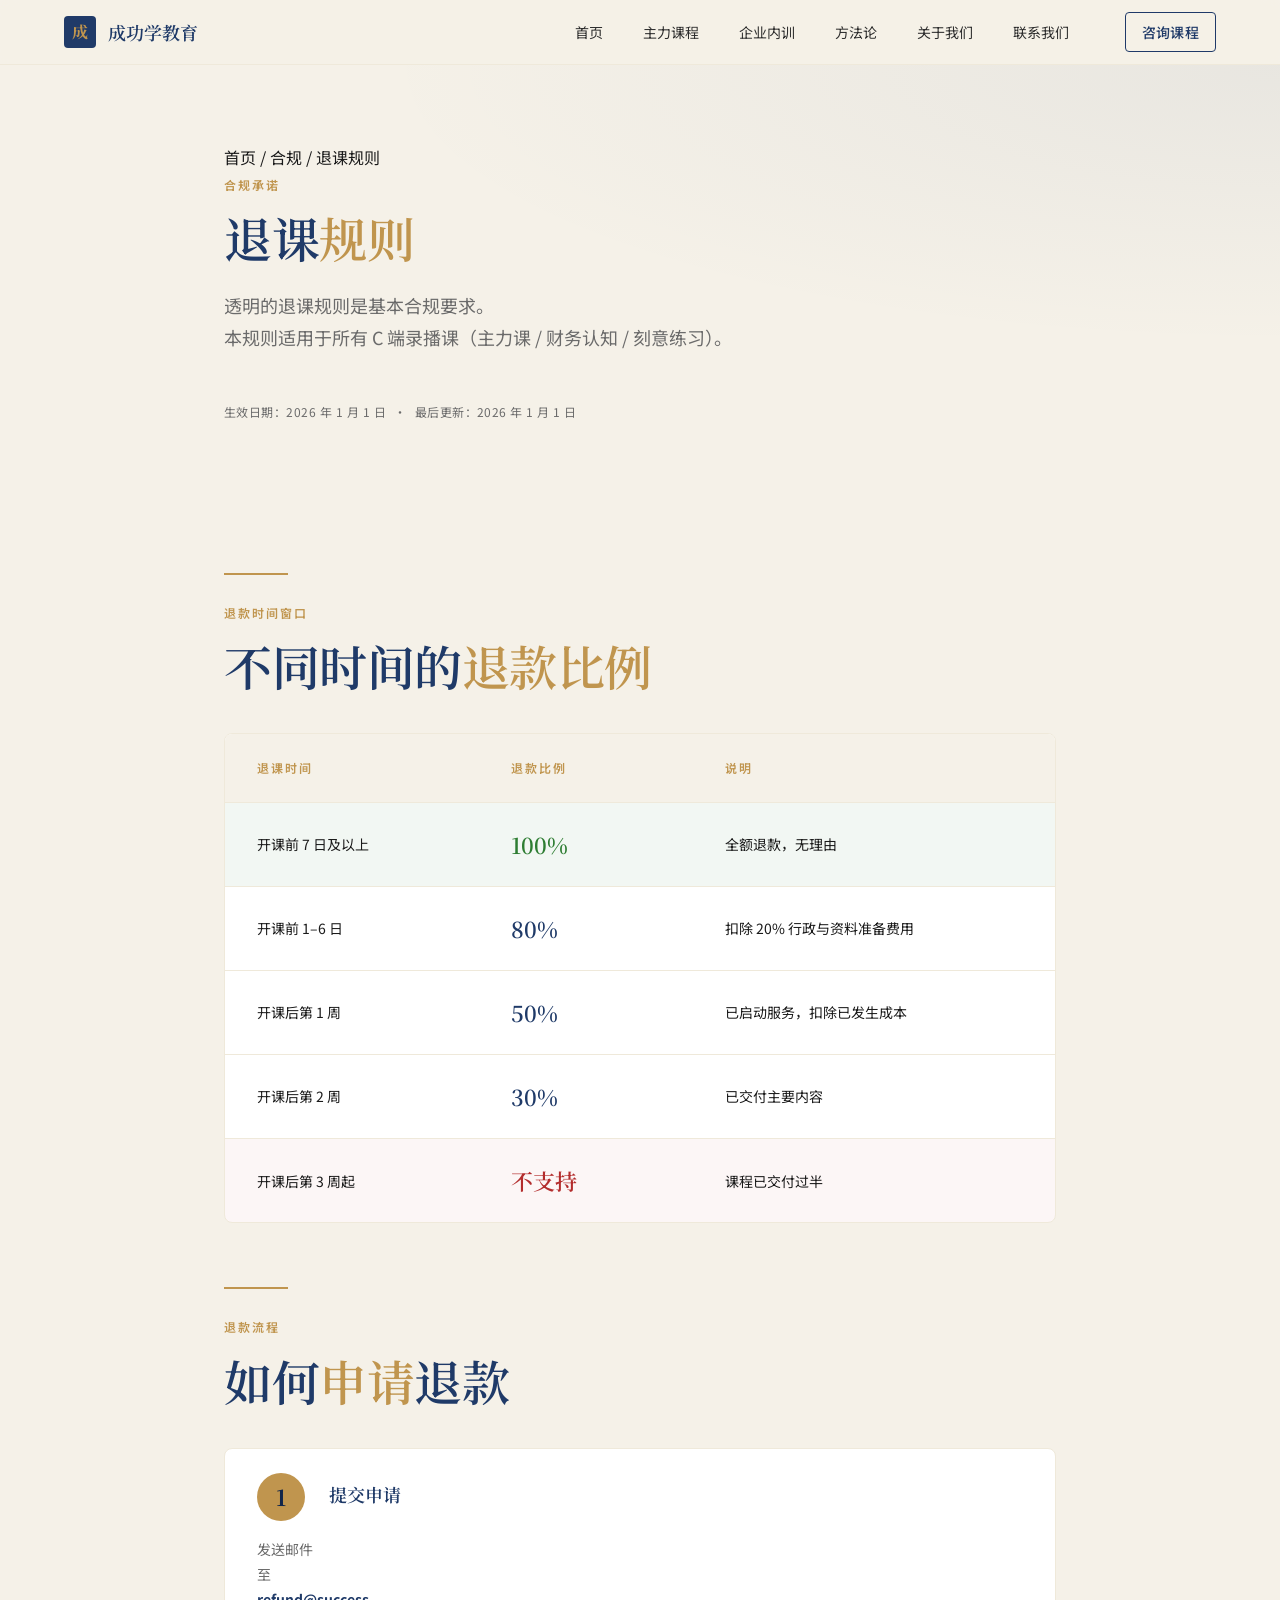
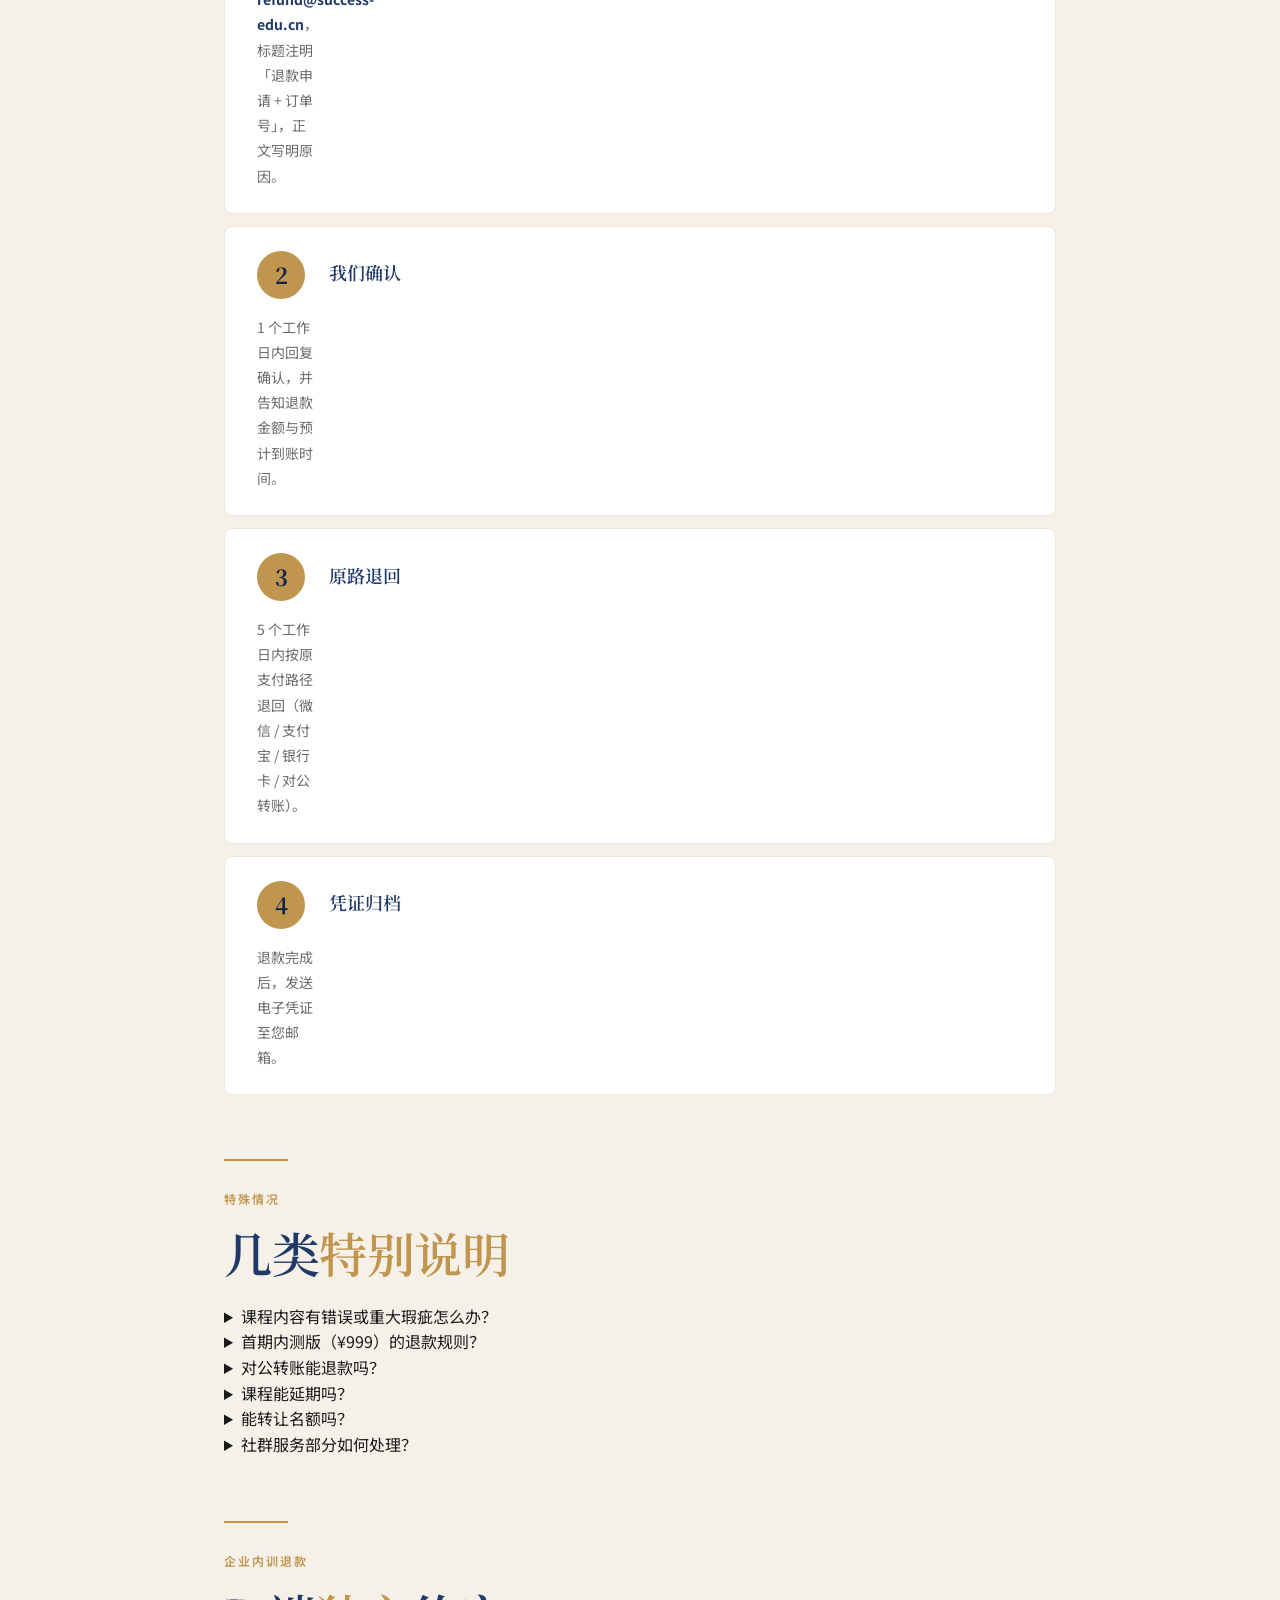
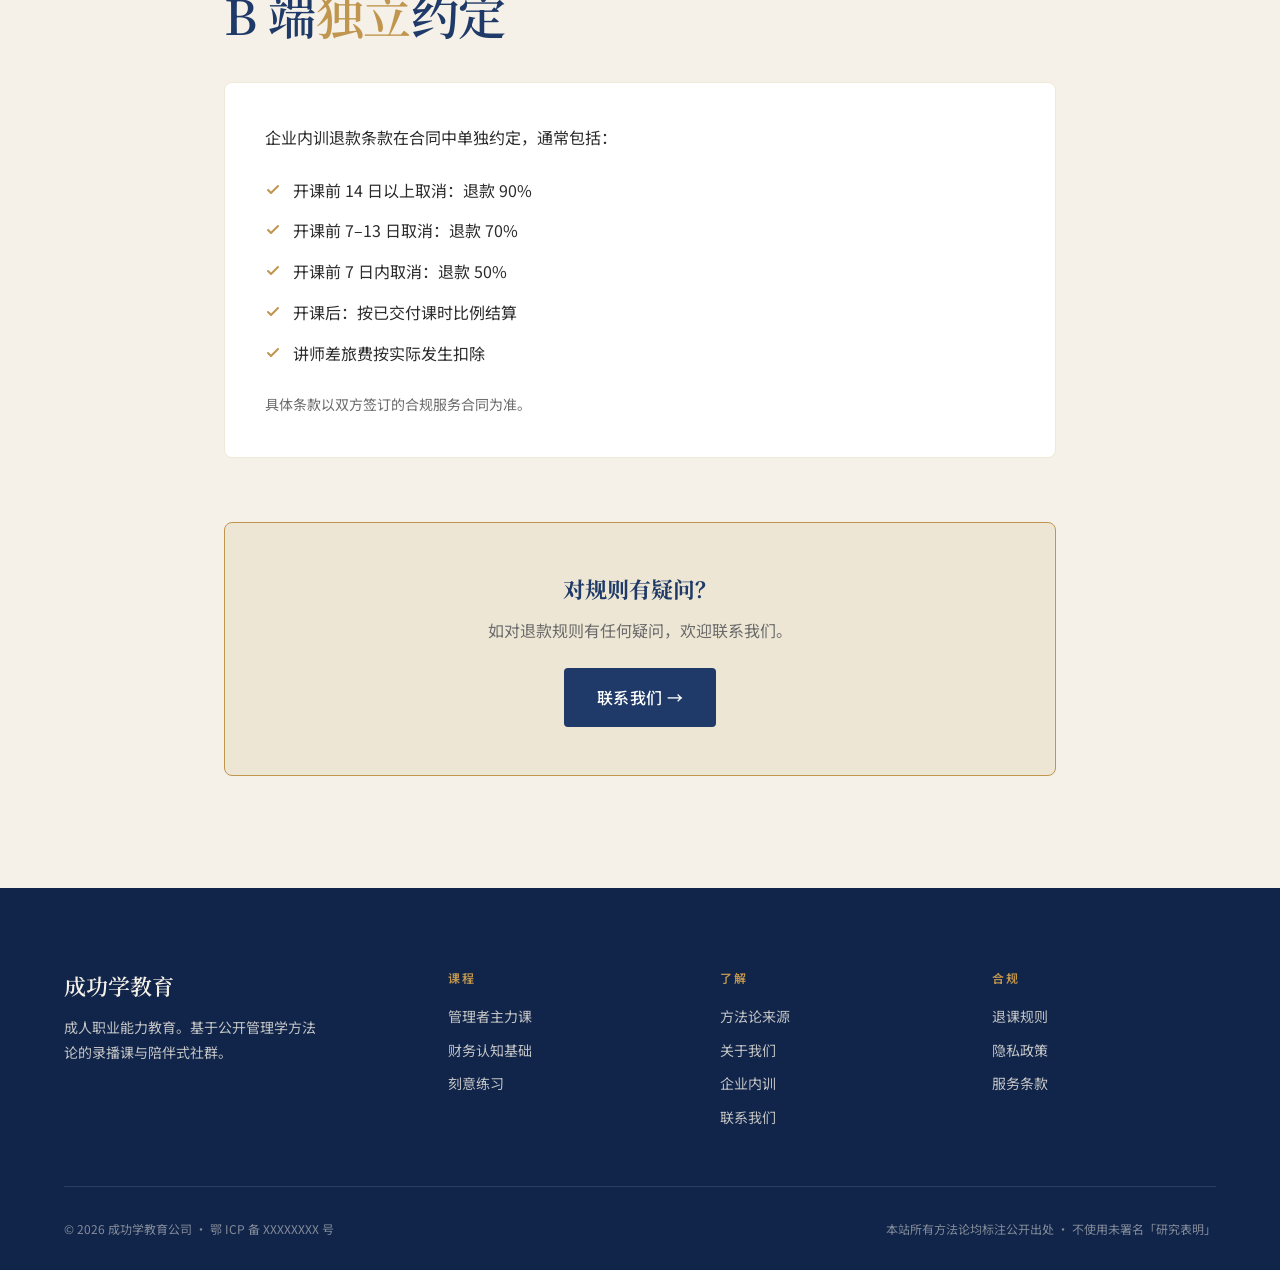
<file: legal/refund.html>
<!DOCTYPE html>
<html lang="zh-CN">
<head>
<meta charset="UTF-8">
<meta name="viewport" content="width=device-width, initial-scale=1, viewport-fit=cover">
<meta name="theme-color" content="#1F3A68">
<title>退课规则｜成功学教育公司</title>
<meta name="description" content="清晰的退课规则，开课前 7 日全额退，开课后按比例退。">
<link rel="canonical" href="https://huangwei361.github.io/success-edu1-web/legal/refund.html">
<link rel="preconnect" href="https://fonts.googleapis.com">
<link rel="preconnect" href="https://fonts.gstatic.com" crossorigin>
<link rel="stylesheet" href="https://fonts.googleapis.com/css2?family=Noto+Sans+SC:wght@400;500;600;700&family=Noto+Serif+SC:wght@400;500;600;700&display=swap" media="print" onload="this.media='all'">
<link rel="stylesheet" href="../assets/css/reset.css?v=202609091749">
<link rel="stylesheet" href="../assets/css/tokens.css?v=202609091749">
<link rel="stylesheet" href="../assets/css/layout.css?v=202609091749">
<link rel="stylesheet" href="../assets/css/components.css?v=202609091749">
<link rel="stylesheet" href="../assets/css/pages.css?v=202609091749">
<link rel="stylesheet" href="../assets/css/page-legal.css?v=202609091749">

  <!-- cache-busting: 解决微信内置浏览器强制缓存 -->
  <meta http-equiv="Cache-Control" content="no-cache, no-store, must-revalidate" />
  <meta http-equiv="Pragma" content="no-cache" />
  <meta http-equiv="Expires" content="0" />
</head>
<body>

<div id="navMount"></div>

<main>

<section class="legal-hero">
  <div class="container container--narrow">
    <div class="reveal">
      <div class="meth-hero__crumb">
        <a href=".././">首页</a>
        <span>/</span>
        <a href="#">合规</a>
        <span>/</span>
        <span>退课规则</span>
      </div>
      <span class="section__eyebrow">合规承诺</span>
      <h1 class="section__title">退课<em>规则</em></h1>
      <p class="section__lead">
        透明的退课规则是基本合规要求。<br>
        本规则适用于所有 C 端录播课（主力课 / 财务认知 / 刻意练习）。
      </p>
      <div class="legal-meta">
        <span>生效日期：2026 年 1 月 1 日</span>
        <span>·</span>
        <span>最后更新：2026 年 1 月 1 日</span>
      </div>
    </div>
  </div>
</section>

<section class="section">
  <div class="container container--narrow">

    <!-- 规则表 -->
    <div class="reveal">
      <div class="gold-line"></div>
      <span class="section__eyebrow">退款时间窗口</span>
      <h2 class="section__title">不同时间的<em>退款比例</em></h2>
    </div>

    <div class="refund-table reveal">
      <div class="refund-row refund-row--head">
        <div>退课时间</div>
        <div>退款比例</div>
        <div>说明</div>
      </div>
      <div class="refund-row refund-row--best">
        <div>开课前 7 日及以上</div>
        <div class="refund-row__percent">100%</div>
        <div>全额退款，无理由</div>
      </div>
      <div class="refund-row">
        <div>开课前 1–6 日</div>
        <div class="refund-row__percent">80%</div>
        <div>扣除 20% 行政与资料准备费用</div>
      </div>
      <div class="refund-row">
        <div>开课后第 1 周</div>
        <div class="refund-row__percent">50%</div>
        <div>已启动服务，扣除已发生成本</div>
      </div>
      <div class="refund-row">
        <div>开课后第 2 周</div>
        <div class="refund-row__percent">30%</div>
        <div>已交付主要内容</div>
      </div>
      <div class="refund-row refund-row--none">
        <div>开课后第 3 周起</div>
        <div class="refund-row__percent">不支持</div>
        <div>课程已交付过半</div>
      </div>
    </div>

    <!-- 退款流程 -->
    <div class="reveal" style="margin-top: var(--sp-10);">
      <div class="gold-line"></div>
      <span class="section__eyebrow">退款流程</span>
      <h2 class="section__title">如何<em>申请</em>退款</h2>
    </div>

    <ol class="legal-steps reveal">
      <li class="legal-step">
        <div class="legal-step__num">1</div>
        <h3 class="legal-step__title">提交申请</h3>
        <p class="legal-step__desc">发送邮件至 <strong>refund@success-edu.cn</strong>，标题注明「退款申请 + 订单号」，正文写明原因。</p>
      </li>
      <li class="legal-step">
        <div class="legal-step__num">2</div>
        <h3 class="legal-step__title">我们确认</h3>
        <p class="legal-step__desc">1 个工作日内回复确认，并告知退款金额与预计到账时间。</p>
      </li>
      <li class="legal-step">
        <div class="legal-step__num">3</div>
        <h3 class="legal-step__title">原路退回</h3>
        <p class="legal-step__desc">5 个工作日内按原支付路径退回（微信 / 支付宝 / 银行卡 / 对公转账）。</p>
      </li>
      <li class="legal-step">
        <div class="legal-step__num">4</div>
        <h3 class="legal-step__title">凭证归档</h3>
        <p class="legal-step__desc">退款完成后，发送电子凭证至您邮箱。</p>
      </li>
    </ol>

    <!-- 特殊情况 -->
    <div class="reveal" style="margin-top: var(--sp-10);">
      <div class="gold-line"></div>
      <span class="section__eyebrow">特殊情况</span>
      <h2 class="section__title">几类<em>特别说明</em></h2>
    </div>

    <div class="legal-faq reveal">
      <details class="faq-item">
        <summary>课程内容有错误或重大瑕疵怎么办？</summary>
        <p>如发现课程内容有事实性错误、合规问题或与课程说明严重不符，我们提供 <strong>无条件全额退款</strong>（不限时间窗口）。请发送问题截图至 <strong>compliance@success-edu.cn</strong>。</p>
      </details>
      <details class="faq-item">
        <summary>首期内测版（¥999）的退款规则？</summary>
        <p>首期内测版享受更宽松的退款政策：报名后 7 日内可全额退款，无需提供理由。内测版的内测反馈对产品迭代有重要作用，但我们不会强制要求反馈。</p>
      </details>
      <details class="faq-item">
        <summary>对公转账能退款吗？</summary>
        <p>可以。对公转账付款的退款，按原路径返回对公账户，预计 5–10 个工作日到账。</p>
      </details>
      <details class="faq-item">
        <summary>课程能延期吗？</summary>
        <p>可以。每位学员有 1 次免费延期机会，可顺延至下一期。需在开课前 3 日提交申请。</p>
      </details>
      <details class="faq-item">
        <summary>能转让名额吗？</summary>
        <p>可以。报名后至开课前均可转让给第三方，需提交转让申请 + 受让人信息。开课后不可转让。</p>
      </details>
      <details class="faq-item">
        <summary>社群服务部分如何处理？</summary>
        <p>社群为录播课的配套服务，随课程退款同步终止。已发生的社群互动不计入退款扣减。</p>
      </details>
    </div>

    <!-- 企业内训退款 -->
    <div class="reveal" style="margin-top: var(--sp-10);">
      <div class="gold-line"></div>
      <span class="section__eyebrow">企业内训退款</span>
      <h2 class="section__title">B 端<em>独立</em>约定</h2>
    </div>

    <div class="legal-block reveal">
      <p>企业内训退款条款在合同中单独约定，通常包括：</p>
      <ul class="check-list" style="margin-top: var(--sp-5);">
        <li>开课前 14 日以上取消：退款 90%</li>
        <li>开课前 7–13 日取消：退款 70%</li>
        <li>开课前 7 日内取消：退款 50%</li>
        <li>开课后：按已交付课时比例结算</li>
        <li>讲师差旅费按实际发生扣除</li>
      </ul>
      <p style="margin-top: var(--sp-5); color: var(--muted); font-size: var(--fs-14);">
        具体条款以双方签订的合规服务合同为准。
      </p>
    </div>

    <!-- 联系 -->
    <div class="legal-cta reveal">
      <h3 style="font-family: var(--font-serif); font-size: var(--fs-22); color: var(--primary); margin-bottom: var(--sp-3);">对规则有疑问？</h3>
      <p style="color: var(--muted); margin-bottom: var(--sp-5);">如对退款规则有任何疑问，欢迎联系我们。</p>
      <a class="btn btn--primary" href="../contact.html">联系我们 →</a>
    </div>

  </div>
</section>

</main>

<div id="footerMount"></div>

<script src="../assets/js/partials.js?v=202609091749" data-active=""></script>
<script src="../assets/js/main.js?v=202609091749" defer></script>
</body>
</html>
</file>
<file: assets/css/tokens.css>
/* ============================================================
   设计 Token —— 全站变量
   配色克制、深蓝 + 金 + 米；不引入渐变 / 高饱和
   ============================================================ */
:root {
  /* —— 颜色 —— */
  --primary: #1F3A68;          /* 深蓝 */
  --primary-soft: #2A4D85;
  --primary-deep: #11254A;
  --accent: #C0954E;            /* 金 */
  --accent-soft: #D9B97A;
  --accent-deep: #8E6D32;
  --ink: #1A1A1A;               /* 正文 */
  --ink-soft: #2C2C2C;
  --muted: #6B6B6B;             /* 副文 */
  --muted-soft: #9A9A9A;
  --line: #E4DCC9;              /* 浅金分割线 */
  --line-soft: #EFE9DA;
  --surface: #F5F1E8;           /* 米色背景 */
  --surface-deep: #EDE6D4;
  --card: #FFFFFF;
  --white: #FFFFFF;
  --danger: #B32D2D;
  --success: #2E7D32;

  /* —— 字体 —— */
  --font-serif: "Noto Serif SC", "Source Han Serif SC", "Songti SC", "STSong", serif;
  --font-sans: "Noto Sans SC", "PingFang SC", "Microsoft YaHei", system-ui, -apple-system, sans-serif;
  --font-mono: "JetBrains Mono", "SF Mono", Consolas, monospace;

  /* —— 字号 —— */
  --fs-12: 0.75rem;     /* 12px */
  --fs-14: 0.875rem;    /* 14px */
  --fs-16: 1rem;        /* 16px */
  --fs-18: 1.125rem;    /* 18px */
  --fs-22: 1.375rem;    /* 22px */
  --fs-28: 1.75rem;     /* 28px */
  --fs-36: 2.25rem;     /* 36px */
  --fs-48: 3rem;        /* 48px */
  --fs-64: 4rem;        /* 64px */
  --fs-80: 5rem;        /* 80px */

  /* —— 行高 —— */
  --lh-tight: 1.15;
  --lh-snug: 1.35;
  --lh-normal: 1.6;
  --lh-relaxed: 1.8;

  /* —— 间距（8 倍数）—— */
  --sp-1: 0.25rem;     /* 4 */
  --sp-2: 0.5rem;      /* 8 */
  --sp-3: 0.75rem;     /* 12 */
  --sp-4: 1rem;        /* 16 */
  --sp-5: 1.5rem;      /* 24 */
  --sp-6: 2rem;        /* 32 */
  --sp-7: 2.5rem;      /* 40 */
  --sp-8: 3rem;        /* 48 */
  --sp-10: 4rem;       /* 64 */
  --sp-12: 5rem;       /* 80 */
  --sp-16: 7rem;       /* 112 */
  --sp-20: 9rem;       /* 144 */

  /* —— 容器 —— */
  --container: 1200px;
  --container-narrow: 880px;
  --container-wide: 1400px;

  /* —— 半径 —— */
  --r-sm: 4px;
  --r-md: 8px;
  --r-lg: 16px;
  --r-full: 9999px;

  /* —— 过渡 —— */
  --ease: cubic-bezier(0.2, 0.8, 0.2, 1);
  --t-fast: 160ms var(--ease);
  --t-base: 280ms var(--ease);
  --t-slow: 480ms var(--ease);

  /* —— 阴影（克制使用）—— */
  --shadow-sm: 0 1px 2px rgba(17, 37, 74, 0.04), 0 2px 6px rgba(17, 37, 74, 0.05);
  --shadow-md: 0 4px 12px rgba(17, 37, 74, 0.06), 0 2px 4px rgba(17, 37, 74, 0.04);
  --shadow-lg: 0 16px 40px rgba(17, 37, 74, 0.08), 0 4px 8px rgba(17, 37, 74, 0.04);

  /* —— 层级 —— */
  --z-nav: 100;
  --z-modal: 200;
}

@media (prefers-reduced-motion: reduce) {
  *, *::before, *::after { animation-duration: 0.01ms !important; transition-duration: 0.01ms !important; }
}
</file>
<file: assets/css/layout.css>
/* ============================================================
   布局 —— 容器、网格、章节
   ============================================================ */
html { scroll-behavior: smooth; }

body {
  font-family: var(--font-sans);
  font-size: var(--fs-16);
  color: var(--ink);
  background: var(--surface);
  line-height: var(--lh-normal);
  min-height: 100vh;
  display: flex;
  flex-direction: column;
}

main { flex: 1; }

.container {
  width: 100%;
  max-width: var(--container);
  margin: 0 auto;
  padding: 0 var(--sp-5);
}
.container--narrow { max-width: var(--container-narrow); }
.container--wide   { max-width: var(--container-wide); }

.section {
  padding: var(--sp-16) 0;
}
.section--tight { padding: var(--sp-10) 0; }
.section--dark  { background: var(--primary-deep); color: var(--surface); }
.section--soft  { background: var(--surface-deep); }

.section__eyebrow {
  display: inline-block;
  font-family: var(--font-sans);
  font-size: var(--fs-12);
  letter-spacing: 0.16em;
  text-transform: uppercase;
  color: var(--accent);
  font-weight: 600;
  margin-bottom: var(--sp-4);
}

.section__title {
  font-family: var(--font-serif);
  font-size: clamp(var(--fs-36), 4vw, var(--fs-48));
  line-height: var(--lh-tight);
  color: var(--primary);
  font-weight: 600;
  margin-bottom: var(--sp-5);
  letter-spacing: -0.01em;
}
.section__title--light { color: var(--surface); }
.section__title em {
  font-style: normal;
  color: var(--accent);
  position: relative;
}

.section__lead {
  font-size: var(--fs-18);
  color: var(--muted);
  max-width: 56ch;
  margin-bottom: var(--sp-8);
  line-height: var(--lh-relaxed);
}
.section__lead--light { color: rgba(245, 241, 232, 0.78); }

.grid { display: grid; gap: var(--sp-5); }
.grid--2 { grid-template-columns: repeat(2, minmax(0, 1fr)); }
.grid--3 { grid-template-columns: repeat(3, minmax(0, 1fr)); }
.grid--4 { grid-template-columns: repeat(4, minmax(0, 1fr)); }

@media (max-width: 900px) {
  .grid--3, .grid--4 { grid-template-columns: repeat(2, minmax(0, 1fr)); }
}
@media (max-width: 600px) {
  .grid--2, .grid--3, .grid--4 { grid-template-columns: 1fr; }
  .section { padding: var(--sp-10) 0; }
  .section--tight { padding: var(--sp-7) 0; }
}

/* —— 分隔线 —— */
.divider {
  height: 1px;
  background: linear-gradient(90deg, transparent, var(--line) 30%, var(--line) 70%, transparent);
  margin: var(--sp-8) auto;
  width: 100%;
  max-width: var(--container-narrow);
}
.divider--accent {
  background: linear-gradient(90deg, transparent, var(--accent), transparent);
  height: 2px;
  width: 64px;
  margin: var(--sp-4) 0;
}

/* —— 响应式间距 —— */
.stack > * + * { margin-top: var(--sp-4); }
.stack-lg > * + * { margin-top: var(--sp-6); }
.stack-xl > * + * { margin-top: var(--sp-8); }
</file>
<file: assets/css/components.css>
/* ============================================================
   组件 —— 按钮 / 卡片 / 徽章 / 导航 / 表单
   ============================================================ */

/* —— 按钮 —— */
.btn {
  display: inline-flex;
  align-items: center;
  gap: var(--sp-2);
  padding: var(--sp-4) var(--sp-6);
  border-radius: var(--r-sm);
  font-size: var(--fs-16);
  font-weight: 500;
  letter-spacing: 0.02em;
  transition: all var(--t-base);
  border: 1px solid transparent;
  position: relative;
  white-space: nowrap;
}
.btn--primary {
  background: var(--primary);
  color: var(--white);
}
.btn--primary:hover {
  background: var(--primary-soft);
  transform: translateY(-1px);
  box-shadow: var(--shadow-md);
}
.btn--outline {
  background: transparent;
  color: var(--primary);
  border-color: var(--primary);
}
.btn--outline:hover {
  background: var(--primary);
  color: var(--white);
}
.btn--ghost {
  background: transparent;
  color: var(--primary);
  padding: var(--sp-2) var(--sp-3);
}
.btn--ghost:hover { color: var(--accent); }
.btn--lg { padding: var(--sp-5) var(--sp-7); font-size: var(--fs-18); }
.btn--sm { padding: var(--sp-2) var(--sp-4); font-size: var(--fs-14); }

.btn .arrow {
  display: inline-block;
  transition: transform var(--t-base);
}
.btn:hover .arrow { transform: translateX(4px); }

/* —— 卡片 —— */
.card {
  background: var(--card);
  border: 1px solid var(--line-soft);
  border-radius: var(--r-md);
  padding: var(--sp-7);
  transition: all var(--t-base);
  position: relative;
}
.card:hover {
  border-color: var(--accent);
  box-shadow: var(--shadow-md);
}
.card__eyebrow {
  font-size: var(--fs-12);
  letter-spacing: 0.14em;
  text-transform: uppercase;
  color: var(--accent);
  font-weight: 600;
  margin-bottom: var(--sp-3);
}
.card__title {
  font-family: var(--font-serif);
  font-size: var(--fs-28);
  font-weight: 600;
  color: var(--primary);
  margin-bottom: var(--sp-3);
  line-height: var(--lh-snug);
}
.card__desc {
  color: var(--muted);
  line-height: var(--lh-relaxed);
  margin-bottom: var(--sp-5);
}
.card__footer {
  display: flex;
  align-items: center;
  justify-content: space-between;
  padding-top: var(--sp-4);
  border-top: 1px solid var(--line-soft);
  margin-top: auto;
}
.card__price {
  font-family: var(--font-serif);
  font-size: var(--fs-22);
  color: var(--primary);
  font-weight: 600;
}
.card__price small {
  font-size: var(--fs-12);
  color: var(--muted);
  font-weight: 400;
  font-family: var(--font-sans);
  margin-left: var(--sp-1);
}

/* —— 数字展示卡 —— */
.stat {
  padding: var(--sp-6) 0;
  border-left: 2px solid var(--accent);
  padding-left: var(--sp-5);
}
.stat__num {
  font-family: var(--font-serif);
  font-size: var(--fs-64);
  font-weight: 600;
  color: var(--primary);
  line-height: 1;
  margin-bottom: var(--sp-2);
}
.stat__num--light { color: var(--surface); }
.stat__label {
  font-size: var(--fs-14);
  color: var(--muted);
  letter-spacing: 0.04em;
}
.stat__label--light { color: rgba(245, 241, 232, 0.7); }

/* —— 徽章 —— */
.badge {
  display: inline-block;
  padding: var(--sp-1) var(--sp-3);
  background: var(--surface-deep);
  color: var(--primary);
  border-radius: var(--r-full);
  font-size: var(--fs-12);
  font-weight: 500;
  letter-spacing: 0.04em;
  border: 1px solid var(--line);
}
.badge--accent {
  background: rgba(192, 149, 78, 0.1);
  color: var(--accent-deep);
  border-color: var(--accent-soft);
}
.badge--primary {
  background: rgba(31, 58, 104, 0.08);
  color: var(--primary);
  border-color: rgba(31, 58, 104, 0.2);
}

/* —— 导航 —— */
.nav {
  position: sticky;
  top: 0;
  z-index: var(--z-nav);
  background: rgba(245, 241, 232, 0.85);
  backdrop-filter: saturate(180%) blur(20px);
  -webkit-backdrop-filter: saturate(180%) blur(20px);
  border-bottom: 1px solid var(--line-soft);
}
.nav__inner {
  display: flex;
  align-items: center;
  justify-content: space-between;
  height: 64px;
}
.nav__brand {
  display: flex;
  align-items: center;
  gap: var(--sp-3);
  font-family: var(--font-serif);
  font-size: var(--fs-18);
  font-weight: 600;
  color: var(--primary);
}
.nav__logo {
  width: 32px;
  height: 32px;
  background: var(--primary);
  color: var(--accent);
  display: grid;
  place-items: center;
  font-family: var(--font-serif);
  font-weight: 700;
  border-radius: var(--r-sm);
  font-size: var(--fs-16);
}
.nav__menu {
  display: flex;
  align-items: center;
  gap: var(--sp-7);
}
.nav__link {
  font-size: var(--fs-14);
  color: var(--ink-soft);
  position: relative;
  transition: color var(--t-fast);
}
.nav__link:hover { color: var(--primary); }
.nav__link--active { color: var(--primary); font-weight: 500; }
.nav__link--active::after {
  content: '';
  position: absolute;
  bottom: -22px;
  left: 0;
  right: 0;
  height: 2px;
  background: var(--accent);
}
.nav__cta { margin-left: var(--sp-4); }

.nav__toggle {
  display: none;
  width: 40px;
  height: 40px;
  flex-direction: column;
  justify-content: center;
  align-items: center;
  gap: 5px;
}
.nav__toggle span {
  display: block;
  width: 20px;
  height: 2px;
  background: var(--primary);
  transition: all var(--t-base);
}

@media (max-width: 820px) {
  /* 关键：mobile 下整个 nav 改深蓝实色 + 关掉 backdrop-filter
     否则父级 backdrop-filter 会创建 stacking context，
     把所有子元素的 background 穿透显示成透明 */
  .nav {
    background: #11254A;
    background-color: #11254A;
    backdrop-filter: none;
    -webkit-backdrop-filter: none;
    border-bottom: 1px solid rgba(245, 241, 232, 0.12);
  }
  .nav__brand { color: #F5F1E8; }
  .nav__logo { background: #C0954E; color: #11254A; }

  .nav__menu {
    position: fixed;
    top: 64px;
    left: 0;
    right: 0;
    bottom: 0;
    width: 100%;
    background: #11254A;
    background-color: #11254A;
    flex-direction: column;
    align-items: flex-start;
    padding: var(--sp-7);
    gap: var(--sp-2);
    transform: translateX(100%);
    transition: transform var(--t-base);
    border-left: none;
    box-shadow: none;
    overflow-y: auto;
    -webkit-overflow-scrolling: touch;
  }
  .nav__menu.is-open { transform: translateX(0); }
  .nav__link {
    display: block;
    width: 100%;
    font-size: var(--fs-18);
    color: #F5F1E8;
    padding: var(--sp-4) 0;
    border-bottom: 1px solid rgba(245, 241, 232, 0.12);
  }
  .nav__link:hover { color: #C0954E; }
  .nav__link--active { color: #C0954E; }
  .nav__link--active::after { display: none; }
  .nav__cta {
    display: block;
    width: 100%;
    margin: var(--sp-5) 0 0;
    padding: var(--sp-4) var(--sp-5);
    text-align: center;
    background: #C0954E;
    background-color: #C0954E;
    color: #11254A;
    border-color: #C0954E;
  }
  .nav__toggle {
    display: flex;
    z-index: 101;
    position: relative;
  }
  /* 深色抽屉之上，汉堡按钮 span 必须是浅色才看得清 */
  .nav__toggle span { background: #F5F1E8; }

  /* 全屏菜单已覆盖整屏，不再需要额外遮罩 */
  .nav-backdrop { display: none; }
}

/* —— 表单 —— */
.form {
  display: grid;
  gap: var(--sp-4);
}
.form__row {
  display: grid;
  grid-template-columns: repeat(2, minmax(0, 1fr));
  gap: var(--sp-4);
}
@media (max-width: 600px) {
  .form__row { grid-template-columns: 1fr; }
}
.form__field { display: grid; gap: var(--sp-2); }
.form__label {
  font-size: var(--fs-14);
  color: var(--ink-soft);
  font-weight: 500;
}
.form__input,
.form__textarea,
.form__select {
  padding: var(--sp-3) var(--sp-4);
  background: var(--card);
  border: 1px solid var(--line);
  border-radius: var(--r-sm);
  font-size: var(--fs-16);
  color: var(--ink);
  transition: border-color var(--t-fast);
  width: 100%;
}
.form__input:focus,
.form__textarea:focus,
.form__select:focus {
  border-color: var(--primary);
  outline: none;
}
.form__textarea { min-height: 120px; resize: vertical; font-family: inherit; }
.form__hint { font-size: var(--fs-12); color: var(--muted); }

/* —— 页脚 —— */
.footer {
  background: var(--primary-deep);
  color: rgba(245, 241, 232, 0.78);
  padding: var(--sp-12) 0 var(--sp-6);
  margin-top: auto;
}
.footer__top {
  display: grid;
  grid-template-columns: 1.5fr repeat(3, 1fr);
  gap: var(--sp-8);
  padding-bottom: var(--sp-8);
  border-bottom: 1px solid rgba(245, 241, 232, 0.12);
}
.footer__brand {
  font-family: var(--font-serif);
  font-size: var(--fs-22);
  color: var(--surface);
  font-weight: 600;
  margin-bottom: var(--sp-3);
}
.footer__desc {
  font-size: var(--fs-14);
  line-height: var(--lh-relaxed);
  max-width: 32ch;
}
.footer__col h4 {
  font-size: var(--fs-12);
  letter-spacing: 0.16em;
  text-transform: uppercase;
  color: var(--accent);
  font-weight: 600;
  margin-bottom: var(--sp-4);
}
.footer__col ul li {
  margin-bottom: var(--sp-2);
}
.footer__col a {
  font-size: var(--fs-14);
  transition: color var(--t-fast);
}
.footer__col a:hover { color: var(--accent-soft); }
.footer__bottom {
  padding-top: var(--sp-6);
  display: flex;
  justify-content: space-between;
  align-items: center;
  font-size: var(--fs-12);
  color: rgba(245, 241, 232, 0.5);
  flex-wrap: wrap;
  gap: var(--sp-3);
}

@media (max-width: 768px) {
  .footer__top {
    grid-template-columns: 1fr 1fr;
    gap: var(--sp-6);
  }
  .footer__brand-col { grid-column: 1 / -1; }
}
@media (max-width: 480px) {
  .footer__top { grid-template-columns: 1fr; }
}

/* —— 引言块 —— */
.quote {
  font-family: var(--font-serif);
  font-size: var(--fs-28);
  line-height: var(--lh-snug);
  color: var(--primary);
  position: relative;
  padding-left: var(--sp-6);
  border-left: 3px solid var(--accent);
}
.quote__author {
  font-family: var(--font-sans);
  font-size: var(--fs-14);
  color: var(--muted);
  margin-top: var(--sp-4);
  font-style: normal;
  letter-spacing: 0.04em;
}

/* —— 列表 —— */
.check-list { display: grid; gap: var(--sp-3); }
.check-list li {
  display: flex;
  align-items: flex-start;
  gap: var(--sp-3);
  font-size: var(--fs-16);
  line-height: var(--lh-relaxed);
  color: var(--ink-soft);
}
.check-list li::before {
  content: '';
  flex-shrink: 0;
  width: 16px;
  height: 16px;
  margin-top: 6px;
  background-image: url("data:image/svg+xml;utf8,<svg xmlns='http://www.w3.org/2000/svg' viewBox='0 0 16 16'><path d='M3 8l3 3 7-7' stroke='%23C0954E' stroke-width='2' fill='none' stroke-linecap='round' stroke-linejoin='round'/></svg>");
  background-repeat: no-repeat;
}

/* —— 滚动指示器 —— */
.scroll-hint {
  display: inline-flex;
  flex-direction: column;
  align-items: center;
  gap: var(--sp-2);
  font-size: var(--fs-12);
  color: var(--muted);
  letter-spacing: 0.16em;
  text-transform: uppercase;
}
.scroll-hint__line {
  width: 1px;
  height: 48px;
  background: linear-gradient(to bottom, var(--accent), transparent);
  animation: scroll-pulse 2.4s ease-in-out infinite;
}
@keyframes scroll-pulse {
  0%, 100% { opacity: 0.3; transform: scaleY(0.6); }
  50% { opacity: 1; transform: scaleY(1); }
}

/* —— 渐进显隐（被 JS 激活）—— */
.reveal {
  opacity: 0;
  transform: translateY(24px);
  transition: opacity 0.8s var(--ease), transform 0.8s var(--ease);
}
.reveal.is-visible {
  opacity: 1;
  transform: translateY(0);
}

/* —— 课程模块 chip —— */
.module-chip {
  display: inline-flex;
  align-items: center;
  gap: var(--sp-2);
  padding: var(--sp-2) var(--sp-4);
  background: var(--card);
  border: 1px solid var(--line);
  border-radius: var(--r-full);
  font-size: var(--fs-14);
  color: var(--ink-soft);
  white-space: nowrap;
}
.module-chip__code {
  font-family: var(--font-mono);
  font-size: var(--fs-12);
  color: var(--accent);
  font-weight: 600;
}

/* —— 双轨转化卡 —— */
.dual-path {
  display: grid;
  grid-template-columns: repeat(2, minmax(0, 1fr));
  gap: var(--sp-6);
}
.dual-path__card {
  position: relative;
  padding: var(--sp-8);
  background: var(--card);
  border: 1px solid var(--line-soft);
  border-radius: var(--r-md);
  overflow: hidden;
  transition: all var(--t-base);
}
.dual-path__card:hover {
  border-color: var(--accent);
  transform: translateY(-2px);
  box-shadow: var(--shadow-lg);
}
.dual-path__card::before {
  content: '';
  position: absolute;
  inset: 0;
  background: linear-gradient(135deg, transparent, rgba(192, 149, 78, 0.04));
  pointer-events: none;
}
.dual-path__label {
  font-size: var(--fs-12);
  letter-spacing: 0.16em;
  text-transform: uppercase;
  color: var(--accent);
  font-weight: 600;
  margin-bottom: var(--sp-3);
}
.dual-path__title {
  font-family: var(--font-serif);
  font-size: var(--fs-28);
  font-weight: 600;
  color: var(--primary);
  margin-bottom: var(--sp-3);
}
.dual-path__desc {
  color: var(--muted);
  margin-bottom: var(--sp-6);
  line-height: var(--lh-relaxed);
}

@media (max-width: 768px) {
  .dual-path { grid-template-columns: 1fr; }
}

/* —— 客户/合作伙伴 —— */
.brand-row {
  display: flex;
  flex-wrap: wrap;
  align-items: center;
  justify-content: center;
  gap: var(--sp-8);
  padding: var(--sp-6) 0;
}
.brand-row__item {
  font-family: var(--font-serif);
  font-size: var(--fs-22);
  color: var(--muted);
  letter-spacing: 0.04em;
  opacity: 0.65;
  transition: opacity var(--t-fast);
}
.brand-row__item:hover { opacity: 1; }

/* —— 顶部分割线（金） —— */
.gold-line {
  width: 64px;
  height: 2px;
  background: var(--accent);
  margin-bottom: var(--sp-5);
}
</file>
<file: assets/css/pages.css>
/* ============================================================
   页面专用 —— 首页 hero / 方法论网格 / 合规项
   ============================================================ */

/* —— 首屏 —— */
.hero {
  padding: var(--sp-12) 0 var(--sp-10);
  background:
    radial-gradient(ellipse at top right, rgba(192, 149, 78, 0.08), transparent 50%),
    radial-gradient(ellipse at bottom left, rgba(31, 58, 104, 0.06), transparent 50%),
    var(--surface);
  position: relative;
  overflow: hidden;
}
.hero::after {
  content: '';
  position: absolute;
  top: 0;
  left: 50%;
  transform: translateX(-50%);
  width: 1px;
  height: 100%;
  background: linear-gradient(to bottom, transparent, var(--line), transparent);
  opacity: 0.3;
  pointer-events: none;
}
.hero__inner {
  display: grid;
  grid-template-columns: 1.6fr 1fr;
  gap: var(--sp-10);
  align-items: center;
  min-height: 480px;
}
.hero__content { position: relative; z-index: 2; }
.hero__title {
  font-family: var(--font-serif);
  font-size: clamp(var(--fs-48), 7vw, var(--fs-80));
  line-height: var(--lh-tight);
  color: var(--primary);
  font-weight: 600;
  letter-spacing: -0.02em;
  margin-bottom: var(--sp-6);
}
.hero__title em {
  font-style: normal;
  color: var(--accent);
  position: relative;
  display: inline-block;
}
.hero__title em::after {
  content: '';
  position: absolute;
  left: 0;
  right: 0;
  bottom: 8px;
  height: 8px;
  background: rgba(192, 149, 78, 0.15);
  z-index: -1;
}
.hero__lead {
  font-size: var(--fs-22);
  color: var(--ink-soft);
  line-height: var(--lh-relaxed);
  margin-bottom: var(--sp-7);
  max-width: 32em;
}
.hero__actions {
  display: flex;
  gap: var(--sp-4);
  flex-wrap: wrap;
  margin-bottom: var(--sp-8);
}
.hero__trust {
  display: flex;
  align-items: center;
  gap: var(--sp-3);
  flex-wrap: wrap;
}
.hero__trust-label {
  font-size: var(--fs-14);
  color: var(--muted);
  letter-spacing: 0.04em;
}
.hero__trust-dot {
  width: 4px;
  height: 4px;
  background: var(--accent);
  border-radius: var(--r-full);
}

/* —— hero 右侧元数据 —— */
.hero__meta {
  display: grid;
  gap: var(--sp-6);
  padding: var(--sp-7);
  background: var(--card);
  border: 1px solid var(--line-soft);
  border-radius: var(--r-md);
  position: relative;
  z-index: 2;
}
.hero__meta::before {
  content: '';
  position: absolute;
  top: -1px;
  left: var(--sp-7);
  right: var(--sp-7);
  height: 2px;
  background: var(--accent);
}
.hero__meta-item {
  display: flex;
  align-items: baseline;
  gap: var(--sp-3);
  padding-bottom: var(--sp-5);
  border-bottom: 1px solid var(--line-soft);
}
.hero__meta-item:last-child { border-bottom: 0; padding-bottom: 0; }
.hero__meta-num {
  font-family: var(--font-serif);
  font-size: var(--fs-48);
  font-weight: 600;
  color: var(--primary);
  line-height: 1;
  min-width: 80px;
}
.hero__meta-label {
  font-size: var(--fs-14);
  color: var(--muted);
  letter-spacing: 0.04em;
}

@media (max-width: 900px) {
  .hero__inner {
    grid-template-columns: 1fr;
    gap: var(--sp-8);
    min-height: auto;
  }
  .hero { padding: var(--sp-8) 0 var(--sp-7); }
  .scroll-hint { display: none; }
}

/* —— 方法论 chip 网格 —— */
.method-grid {
  display: flex;
  flex-wrap: wrap;
  gap: var(--sp-3);
  margin-top: var(--sp-7);
}

/* —— 合规项 —— */
.compliance-item__title {
  font-family: var(--font-serif);
  font-size: var(--fs-22);
  font-weight: 600;
  color: var(--accent-soft);
  margin-bottom: var(--sp-5);
  padding-bottom: var(--sp-4);
  border-bottom: 1px solid rgba(245, 241, 232, 0.12);
}
</file>
<file: assets/css/page-about.css>
/* 关于页专用 */
.about-hero {
  padding: var(--sp-12) 0 var(--sp-7);
  background: var(--surface);
}

.about-quote {
  padding: var(--sp-7) var(--sp-8);
  background: var(--card);
  border-radius: var(--r-md);
  border: 1px solid var(--line);
  border-left: 4px solid var(--accent);
  position: relative;
}

.about-facts {
  display: grid;
  grid-template-columns: repeat(2, 1fr);
  gap: var(--sp-5);
}
.about-fact {
  padding: var(--sp-6);
  background: var(--card);
  border: 1px solid var(--line-soft);
  border-radius: var(--r-md);
  text-align: center;
}
.about-fact__num {
  font-family: var(--font-serif);
  font-size: var(--fs-48);
  font-weight: 600;
  color: var(--accent);
  line-height: 1;
  margin-bottom: var(--sp-2);
}
.about-fact__label {
  font-size: var(--fs-14);
  color: var(--muted);
  letter-spacing: 0.04em;
}

.principle-block {
  padding: var(--sp-7);
  background: var(--card);
  border: 1px solid var(--line-soft);
  border-radius: var(--r-md);
}
.principle-block--do {
  border-left: 4px solid var(--success);
}
.principle-block--dont {
  border-left: 4px solid var(--danger);
}
.principle-block__label {
  font-family: var(--font-serif);
  font-size: var(--fs-22);
  font-weight: 600;
  color: var(--primary);
  margin-bottom: var(--sp-5);
  padding-bottom: var(--sp-4);
  border-bottom: 1px solid var(--line-soft);
}

/* 拒绝列表用 ✕ 而不是 ✓ */
.deny-list {
  display: grid;
  gap: var(--sp-3);
}
.deny-list li {
  display: flex;
  align-items: flex-start;
  gap: var(--sp-3);
  font-size: var(--fs-16);
  line-height: var(--lh-relaxed);
  color: var(--ink-soft);
}
.deny-list li::before {
  content: '✕';
  flex-shrink: 0;
  width: 18px;
  height: 18px;
  margin-top: 4px;
  color: var(--danger);
  font-weight: 700;
  text-align: center;
}

.instructor-card {
  display: grid;
  grid-template-columns: 120px 1fr;
  gap: var(--sp-6);
  padding: var(--sp-7);
  background: var(--card);
  border: 1px solid var(--line-soft);
  border-radius: var(--r-md);
  margin-top: var(--sp-7);
}
.instructor-card__avatar {
  width: 120px;
  height: 120px;
  background: linear-gradient(135deg, var(--primary), var(--primary-soft));
  color: var(--accent);
  border-radius: var(--r-md);
  display: grid;
  place-items: center;
  font-family: var(--font-serif);
  font-size: var(--fs-48);
  font-weight: 700;
}
.instructor-card__name {
  font-family: var(--font-serif);
  font-size: var(--fs-28);
  font-weight: 600;
  color: var(--primary);
  margin-bottom: var(--sp-1);
}
.instructor-card__role {
  font-size: var(--fs-14);
  color: var(--accent-deep);
  margin-bottom: var(--sp-4);
  font-weight: 500;
  letter-spacing: 0.04em;
}
.instructor-card__bio {
  color: var(--ink-soft);
  line-height: var(--lh-relaxed);
  margin-bottom: var(--sp-5);
}
.instructor-card__tags {
  display: flex;
  gap: var(--sp-2);
  flex-wrap: wrap;
}

@media (max-width: 600px) {
  .about-facts { grid-template-columns: 1fr; }
  .instructor-card {
    grid-template-columns: 1fr;
    text-align: center;
  }
  .instructor-card__avatar { margin: 0 auto; }
  .instructor-card__tags { justify-content: center; }
}
</file>
<file: assets/css/page-contact.css>
/* 联系我们页 */
.contact-hero {
  padding: var(--sp-12) 0 var(--sp-7);
  background:
    radial-gradient(ellipse at top right, rgba(192, 149, 78, 0.08), transparent 50%),
    var(--surface);
}

.contact-grid {
  display: grid;
  grid-template-columns: 1fr 1.6fr;
  gap: var(--sp-10);
  align-items: start;
}
@media (max-width: 900px) {
  .contact-grid { grid-template-columns: 1fr; gap: var(--sp-7); }
}

.contact-info {
  padding: var(--sp-7);
  background: var(--card);
  border: 1px solid var(--line-soft);
  border-radius: var(--r-md);
  position: sticky;
  top: 96px;
}
.contact-info__title {
  font-family: var(--font-serif);
  font-size: var(--fs-22);
  font-weight: 600;
  color: var(--primary);
  margin-bottom: var(--sp-6);
  padding-bottom: var(--sp-4);
  border-bottom: 1px solid var(--line-soft);
}
.contact-info__item {
  margin-bottom: var(--sp-6);
  padding-bottom: var(--sp-5);
  border-bottom: 1px dashed var(--line-soft);
}
.contact-info__item:last-of-type { border-bottom: 0; }
.contact-info__label {
  font-size: var(--fs-12);
  letter-spacing: 0.16em;
  text-transform: uppercase;
  color: var(--accent);
  font-weight: 600;
  margin-bottom: var(--sp-2);
}
.contact-info__value {
  font-family: var(--font-serif);
  font-size: var(--fs-18);
  color: var(--primary);
  font-weight: 500;
  margin-bottom: var(--sp-1);
  word-break: break-all;
}
.contact-info__hint {
  font-size: var(--fs-12);
  color: var(--muted);
  line-height: var(--lh-relaxed);
}
.contact-info__hours {
  margin-top: var(--sp-5);
  padding: var(--sp-4);
  background: var(--surface);
  border-radius: var(--r-sm);
  font-size: var(--fs-14);
  color: var(--ink-soft);
}
.contact-info__hours strong { color: var(--primary); }

.contact-form-wrap {
  padding: var(--sp-7);
  background: var(--card);
  border: 1px solid var(--line-soft);
  border-radius: var(--r-md);
}
.contact-form__title {
  font-family: var(--font-serif);
  font-size: var(--fs-28);
  font-weight: 600;
  color: var(--primary);
  margin-bottom: var(--sp-3);
}
.contact-form__desc {
  color: var(--muted);
  font-size: var(--fs-14);
  line-height: var(--lh-relaxed);
}

.channel-card {
  padding: var(--sp-6);
  background: var(--card);
  border: 1px solid var(--line-soft);
  border-radius: var(--r-md);
  transition: all var(--t-base);
}
.channel-card:hover {
  border-color: var(--accent);
  transform: translateY(-2px);
}
.channel-card__icon {
  display: inline-block;
  padding: var(--sp-1) var(--sp-3);
  background: rgba(192, 149, 78, 0.12);
  color: var(--accent-deep);
  border-radius: var(--r-full);
  font-size: var(--fs-12);
  font-weight: 500;
  letter-spacing: 0.04em;
  margin-bottom: var(--sp-4);
}
.channel-card__title {
  font-family: var(--font-serif);
  font-size: var(--fs-22);
  font-weight: 600;
  color: var(--primary);
  margin-bottom: var(--sp-3);
}
.channel-card__desc {
  color: var(--muted);
  font-size: var(--fs-14);
  line-height: var(--lh-relaxed);
}
</file>
<file: assets/css/page-enterprise.css>
/* 企业内训页专用 */
.ent-hero {
  padding: var(--sp-12) 0 var(--sp-10);
  background:
    radial-gradient(ellipse at top right, rgba(31, 58, 104, 0.08), transparent 50%),
    var(--surface);
}
.ent-hero__inner { max-width: 760px; position: relative; z-index: 2; }
.ent-hero__crumb {
  display: flex; gap: var(--sp-2);
  font-size: var(--fs-14); color: var(--muted);
  margin-bottom: var(--sp-5);
}
.ent-hero__crumb a { transition: color var(--t-fast); }
.ent-hero__crumb a:hover { color: var(--primary); }
.ent-hero__crumb span { color: var(--muted-soft); }
.ent-hero__tag {
  display: inline-block;
  padding: var(--sp-1) var(--sp-3);
  background: rgba(31, 58, 104, 0.08);
  color: var(--primary);
  border: 1px solid rgba(31, 58, 104, 0.2);
  border-radius: var(--r-full);
  font-size: var(--fs-12);
  font-weight: 500;
  letter-spacing: 0.04em;
  margin-bottom: var(--sp-5);
}
.ent-hero__title {
  font-family: var(--font-serif);
  font-size: clamp(var(--fs-48), 6vw, var(--fs-64));
  line-height: var(--lh-tight);
  color: var(--primary);
  font-weight: 600;
  letter-spacing: -0.02em;
  margin-bottom: var(--sp-5);
}
.ent-hero__title em {
  font-style: normal; color: var(--accent); position: relative;
}
.ent-hero__title em::after {
  content: ''; position: absolute;
  left: 0; right: 0; bottom: 4px;
  height: 8px; background: rgba(192, 149, 78, 0.15);
  z-index: -1;
}
.ent-hero__lead {
  font-size: var(--fs-18);
  color: var(--ink-soft);
  line-height: var(--lh-relaxed);
  margin-bottom: var(--sp-7);
}
.ent-hero__actions { display: flex; gap: var(--sp-3); flex-wrap: wrap; }

/* 场景卡 */
.scenario-card {
  padding: var(--sp-7);
  background: var(--card);
  border: 1px solid var(--line-soft);
  border-radius: var(--r-md);
  transition: all var(--t-base);
}
.scenario-card:hover {
  border-color: var(--accent);
  transform: translateY(-2px);
  box-shadow: var(--shadow-md);
}
.scenario-card__icon {
  width: 48px; height: 48px;
  background: var(--primary);
  color: var(--accent);
  border-radius: var(--r-md);
  display: grid; place-items: center;
  font-family: var(--font-serif);
  font-size: var(--fs-22);
  font-weight: 700;
  margin-bottom: var(--sp-5);
}
.scenario-card__title {
  font-family: var(--font-serif);
  font-size: var(--fs-22);
  font-weight: 600;
  color: var(--primary);
  margin-bottom: var(--sp-3);
}
.scenario-card__desc {
  color: var(--ink-soft);
  font-size: var(--fs-14);
  line-height: var(--lh-relaxed);
  margin-bottom: var(--sp-5);
}
.scenario-card__meta {
  padding-top: var(--sp-4);
  border-top: 1px solid var(--line-soft);
  font-size: var(--fs-12);
  color: var(--muted);
  letter-spacing: 0.04em;
}

/* 方案卡 */
.solution-card {
  padding: var(--sp-7);
  background: var(--card);
  border: 1px solid var(--line-soft);
  border-radius: var(--r-md);
  display: flex;
  flex-direction: column;
  gap: var(--sp-5);
}
.solution-card--featured {
  border-color: var(--accent);
  background: linear-gradient(135deg, var(--card), rgba(192, 149, 78, 0.04));
  position: relative;
}
.solution-card--featured::before {
  content: '推荐';
  position: absolute;
  top: -10px; left: var(--sp-6);
  background: var(--accent);
  color: var(--primary-deep);
  font-size: var(--fs-12);
  font-weight: 600;
  padding: 2px var(--sp-3);
  border-radius: var(--r-full);
}
.solution-card__head {
  display: flex;
  justify-content: space-between;
  align-items: baseline;
  padding-bottom: var(--sp-4);
  border-bottom: 1px solid var(--line-soft);
}
.solution-card__label {
  font-family: var(--font-serif);
  font-size: var(--fs-18);
  font-weight: 600;
  color: var(--primary);
}
.solution-card__price {
  font-family: var(--font-serif);
  font-size: var(--fs-22);
  color: var(--accent-deep);
  font-weight: 600;
}
.solution-card__title {
  font-family: var(--font-serif);
  font-size: var(--fs-22);
  color: var(--primary);
  font-weight: 600;
}
.solution-card .btn { align-self: flex-start; }

/* 流程 */
.process-list {
  display: flex;
  align-items: stretch;
  gap: var(--sp-3);
  flex-wrap: wrap;
  margin-top: var(--sp-7);
}
.process-step {
  flex: 1;
  min-width: 180px;
  padding: var(--sp-6);
  background: var(--card);
  border: 1px solid var(--line-soft);
  border-radius: var(--r-md);
  position: relative;
}
.process-step__num {
  font-family: var(--font-serif);
  font-size: var(--fs-28);
  color: var(--accent);
  font-weight: 600;
  margin-bottom: var(--sp-3);
}
.process-step__title {
  font-family: var(--font-serif);
  font-size: var(--fs-18);
  font-weight: 600;
  color: var(--primary);
  margin-bottom: var(--sp-2);
}
.process-step__desc {
  color: var(--muted);
  font-size: var(--fs-14);
  line-height: var(--lh-relaxed);
}
.process-step__arrow {
  display: grid;
  place-items: center;
  color: var(--accent);
  font-size: var(--fs-22);
  align-self: center;
}
@media (max-width: 900px) {
  .process-list { flex-direction: column; }
  .process-step__arrow { transform: rotate(90deg); }
}
</file>
<file: assets/css/page-methodology.css>
/* 方法论页专用 */
.meth-hero {
  padding: var(--sp-12) 0 var(--sp-7);
  background:
    radial-gradient(ellipse at top right, rgba(31, 58, 104, 0.06), transparent 50%),
    var(--surface);
}
.meth-hero__inner { position: relative; z-index: 2; }
.meth-hero__crumb {
  display: flex; gap: var(--sp-2);
  font-size: var(--fs-14); color: var(--muted);
  margin-bottom: var(--sp-5);
}
.meth-hero__crumb a { transition: color var(--t-fast); }
.meth-hero__crumb a:hover { color: var(--primary); }
.meth-hero__crumb span { color: var(--muted-soft); }

.ref-table {
  margin-top: var(--sp-7);
  border: 1px solid var(--line-soft);
  border-radius: var(--r-md);
  background: var(--card);
  overflow: hidden;
}
.ref-row {
  display: grid;
  grid-template-columns: 180px 2fr 100px 1.5fr;
  gap: var(--sp-4);
  padding: var(--sp-5) var(--sp-6);
  border-bottom: 1px solid var(--line-soft);
  align-items: center;
  font-size: var(--fs-14);
}
.ref-row:last-child { border-bottom: 0; }
.ref-row--head {
  background: var(--surface);
  font-size: var(--fs-12);
  letter-spacing: 0.16em;
  text-transform: uppercase;
  color: var(--accent);
  font-weight: 600;
}
.ref-row__author {
  font-family: var(--font-serif);
  font-size: var(--fs-16);
  font-weight: 600;
  color: var(--primary);
}
.ref-row__year {
  font-family: var(--font-mono);
  color: var(--muted);
  letter-spacing: 0.04em;
}
.ref-row:not(.ref-row--head):hover {
  background: var(--surface);
}

@media (max-width: 768px) {
  .ref-row {
    grid-template-columns: 1fr;
    gap: var(--sp-2);
    padding: var(--sp-4) var(--sp-5);
  }
  .ref-row--head { display: none; }
  .ref-row__author { font-size: var(--fs-18); }
  .ref-row__year { font-size: var(--fs-12); }
}

.meth-principle {
  margin-top: var(--sp-12);
  padding: var(--sp-8);
  background: var(--card);
  border: 1px solid var(--accent);
  border-radius: var(--r-md);
  position: relative;
}
.meth-principle::before {
  content: '';
  position: absolute;
  top: 0; left: var(--sp-6);
  right: var(--sp-6);
  height: 2px;
  background: var(--accent);
}
</file>
<file: assets/css/course.css>
/* ============================================================
   课程页专用 —— course-hero / module-card / lesson-item / enroll
   ============================================================ */

/* —— 课程 hero —— */
.course-hero {
  padding: var(--sp-12) 0 var(--sp-10);
  background:
    radial-gradient(ellipse at top left, rgba(192, 149, 78, 0.08), transparent 50%),
    var(--surface);
  position: relative;
  overflow: hidden;
}
.course-hero::before {
  content: '';
  position: absolute;
  inset: 0;
  background-image:
    linear-gradient(rgba(31, 58, 104, 0.02) 1px, transparent 1px),
    linear-gradient(90deg, rgba(31, 58, 104, 0.02) 1px, transparent 1px);
  background-size: 64px 64px;
  pointer-events: none;
  mask-image: radial-gradient(ellipse at center, black 30%, transparent 70%);
  -webkit-mask-image: radial-gradient(ellipse at center, black 30%, transparent 70%);
}
.course-hero__inner {
  display: grid;
  grid-template-columns: 1.5fr 1fr;
  gap: var(--sp-10);
  align-items: start;
  position: relative;
  z-index: 2;
}
.course-hero__crumb {
  display: flex;
  gap: var(--sp-2);
  font-size: var(--fs-14);
  color: var(--muted);
  margin-bottom: var(--sp-5);
}
.course-hero__crumb a { transition: color var(--t-fast); }
.course-hero__crumb a:hover { color: var(--primary); }
.course-hero__crumb span { color: var(--muted-soft); }

.course-hero__tag {
  display: inline-block;
  padding: var(--sp-1) var(--sp-3);
  background: rgba(192, 149, 78, 0.12);
  color: var(--accent-deep);
  border: 1px solid var(--accent-soft);
  border-radius: var(--r-full);
  font-size: var(--fs-12);
  font-weight: 500;
  letter-spacing: 0.04em;
  margin-bottom: var(--sp-5);
}

.course-hero__title {
  font-family: var(--font-serif);
  font-size: clamp(var(--fs-48), 6vw, var(--fs-64));
  line-height: var(--lh-tight);
  color: var(--primary);
  font-weight: 600;
  letter-spacing: -0.02em;
  margin-bottom: var(--sp-5);
}
.course-hero__title em {
  font-style: normal;
  color: var(--accent);
  position: relative;
}
.course-hero__title em::after {
  content: '';
  position: absolute;
  left: 0; right: 0;
  bottom: 4px;
  height: 8px;
  background: rgba(192, 149, 78, 0.15);
  z-index: -1;
}
.course-hero__lead {
  font-size: var(--fs-18);
  color: var(--ink-soft);
  line-height: var(--lh-relaxed);
  margin-bottom: var(--sp-7);
  max-width: 36em;
}
.course-hero__actions {
  display: flex;
  gap: var(--sp-3);
  flex-wrap: wrap;
}

/* —— 课程信息面板 —— */
.course-hero__panel {
  background: var(--card);
  border: 1px solid var(--line-soft);
  border-radius: var(--r-md);
  position: relative;
  overflow: hidden;
  box-shadow: var(--shadow-sm);
}
.course-hero__panel::before {
  content: '';
  position: absolute;
  top: 0; left: 0; right: 0;
  height: 3px;
  background: var(--accent);
}
.course-hero__panel-head {
  padding: var(--sp-5) var(--sp-6);
  border-bottom: 1px solid var(--line-soft);
  background: var(--surface);
}
.course-hero__panel-label {
  font-size: var(--fs-12);
  letter-spacing: 0.16em;
  text-transform: uppercase;
  color: var(--accent);
  font-weight: 600;
}
.course-hero__panel-list {
  margin: 0;
  padding: 0;
}
.course-hero__panel-row {
  display: grid;
  grid-template-columns: 110px 1fr;
  gap: var(--sp-4);
  padding: var(--sp-4) var(--sp-6);
  border-bottom: 1px solid var(--line-soft);
  font-size: var(--fs-14);
  align-items: center;
}
.course-hero__panel-row:last-child { border-bottom: 0; }
.course-hero__panel-row dt {
  color: var(--muted);
  letter-spacing: 0.04em;
}
.course-hero__panel-row dd {
  margin: 0;
  color: var(--ink);
}
.course-hero__price {
  font-family: var(--font-serif);
  font-size: var(--fs-22);
  color: var(--primary);
  font-weight: 600;
}
.course-hero__panel-row a { color: var(--accent-deep); font-weight: 500; }
.course-hero__panel-row a:hover { color: var(--accent); }

@media (max-width: 900px) {
  .course-hero__inner { grid-template-columns: 1fr; gap: var(--sp-7); }
}

/* —— 课程定位 —— */
.course-positioning {
  display: grid;
  grid-template-columns: 1fr 1.3fr;
  gap: var(--sp-10);
  align-items: start;
}
.course-positioning__lead {
  font-size: var(--fs-18);
  color: var(--ink-soft);
  line-height: var(--lh-relaxed);
}
@media (max-width: 768px) {
  .course-positioning { grid-template-columns: 1fr; gap: var(--sp-6); }
}

/* —— 模块卡片网格 —— */
.module-grid {
  display: grid;
  grid-template-columns: repeat(3, minmax(0, 1fr));
  gap: var(--sp-5);
}
.module-card {
  padding: var(--sp-6);
  background: var(--card);
  border: 1px solid var(--line-soft);
  border-radius: var(--r-md);
  transition: all var(--t-base);
  position: relative;
}
.module-card:hover {
  border-color: var(--accent);
  box-shadow: var(--shadow-md);
  transform: translateY(-2px);
}
.module-card__head {
  display: flex;
  align-items: center;
  justify-content: space-between;
  margin-bottom: var(--sp-4);
}
.module-card__code {
  font-family: var(--font-serif);
  font-size: var(--fs-28);
  font-weight: 600;
  color: var(--accent);
  line-height: 1;
}
.module-card__lessons {
  font-size: var(--fs-12);
  color: var(--muted);
  font-family: var(--font-mono);
  letter-spacing: 0.04em;
}
.module-card__title {
  font-family: var(--font-serif);
  font-size: var(--fs-22);
  font-weight: 600;
  color: var(--primary);
  margin-bottom: var(--sp-2);
}
.module-card__goal {
  font-size: var(--fs-14);
  color: var(--muted);
  line-height: var(--lh-relaxed);
  margin-bottom: var(--sp-4);
}
.module-card__meta {
  padding-top: var(--sp-3);
  border-top: 1px solid var(--line-soft);
  font-size: var(--fs-12);
  color: var(--accent-deep);
  letter-spacing: 0.04em;
  font-weight: 500;
}
@media (max-width: 900px) { .module-grid { grid-template-columns: repeat(2, 1fr); } }
@media (max-width: 600px) { .module-grid { grid-template-columns: 1fr; } }

/* —— 30 节列表 —— */
.lesson-list {
  list-style: none;
  counter-reset: lesson;
  margin: var(--sp-7) 0 0;
  padding: 0;
}
.lesson-item {
  display: grid;
  grid-template-columns: 80px 1fr 70px;
  gap: var(--sp-5);
  align-items: center;
  padding: var(--sp-5) 0;
  border-bottom: 1px solid var(--line-soft);
}
.lesson-item:last-child { border-bottom: 0; }
.lesson-item__num {
  display: flex;
  flex-direction: column;
  align-items: center;
  gap: var(--sp-1);
  padding-right: var(--sp-4);
  border-right: 1px solid var(--line-soft);
}
.lesson-item__mod {
  font-family: var(--font-serif);
  font-size: var(--fs-18);
  font-weight: 600;
  color: var(--accent);
}
.lesson-item__order {
  font-family: var(--font-mono);
  font-size: var(--fs-12);
  color: var(--muted);
  letter-spacing: 0.04em;
}
.lesson-item__title {
  font-size: var(--fs-16);
  color: var(--ink);
  font-weight: 500;
  margin-bottom: var(--sp-1);
}
.lesson-item__cite {
  font-size: var(--fs-12);
  color: var(--muted);
  letter-spacing: 0.02em;
}
.lesson-item__dur {
  font-size: var(--fs-12);
  color: var(--muted);
  font-family: var(--font-mono);
  text-align: right;
  letter-spacing: 0.04em;
}
@media (max-width: 600px) {
  .lesson-item { grid-template-columns: 60px 1fr; gap: var(--sp-3); }
  .lesson-item__dur { display: none; }
}

/* —— 教学方法 4 卡 —— */
.method-card {
  padding: var(--sp-6) 0;
}
.method-card__num {
  font-family: var(--font-serif);
  font-size: var(--fs-48);
  color: var(--accent);
  font-weight: 600;
  line-height: 1;
  margin-bottom: var(--sp-4);
  display: inline-block;
}
.method-card__title {
  font-family: var(--font-serif);
  font-size: var(--fs-22);
  font-weight: 600;
  color: var(--primary);
  margin-bottom: var(--sp-3);
}
.method-card__desc {
  color: var(--muted);
  font-size: var(--fs-14);
  line-height: var(--lh-relaxed);
}

/* —— 报名卡 —— */
.enroll-grid {
  display: grid;
  grid-template-columns: repeat(2, minmax(0, 1fr));
  gap: var(--sp-6);
  margin-top: var(--sp-8);
}
.enroll-card {
  position: relative;
  padding: var(--sp-7);
  background: rgba(255, 255, 255, 0.04);
  border: 1px solid rgba(245, 241, 232, 0.18);
  border-radius: var(--r-md);
  display: flex;
  flex-direction: column;
}
.enroll-card--featured {
  background: rgba(192, 149, 78, 0.08);
  border-color: var(--accent);
}
.enroll-card__badge {
  position: absolute;
  top: -12px;
  left: var(--sp-6);
  background: var(--accent);
  color: var(--primary-deep);
  font-size: var(--fs-12);
  font-weight: 600;
  padding: var(--sp-1) var(--sp-3);
  border-radius: var(--r-full);
  letter-spacing: 0.04em;
}
.enroll-card__label {
  font-size: var(--fs-12);
  letter-spacing: 0.16em;
  text-transform: uppercase;
  color: var(--accent-soft);
  margin-bottom: var(--sp-3);
}
.enroll-card__price {
  font-family: var(--font-serif);
  font-size: var(--fs-48);
  font-weight: 600;
  color: var(--surface);
  margin-bottom: var(--sp-5);
  line-height: 1;
}
.enroll-card__unit {
  font-size: var(--fs-14);
  color: rgba(245, 241, 232, 0.6);
  margin-left: var(--sp-2);
  font-weight: 400;
}
.enroll-card__list {
  margin-bottom: var(--sp-6);
  color: rgba(245, 241, 232, 0.85);
}
.enroll-card__btn { align-self: flex-start; }
@media (max-width: 700px) {
  .enroll-grid { grid-template-columns: 1fr; }
}

/* —— FAQ —— */
.faq-list { display: grid; gap: var(--sp-2); margin-top: var(--sp-7); }
.faq-item {
  border: 1px solid var(--line-soft);
  border-radius: var(--r-md);
  background: var(--card);
  transition: border-color var(--t-fast);
}
.faq-item[open] { border-color: var(--accent); }
.faq-item summary {
  list-style: none;
  cursor: pointer;
  padding: var(--sp-5) var(--sp-6);
  font-family: var(--font-serif);
  font-size: var(--fs-18);
  font-weight: 500;
  color: var(--primary);
  position: relative;
  padding-right: var(--sp-10);
}
.faq-item summary::-webkit-details-marker { display: none; }
.faq-item summary::after {
  content: '+';
  position: absolute;
  right: var(--sp-6);
  top: 50%;
  transform: translateY(-50%);
  font-family: var(--font-sans);
  font-size: var(--fs-22);
  color: var(--accent);
  transition: transform var(--t-base);
}
.faq-item[open] summary::after { content: '−'; }
.faq-item p {
  padding: 0 var(--sp-6) var(--sp-5);
  color: var(--ink-soft);
  line-height: var(--lh-relaxed);
  font-size: var(--fs-14);
}
</file>
<file: assets/css/page-legal.css>
/* 法务页 / 退课规则 */
.legal-hero {
  padding: var(--sp-12) 0 var(--sp-7);
  background:
    radial-gradient(ellipse at top right, rgba(31, 58, 104, 0.06), transparent 50%),
    var(--surface);
}
.legal-meta {
  display: flex;
  gap: var(--sp-2);
  font-size: var(--fs-12);
  color: var(--muted);
  letter-spacing: 0.04em;
  margin-top: var(--sp-5);
}

.refund-table {
  margin-top: var(--sp-7);
  border: 1px solid var(--line-soft);
  border-radius: var(--r-md);
  background: var(--card);
  overflow: hidden;
}
.refund-row {
  display: grid;
  grid-template-columns: 1.2fr 1fr 1.5fr;
  gap: var(--sp-4);
  padding: var(--sp-5) var(--sp-6);
  border-bottom: 1px solid var(--line-soft);
  align-items: center;
  font-size: var(--fs-14);
}
.refund-row:last-child { border-bottom: 0; }
.refund-row--head {
  background: var(--surface);
  font-size: var(--fs-12);
  letter-spacing: 0.16em;
  text-transform: uppercase;
  color: var(--accent);
  font-weight: 600;
}
.refund-row__percent {
  font-family: var(--font-serif);
  font-size: var(--fs-22);
  font-weight: 600;
  color: var(--primary);
}
.refund-row--best { background: rgba(46, 125, 50, 0.06); }
.refund-row--best .refund-row__percent { color: var(--success); }
.refund-row--none { background: rgba(179, 45, 45, 0.04); }
.refund-row--none .refund-row__percent { color: var(--danger); }

@media (max-width: 700px) {
  .refund-row {
    grid-template-columns: 1fr 80px;
    gap: var(--sp-2);
    padding: var(--sp-4) var(--sp-5);
  }
  .refund-row > div:last-child { grid-column: 1 / -1; font-size: var(--fs-12); color: var(--muted); margin-top: var(--sp-2); }
  .refund-row--head > div:last-child,
  .refund-row--head > div:nth-child(2) { display: none; }
}

.legal-steps {
  list-style: none;
  margin: var(--sp-7) 0 0;
  padding: 0;
  counter-reset: step;
  display: grid;
  gap: var(--sp-3);
}
.legal-step {
  display: grid;
  grid-template-columns: 56px 1fr;
  gap: var(--sp-4);
  padding: var(--sp-5) var(--sp-6);
  background: var(--card);
  border: 1px solid var(--line-soft);
  border-radius: var(--r-md);
  align-items: center;
}
.legal-step__num {
  width: 48px;
  height: 48px;
  background: var(--accent);
  color: var(--primary-deep);
  border-radius: var(--r-full);
  display: grid;
  place-items: center;
  font-family: var(--font-serif);
  font-size: var(--fs-22);
  font-weight: 700;
}
.legal-step__title {
  font-family: var(--font-serif);
  font-size: var(--fs-18);
  font-weight: 600;
  color: var(--primary);
  margin-bottom: var(--sp-1);
}
.legal-step__desc {
  color: var(--muted);
  font-size: var(--fs-14);
  line-height: var(--lh-relaxed);
}
.legal-step__desc strong { color: var(--primary); }

.legal-block {
  padding: var(--sp-7);
  background: var(--card);
  border: 1px solid var(--line-soft);
  border-radius: var(--r-md);
  margin-top: var(--sp-7);
}
.legal-block p {
  color: var(--ink-soft);
  line-height: var(--lh-relaxed);
}

.legal-cta {
  margin-top: var(--sp-10);
  padding: var(--sp-8);
  background: var(--surface-deep);
  border: 1px solid var(--accent);
  border-radius: var(--r-md);
  text-align: center;
}
</file>
